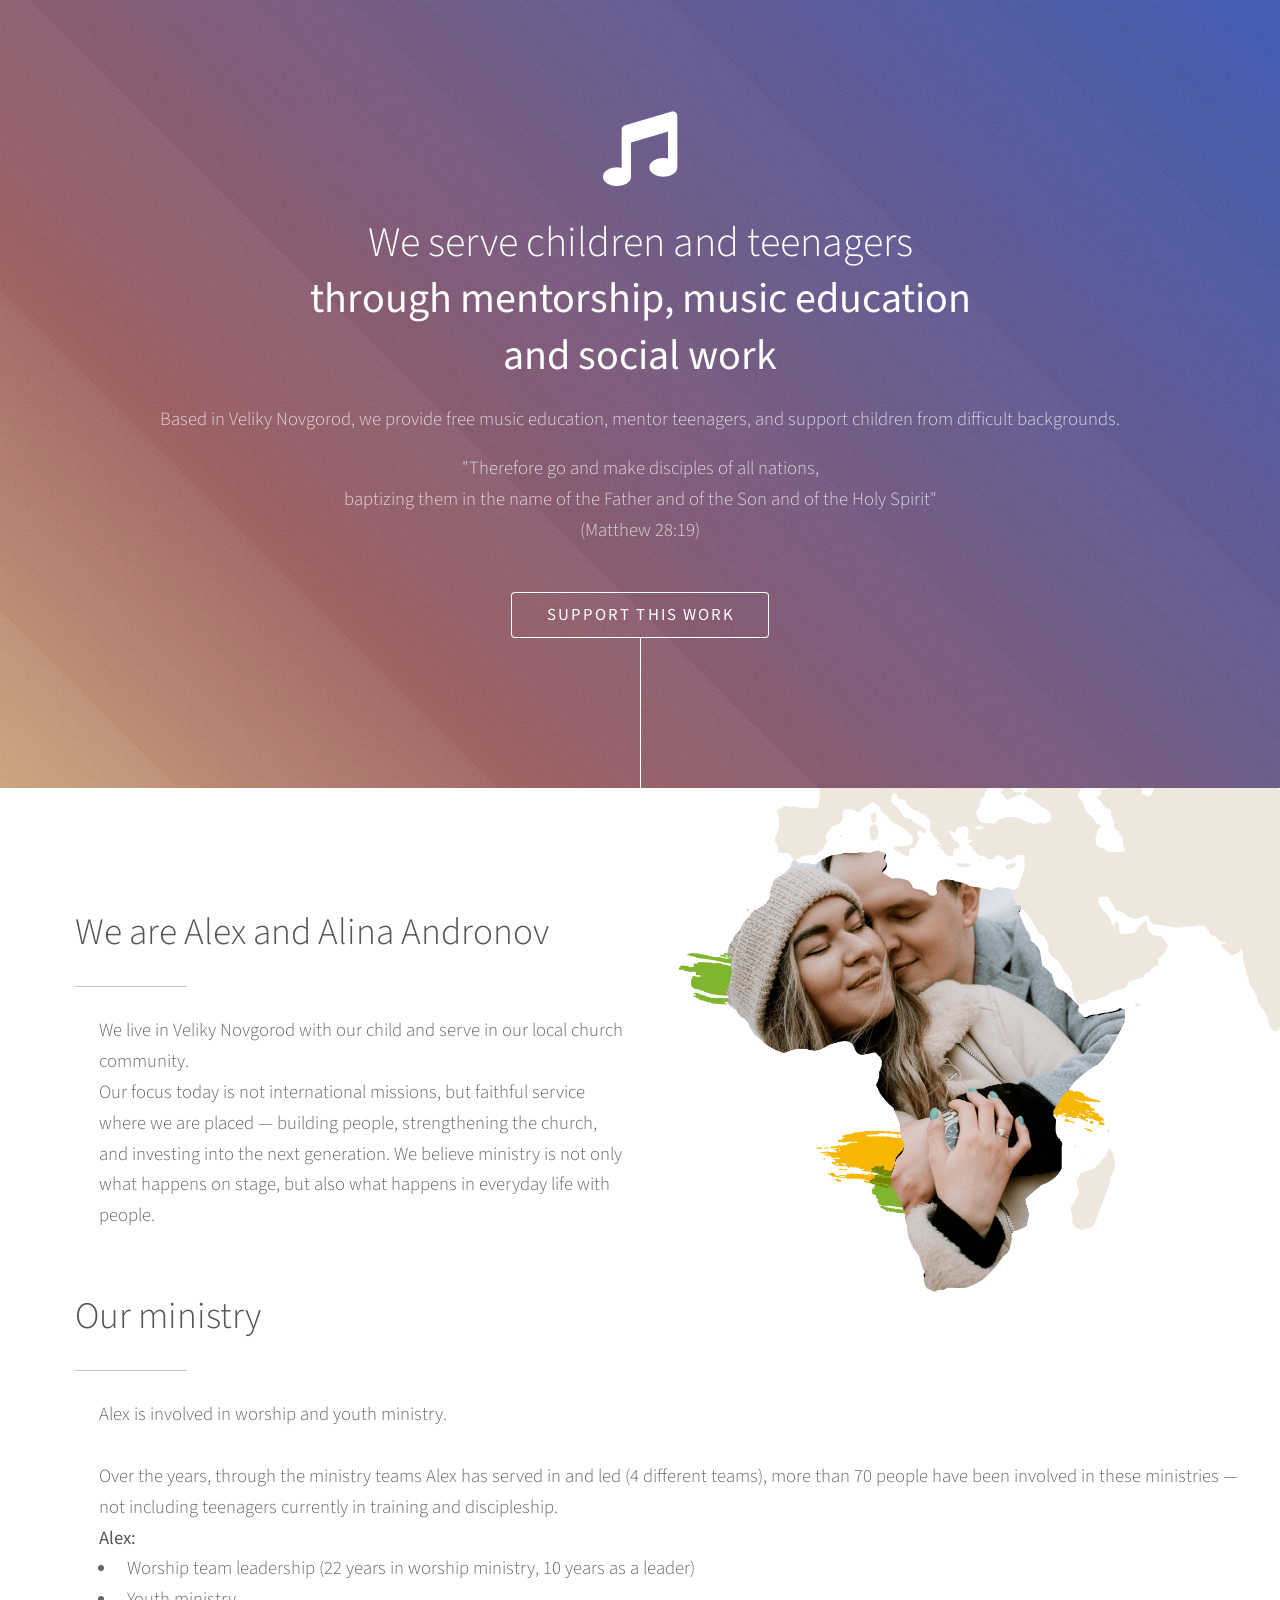
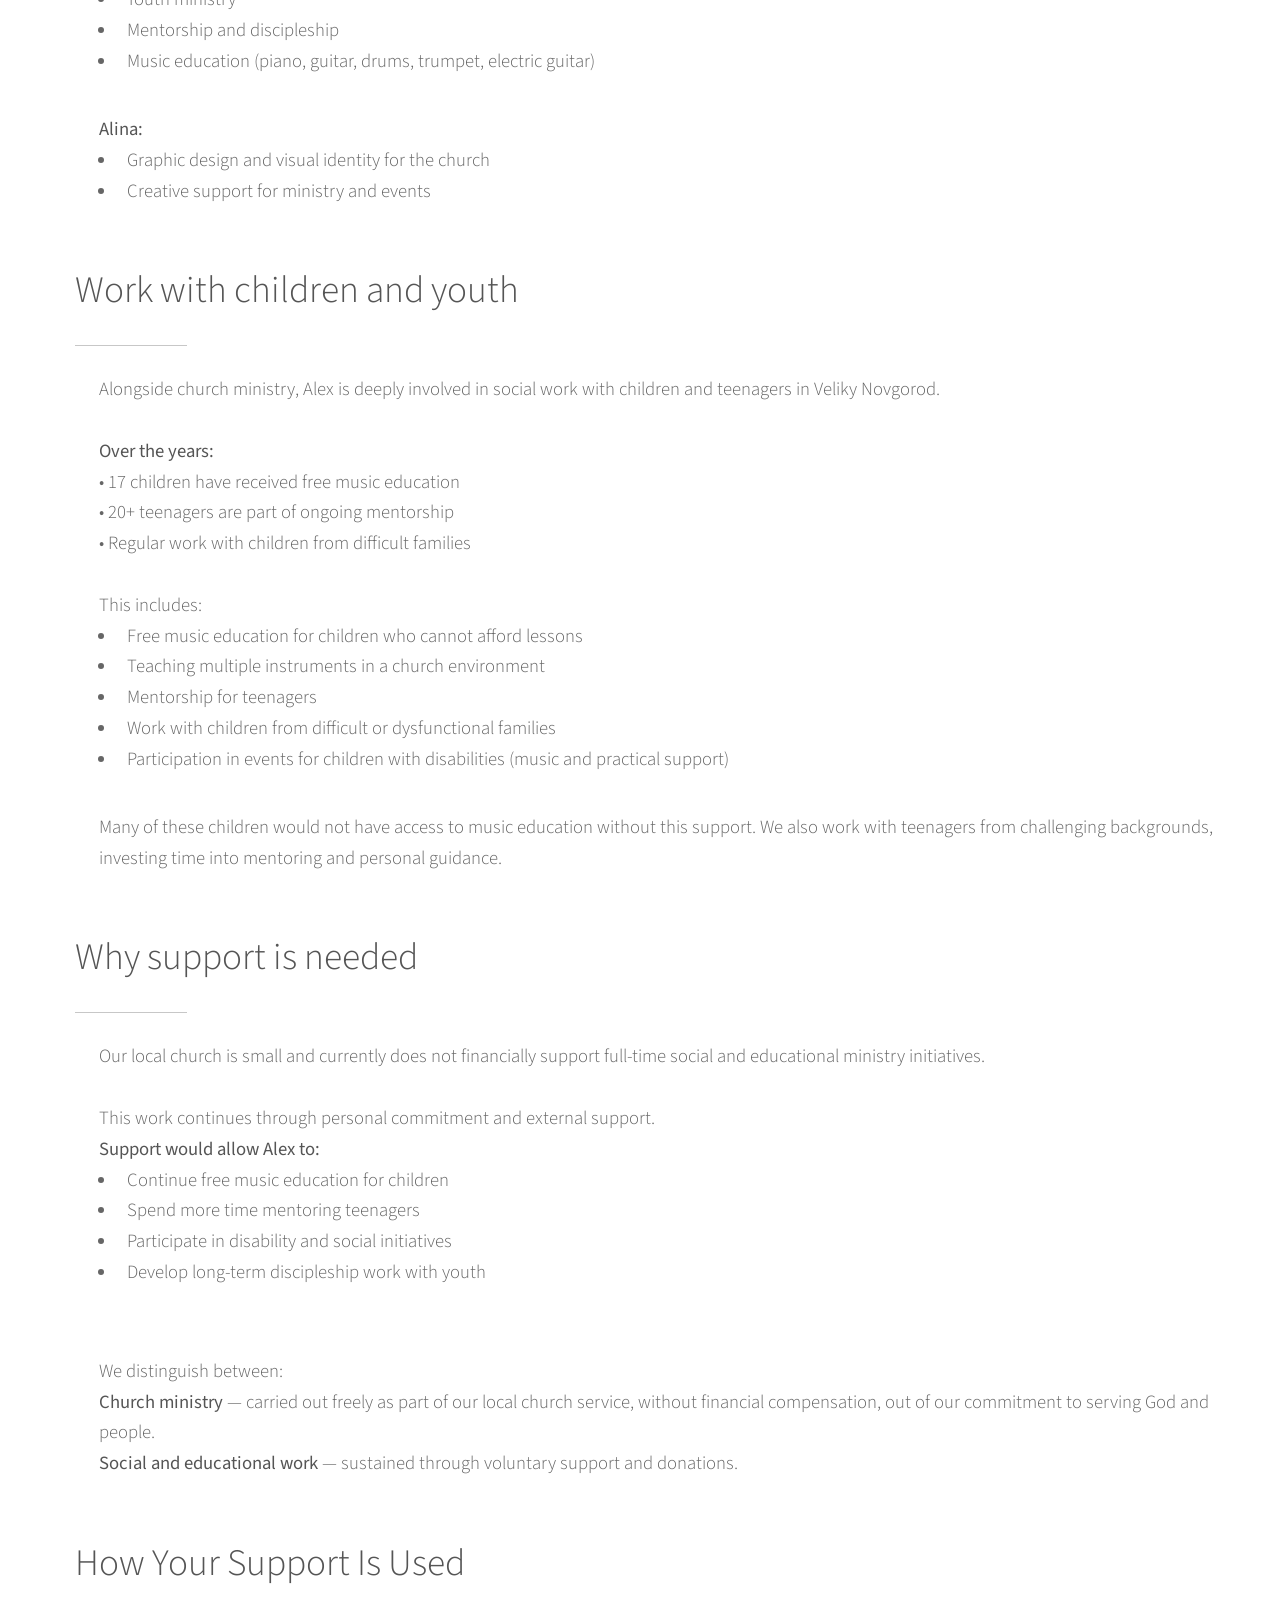
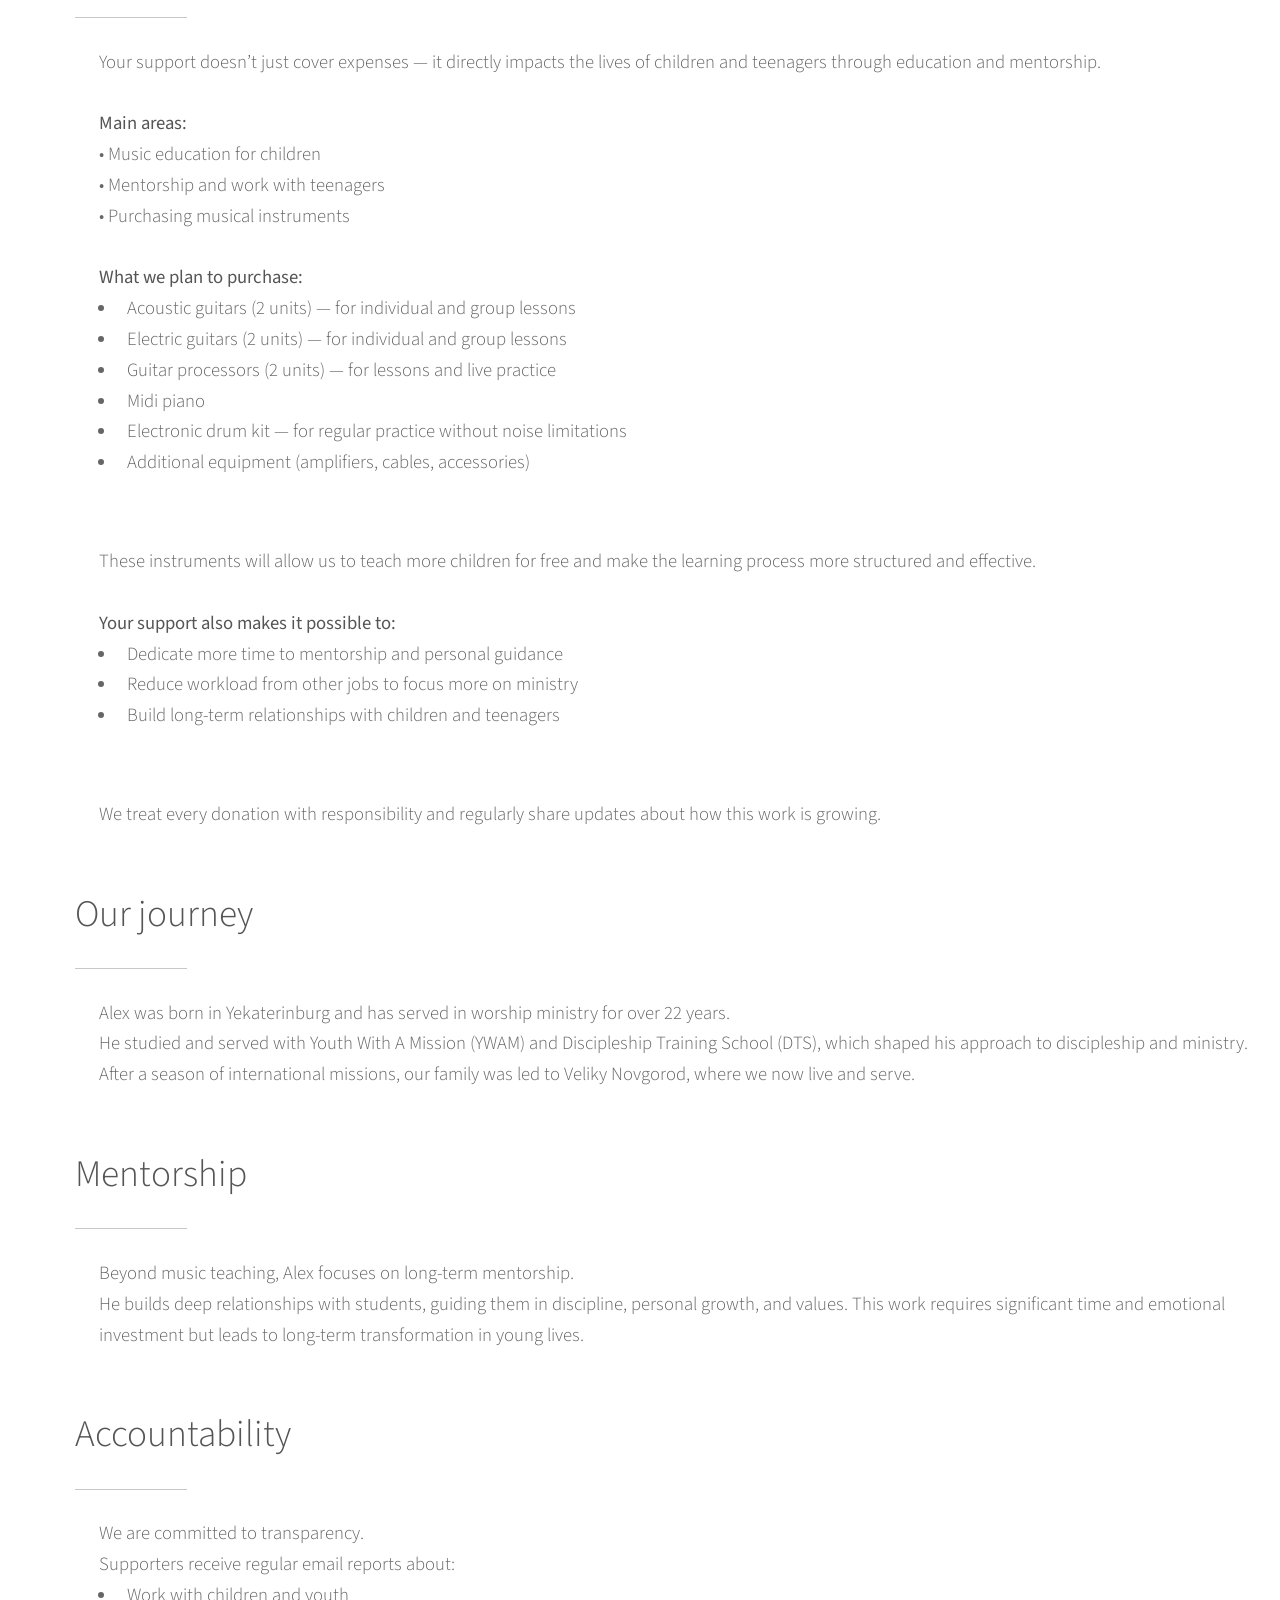
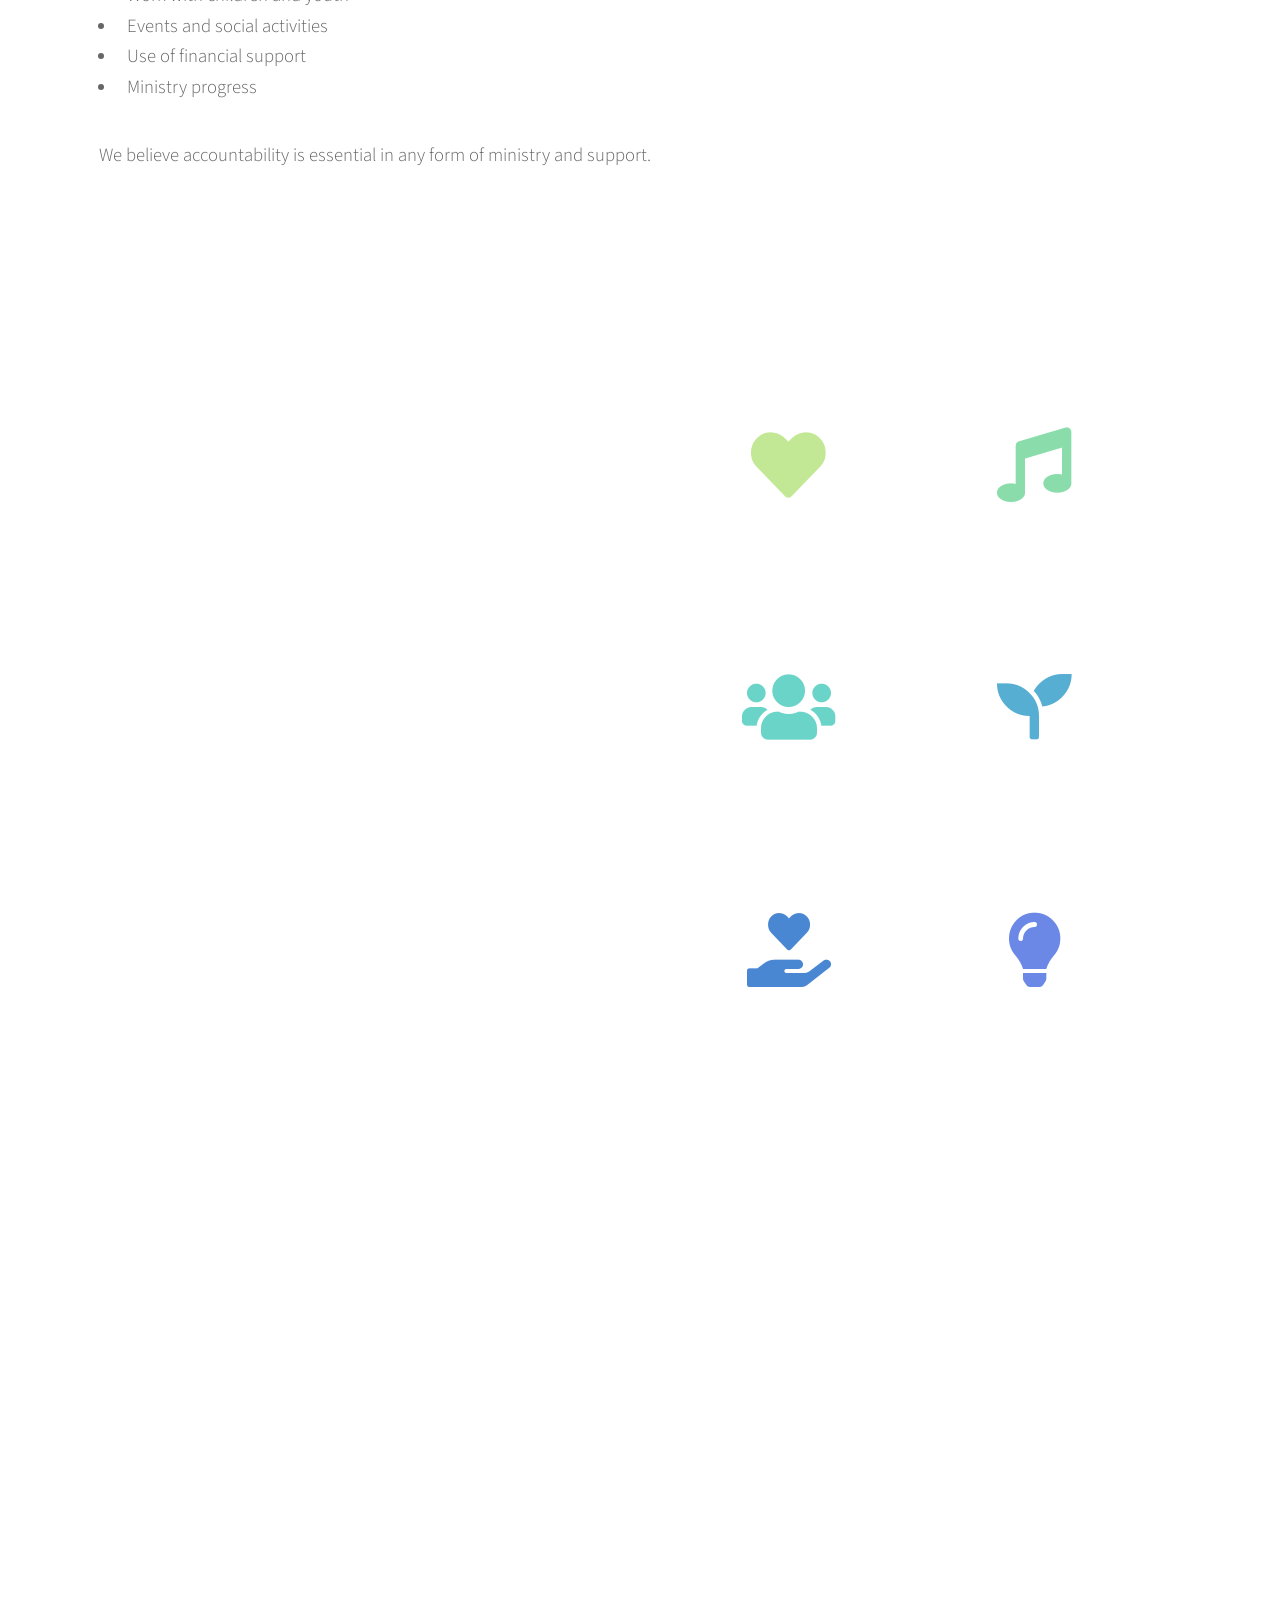
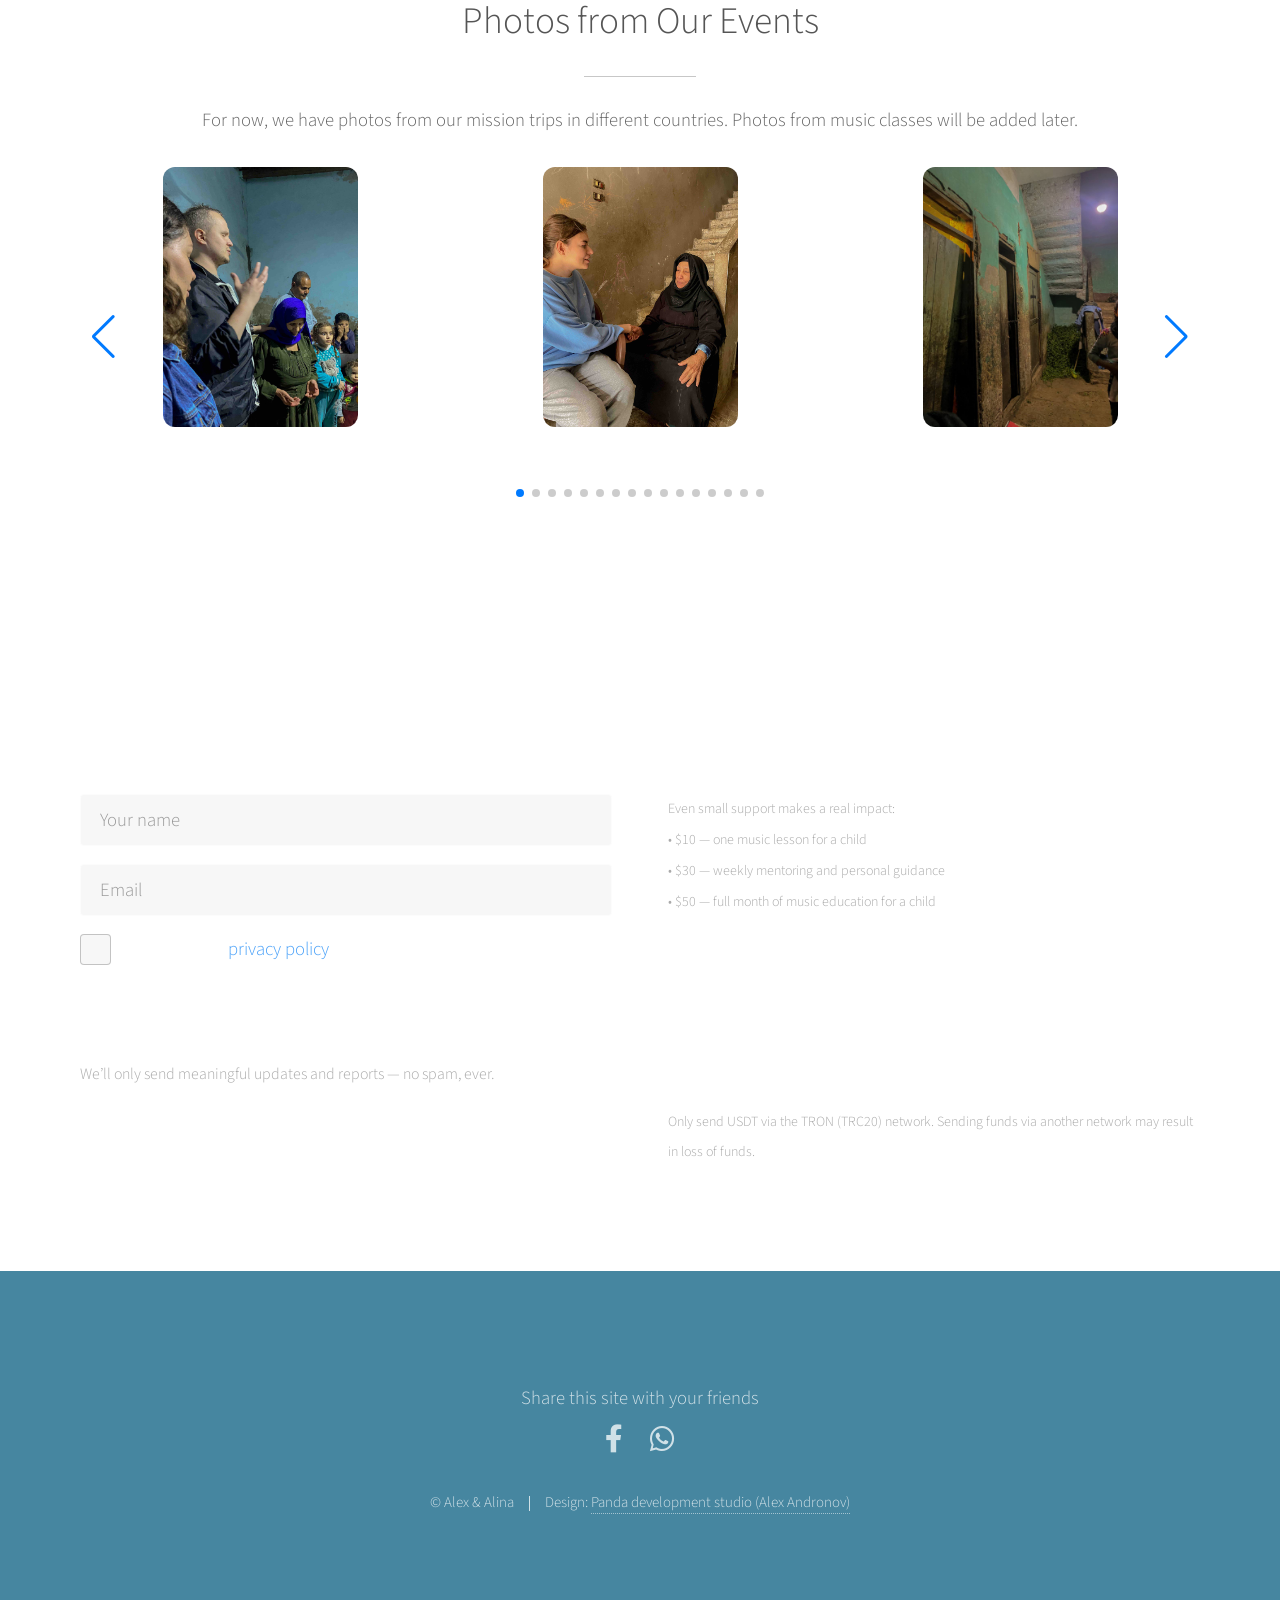
<file: index.html>
<!DOCTYPE HTML>

<html>
	<head>
		<title>Alex & Alina Andronov | Ministry, Teaching & Mentorship</title>

<meta charset="utf-8" />
<meta name="viewport" content="width=device-width, initial-scale=1, user-scalable=no" />

<meta name="description" content="Alex and Alina Andronov serve in local church ministry in Veliky Novgorod. Music education, worship leadership, youth mentoring, creative design, and social work with children and teenagers. Follow our journey and support our mission." />

<meta name="keywords" content="Alex and Alina Andronov, ministry, church, worship, mentorship, music education, youth ministry, Veliky Novgorod, discipleship, social work, Christian service" />

<meta name="author" content="Alex & Alina Andronov" />

<!-- IMPORTANT: new canonical URL -->
<link rel="canonical" href="https://alexandrandronov.github.io/alexandr_and_alina_missionaries/" />

<link rel="icon" type="image/x-icon" href="images/World.png" />

<!-- Open Graph -->
<meta property="og:type" content="website" />
<meta property="og:site_name" content="Alex & Alina Ministry" />
<meta property="og:title" content="Alex & Alina Andronov | Ministry, Teaching & Mentorship" />
<meta property="og:description" content="Church ministry, music education, youth mentoring, and social work with children in Veliky Novgorod. Follow our mission and support our work." />
<meta property="og:url" content="https://alexandrandronov.github.io/alexandr_and_alina_missionaries/" />
<meta property="og:image" content="https://alexandrandronov.github.io/alexandr_and_alina_missionaries/images/a_and_a.png" />
<meta property="og:image:width" content="1200" />
<meta property="og:image:height" content="630" />

<!-- Twitter Card -->
<meta name="twitter:card" content="summary_large_image" />
<meta name="twitter:title" content="Alex & Alina Andronov | Ministry & Mentorship" />
<meta name="twitter:description" content="Worship ministry, music education, youth mentoring, and creative service in Veliky Novgorod." />
<meta name="twitter:image" content="https://alexandrandronov.github.io/alexandr_and_alina_missionaries/images/a_and_a.png" />



<link rel="stylesheet" href="assets/css/main.css" />
<noscript><link rel="stylesheet" href="assets/css/noscript.css" /></noscript>






		
<!-- Yandex.Metrika counter -->
<script type="text/javascript">
    (function(m,e,t,r,i,k,a){
        m[i]=m[i]||function(){(m[i].a=m[i].a||[]).push(arguments)};
        m[i].l=1*new Date();
        for (var j = 0; j < document.scripts.length; j++) {if (document.scripts[j].src === r) { return; }}
        k=e.createElement(t),a=e.getElementsByTagName(t)[0],k.async=1,k.src=r,a.parentNode.insertBefore(k,a)
    })(window, document,'script','https://mc.yandex.ru/metrika/tag.js?id=108722369', 'ym');

    ym(108722369, 'init', {ssr:true, webvisor:true, clickmap:true, ecommerce:"dataLayer", referrer: document.referrer, url: location.href, accurateTrackBounce:true, trackLinks:true});
</script>
<noscript><div><img src="https://mc.yandex.ru/watch/108722369" style="position:absolute; left:-9999px;" alt="" /></div></noscript>
<!-- /Yandex.Metrika counter -->








		<link rel="stylesheet" href="https://cdn.jsdelivr.net/npm/swiper@10/swiper-bundle.min.css"/>
<!-- Стили Fancybox -->
		<link rel="stylesheet" href="https://cdn.jsdelivr.net/npm/@fancyapps/ui@4.0/dist/fancybox.css" />


	</head>


	<body class="is-preload">

		<!-- Header -->
			<section id="header">
				<div class="inner">
					<span class="icon solid major fa-music"></span>
					<h1>
      We serve children and teenagers <br>
      <strong>through mentorship, music education <br> and social work</strong>
    </h1>

    <p>
      Based in Veliky Novgorod, we provide free music education, 
      mentor teenagers, and support children from difficult backgrounds.
    </p>

    <p>
      "Therefore go and make disciples of all nations,<br> 
      baptizing them in the name of the Father and of the Son and of the Holy Spirit"<br>
      (Matthew 28:19)
    </p>
					<ul class="actions special">
						<li><a href="#four" class="button">Support this work</a></li>
					</ul>
				</div>
			</section>

		<!-- One -->
	<section id="one" class="main style1">
  <div style="width: 100%;" class="container main_div_1">
    <div class="row gtr-150">

      <!-- БЛОК 1: КТО МЫ СЕЙЧАС -->
      <div class="learning_dts col-6 col-12-medium">
        <header class="major">
          <h2>We are Alex and Alina Andronov</h2>
        </header>

        <div class="section_show_more" style="padding: 0 24px;">
          We live in Veliky Novgorod with our child and serve in our local church community.

          <div class="hide_content">
            Our focus today is not international missions, but faithful service where we are placed — building people, strengthening the church, and investing into the next generation.

            We believe ministry is not only what happens on stage, but also what happens in everyday life with people.
          </div>
        </div>
      </div>

      <!-- фото -->
      <div style="margin: 0; padding: 0;" class="col-6 col-12-medium imp-medium">
        <span style="padding: 0; margin: 0;" class="image fit">
          <img src="images/a_and_a.png" alt="" />
        </span>
      </div>
    </div>

    <!-- БЛОК 2: СЛУЖЕНИЕ -->
   <div style="margin-top: 0; margin-bottom: 60px;" class="learning_dts_2 col-6 col-12-medium section_show_more">

  <header class="major">
    <h2>Our ministry</h2>
  </header>

  <div style="padding: 0 24px;">
    Alex is involved in worship and youth ministry.

    <br><br>

    Over the years, through the ministry teams Alex has served in and led (4 different teams), more than 70 people have been involved in these ministries — not including teenagers currently in training and discipleship.

    <div class="hide_content">

      <strong>Alex:</strong>
      <ul>
        <li>Worship team leadership (22 years in worship ministry, 10 years as a leader)</li>
        <li>Youth ministry</li>
        <li>Mentorship and discipleship</li>
        <li>Music education (piano, guitar, drums, trumpet, electric guitar)</li>
      </ul>

      <strong>Alina:</strong>
      <ul>
        <li>Graphic design and visual identity for the church</li>
        <li>Creative support for ministry and events</li>
      </ul>

    </div>
  </div>

</div>

    <!-- БЛОК 3: ДЕТИ И СОЦИАЛЬНАЯ РАБОТА -->
  <div style="margin-top: 0; margin-bottom: 60px;" class="learning_dts_2 col-6 col-12-medium section_show_more">

  <header class="major">
    <h2>Work with children and youth</h2>
  </header>

  <div style="padding: 0 24px;">

    Alongside church ministry, Alex is deeply involved in social work with children and teenagers in Veliky Novgorod.

    <br><br>

    <strong>Over the years:</strong><br>
    • 17 children have received free music education<br>
    • 20+ teenagers are part of ongoing mentorship<br>
    • Regular work with children from difficult families

    <div class="hide_content">

      <br>
      This includes:
      <ul>
        <li>Free music education for children who cannot afford lessons</li>
        <li>Teaching multiple instruments in a church environment</li>
        <li>Mentorship for teenagers</li>
        <li>Work with children from difficult or dysfunctional families</li>
        <li>Participation in events for children with disabilities (music and practical support)</li>
      </ul>

      Many of these children would not have access to music education without this support.

      We also work with teenagers from challenging backgrounds, investing time into mentoring and personal guidance.

    </div>
  </div>

</div>

    <!-- БЛОК 4: ПОЧЕМУ НУЖНА ПОДДЕРЖКА -->
    <div style="margin-top: 0; margin-bottom: 60px;" class="learning_dts_2 col-6 col-12-medium section_show_more">

      <header class="major">
        <h2>Why support is needed</h2>
      </header>

      <div style="padding: 0 24px;">
        Our local church is small and currently does not financially support full-time social and educational ministry initiatives.

        <br><br>

        This work continues through personal commitment and external support.

        <div class="hide_content">

          <strong>Support would allow Alex to:</strong>
          <ul>
            <li>Continue free music education for children</li>
            <li>Spend more time mentoring teenagers</li>
            <li>Participate in disability and social initiatives</li>
            <li>Develop long-term discipleship work with youth</li>
          </ul>

          <br>

          We distinguish between:
          <br>
          <strong>Church ministry</strong> — carried out freely as part of our local church service, without financial compensation, out of our commitment to serving God and people.<br>
          <strong>Social and educational work</strong> — sustained through voluntary support and donations.

        </div>
      </div>

    </div>

      <!-- BLOCK: HOW SUPPORT IS USED -->
<div style="margin-top: 0; margin-bottom: 60px;" class="learning_dts_2 col-6 col-12-medium section_show_more">

  <header class="major">
    <h2>How Your Support Is Used</h2>
  </header>

  <div style="padding: 0 24px;">

    Your support doesn’t just cover expenses — it directly impacts the lives of children and teenagers through education and mentorship.

    <br><br>

    <strong>Main areas:</strong><br>
    • Music education for children<br>
    • Mentorship and work with teenagers<br>
    • Purchasing musical instruments

    <div class="hide_content">

      <br>

      <strong>What we plan to purchase:</strong>
      <ul>
        <li>Acoustic guitars (2 units) — for individual and group lessons</li>
        <li>Electric guitars (2 units) — for individual and group lessons</li>
        <li>Guitar processors (2 units) — for lessons and live practice</li>
        <li>Midi piano</li>
        <li>Electronic drum kit — for regular practice without noise limitations</li>
        <li>Additional equipment (amplifiers, cables, accessories)</li>
      </ul>

      <br>

      These instruments will allow us to teach more children for free and make the learning process more structured and effective.

      <br><br>

      <strong>Your support also makes it possible to:</strong>
      <ul>
        <li>Dedicate more time to mentorship and personal guidance</li>
        <li>Reduce workload from other jobs to focus more on ministry</li>
        <li>Build long-term relationships with children and teenagers</li>
      </ul>

      <br>

      We treat every donation with responsibility and regularly share updates about how this work is growing.

    </div>

  </div>

</div>




    <!-- БЛОК 5: ПУТЬ -->
    <div style="margin-top: 0; margin-bottom: 60px;" class="learning_dts_2 col-6 col-12-medium section_show_more">

      <header class="major">
        <h2>Our journey</h2>
      </header>

      <div style="padding: 0 24px;">
        Alex was born in Yekaterinburg and has served in worship ministry for over 22 years.

        <div class="hide_content">
          He studied and served with Youth With A Mission (YWAM) and Discipleship Training School (DTS), which shaped his approach to discipleship and ministry.

          After a season of international missions, our family was led to Veliky Novgorod, where we now live and serve.
        </div>
      </div>

    </div>

    <!-- БЛОК 6: НАСТАВНИЧЕСТВО -->
    <div style="margin-top: 0; margin-bottom: 60px;" class="learning_dts_2 col-6 col-12-medium section_show_more">

      <header class="major">
        <h2>Mentorship</h2>
      </header>

      <div style="padding: 0 24px;">
        Beyond music teaching, Alex focuses on long-term mentorship.

        <div class="hide_content">
          He builds deep relationships with students, guiding them in discipline, personal growth, and values.

          This work requires significant time and emotional investment but leads to long-term transformation in young lives.
        </div>
      </div>

    </div>

    <!-- БЛОК 7: ПОДОТЧЕТНОСТЬ -->
    <div style="margin-top: 0; margin-bottom: 60px;" class="learning_dts_2 col-6 col-12-medium section_show_more">

      <header class="major">
        <h2>Accountability</h2>
      </header>

      <div style="padding: 0 24px;">
        We are committed to transparency.

        <div class="hide_content">
          Supporters receive regular email reports about:
          <ul>
            <li>Work with children and youth</li>
            <li>Events and social activities</li>
            <li>Use of financial support</li>
            <li>Ministry progress</li>
          </ul>

          We believe accountability is essential in any form of ministry and support.
        </div>
      </div>


    </div>

  </div>
</section>





<!-- Two -->
<section id="two" class="main style2">
  <div class="container">
    <div class="row gtr-150">

      <div class="col-6 col-12-medium">

        <header class="header_for_mobile major">
          <h2>How we serve in practice</h2>
        </header>

        <br>

        <header class="header_for_mobile major">
          <h3>Alex</h3>
        </header>

        <p><b>Areas of ministry and service:</b></p>

        <ul>
          <li>Worship ministry leadership in the local church</li>
          <li>Music education as part of discipleship and mentoring</li>
          <li>Youth ministry and personal guidance</li>
          <li>Mentorship and long-term discipleship relationships</li>
        </ul>

        <p>
          Music is not just a skill — it is a tool for building relationships, shaping character, and walking alongside people in their personal growth journey.
        </p>

        <header class="header_for_mobile major">
          <h3>Alina</h3>
        </header>

        <p><b>Creative service in ministry:</b></p>

        <ul>
          <li>Graphic design and visual identity for the church</li>
          <li>Creative support for events and ministry activities</li>
          <li>Visual communication for outreach and community projects</li>
        </ul>

        <p>
          Her work helps the church communicate clearly and beautifully, supporting both internal ministry and external outreach.
        </p>

        <ul class="actions special">
          <li><a href="#four" class="button wide">Support</a></li>
        </ul>

      </div>

      <div class="col-6 col-12-medium">
        <ul class="we_can major-icons">
          <li><span class="icon solid style1 major fa-heart"></span></li>
          <li><span class="icon solid style2 major fa-music"></span></li>
          <li><span class="icon solid style3 major fa-users"></span></li>
          <li><span class="icon solid style4 major fa-seedling"></span></li>
          <li><span class="icon solid style5 major fa-hand-holding-heart"></span></li>
          <li><span class="icon solid style6 major fa-lightbulb"></span></li>
        </ul>
      </div>

    </div>
  </div>
</section>





	<!-- Three -->
<section id="three" class="main style1 special">
  <div class="container container_slider">
    <header class="major">
      <h2>Photos from Our Events</h2>
      </header>
      <small>For now, we have photos from our mission trips in different countries. Photos from music classes will be added later.</small>
      <br>
      <br>

    <div class="swiper myGallerySwiper">
      <div class="swiper-wrapper">

        <div class="swiper-slide">
          <a class="gallery-item" data-fancybox="gallery" data-type="image" href="images/photo_12.jpg">
            <img src="images/photo_12.jpg" alt="">
          </a>
        </div>

        <div class="swiper-slide">
          <a class="gallery-item" data-fancybox="gallery" data-type="image" href="images/photo_14.jpg">
            <img src="images/photo_14.jpg" alt="">
          </a>
        </div>

        <div class="swiper-slide">
          <a class="gallery-item" data-fancybox="gallery" data-type="image" href="images/photo_23.jpg">
            <img src="images/photo_23.jpg" alt="">
          </a>
        </div>

        <div class="swiper-slide">
          <a class="gallery-item" data-fancybox="gallery" data-type="image" href="images/photo_24.jpg">
            <img src="images/photo_24.jpg" alt="">
          </a>
        </div>

        <div class="swiper-slide">
          <a class="gallery-item" data-fancybox="gallery" data-type="image" href="images/photo_25.jpg">
            <img src="images/photo_25.jpg" alt="">
          </a>
        </div>

        <div class="swiper-slide">
          <a class="gallery-item" data-fancybox="gallery" data-type="image" href="images/photo_26.jpg">
            <img src="images/photo_26.jpg" alt="">
          </a>
        </div>

        <div class="swiper-slide">
          <a class="gallery-item" data-fancybox="gallery" data-type="image" href="images/photo_27.jpg">
            <img src="images/photo_27.jpg" alt="">
          </a>
        </div>

        <div class="swiper-slide">
          <a class="gallery-item" data-fancybox="gallery" data-type="image" href="images/photo_18.jpg">
            <img src="images/photo_18.jpg" alt="">
          </a>
        </div>

        <div class="swiper-slide">
          <a class="gallery-item" data-fancybox="gallery" data-type="image" href="images/photo_19.jpg">
            <img src="images/photo_19.jpg" alt="">
          </a>
        </div>

        <div class="swiper-slide">
          <a class="gallery-item" data-fancybox="gallery" data-type="image" href="images/photo_20.jpg">
            <img src="images/photo_20.jpg" alt="">
          </a>
        </div>

        <div class="swiper-slide">
          <a class="gallery-item" data-fancybox="gallery" data-type="image" href="images/photo_21.jpg">
            <img src="images/photo_21.jpg" alt="">
          </a>
        </div>

        <div class="swiper-slide">
          <a class="gallery-item" data-fancybox="gallery" data-type="image" href="images/photo_22.jpg">
            <img src="images/photo_22.jpg" alt="">
          </a>
        </div>

        <div class="swiper-slide">
          <a class="gallery-item" data-fancybox="gallery" data-type="image" href="images/photo_15.jpg">
            <img src="images/photo_15.jpg" alt="">
          </a>
        </div>

        <div class="swiper-slide">
          <a class="gallery-item" data-fancybox="gallery" data-type="image" href="images/photo_16.jpg">
            <img src="images/photo_16.jpg" alt="">
          </a>
        </div>

        <div class="swiper-slide">
          <a class="gallery-item" data-fancybox="gallery" data-type="image" href="images/photo_17.jpg">
            <img src="images/photo_17.jpg" alt="">
          </a>
        </div>

        <div class="swiper-slide">
          <a class="gallery-item" data-fancybox="gallery" data-type="image" href="images/photo_8.jpg">
            <img src="images/photo_8.jpg" alt="">
          </a>
        </div>

      </div>

      <!-- controls -->
      <div class="swiper-button-prev"></div>
      <div class="swiper-button-next"></div>
      <div class="swiper-pagination"></div>

    </div>
  </div>
</section>


<style>
.myGallerySwiper {
  width: 100%;
  padding-bottom: 80px; 
}

.myGallerySwiper .swiper-slide {
  display: flex;
  justify-content: center;
  align-items: center;
}

.myGallerySwiper img {
  width: 100%;
  height: 260px;
  object-fit: cover;
  border-radius: 12px;
  display: block;
}

 /* пагинация */
.myGallerySwiper .swiper-pagination {
  bottom: 0 !important;  
  top: auto !important;
  position: absolute;
}

/* если точки всё равно мешают — можно чуть поднять */
.myGallerySwiper .swiper-pagination {
  transform: translateY(0px);
}

  .container_slider img:focus {
  outline: none !important;
	}
	a:visited {
	  outline: none;
	}
	.container_slider img:focus {
	  outline: none !important;
	}

.container_slider img:focus, 
.container_slider img:active {
  outline: none !important;
}

a:focus, 
a:active {
  outline: none !important;
}

a:visited {
  outline: none;
}
.container_slider a, .container_slider img {
	text-decoration: none !important;
	border: none !important;
}
</style>










			<!-- form for subscribe -->
			<section id="four" class="main style2">
				<div class="container">
					<div class="row gtr-150">
					<div class="col-6 col-12-medium">
						
				<h3>
				If you’d like to support us or receive updates about our ministry, feel free to leave your email
				</h3>
				<form id="contactForm">
						<div class="row gtr-uniform gtr-50">

							<div class="col-12 col-12-xsmall">
								<input type="text" id="name" name="name" required placeholder="Your name" />
							</div>

							<div class="col-12 col-12-xsmall">
								<input type="email" id="email" name="email" required placeholder="Email" />
							</div>

							<div class="col-12">
								<input type="checkbox" id="consent" required>
								<label style="color: white;" for="consent">
									I agree to the
									<a href="privacy-policy.html" style="color:#4CA2F8;">
										privacy policy
									</a>
								</label>
							</div>

							<div class="col-12">
								<ul class="actions special">
									<li>
										<button type="submit" class="button wide">
											Send
										</button>
									</li>
								</ul>
							</div>

							<div class="col-12">
								<p style="font-size: 0.85em; color: #aaa; margin-top: 10px;">
								We’ll only send meaningful updates and reports — no spam, ever.
								</p>
							</div>

						</div>
					</form>

				</div>



				<div class="col-6 col-12-medium">

					  <div class="main_support main special">

					    <h3>
					      If you would like to support our family financially, you can do so using cryptocurrency (USDT)
					    </h3>

              <p style="margin-top: 10px; margin-bottom: 15px; color:#aaa; font-size:14px;">
                Even small support makes a real impact:
                <br>
                • $10 — one music lesson for a child<br>
                • $30 — weekly mentoring and personal guidance<br>
                • $50 — full month of music education for a child
                </p>

					    <p style="margin-bottom: 10px;">
					      Please make sure to use the correct network when sending funds.
					    </p>

					    <p style="margin-bottom: 0;">
					      <strong>Asset:</strong> USDT
					    </p>

					    <p style="margin-bottom: 0;">
					      <strong>Network:</strong> TRON (TRC20)
					    </p>

					    <p style="margin-bottom: 0;">
					      <strong>Wallet address:</strong>
					    </p>

					    <div class="wrapper_for_number_wallet">
					      <p id="text_for_copy" style="font-size: 14px; margin: 0;">
					        TLf8BEgxqNnPxD4bpNH6rViqe6uPh2f5ow
					      </p>
					      <button class="button_copy" id="copy">
					        <i class="fas fa-copy"></i>
					      </button>
					    </div>

					    <p style="font-size: 14px; margin-top: 10px; color: #aaa;">
					      Only send USDT via the TRON (TRC20) network. Sending funds via another network may result in loss of funds.
					    </p>

					  </div>
					</div>
 
			</div>
			</div>
			</section>




<div id="copyToast" class="copy-toast">Copied ✔</div>


<script>
	document.getElementById('copy').addEventListener('click', function () {
  const walletText = document.getElementById('text_for_copy').innerText;

  navigator.clipboard.writeText(walletText).then(() => {
    showCopyToast();
  });
});

function showCopyToast() {
  const toast = document.getElementById('copyToast');

  toast.classList.add('show');

  setTimeout(() => {
    toast.classList.remove('show');
  }, 1500);
}
</script>













<!-- SUCCESS -->
<div style="z-index: 3;" class="mainreg-popup-notification" id="mainregSuccessPopup">
  <div class="mainreg-popup-content">
    <p>Your request has been successfully submitted! ✅<br><br>
    We will contact you shortly 📧</p>
    <button class="mainreg-popup-close-btn" onclick="closePopup('mainregSuccessPopup')">Close</button>
  </div>
</div>

<!-- ERROR -->
<div style="z-index: 2;" class="mainreg-popup-notification" id="mainregErrorPopup">
  <div class="mainreg-popup-content">
    <p>Submission failed ⚠️<br><br>Please try again later</p>
    <button class="mainreg-popup-close-btn" onclick="closePopup('mainregErrorPopup')">Close</button>
  </div>
</div>

<!-- LOADING -->
<div style="z-index: 1;" class="mainreg-popup-notification" id="mainregLoadingPopup">
  <div class="mainreg-popup-content">
    <p><span class="loading-icon">⏳</span>Sending data...<br>Please wait...</p>
  </div>
</div>



<script>
const scriptURL = 'https://script.google.com/macros/s/AKfycbwNkKJ-9nQO0ojvkdZ91oqJJSTqOKtVhve7hClQVE2Y1I4wfAFA7_UFC5GrVYpjPpQi/exec';

document.getElementById('contactForm').addEventListener('submit', function(e) {
  e.preventDefault();

   // Показать уведомление ожидания на 3 секунды
  const loadingPopupId = 'mainregLoadingPopup';
  showPopup(loadingPopupId);
  setTimeout(() => closePopup(loadingPopupId), 5000);

  const formData = {
    name: document.getElementById('name').value.trim(),
    email: document.getElementById('email').value.trim(),
    consent: document.getElementById('consent').checked ? "✅ Yes" : "❌ No"
  };

  fetch(scriptURL, {
    method: 'POST',
    body: JSON.stringify(formData)
  })
  .then(res => res.text())
  .then(() => {
    showPopup('mainregSuccessPopup');
    document.getElementById('contactForm').reset();
  })
  .catch(() => {
    showPopup('mainregErrorPopup');
  });
});

function showPopup(id) {
  const el = document.getElementById(id);
  el.style.display = 'block';

  setTimeout(() => {
    el.style.display = 'none';
  }, 5000);
}

function closePopup(id) {
  document.getElementById(id).style.display = 'none';
}


// ========================
// КАПИТАЛИЗАЦИЯ ПЕРВОЙ БУКВЫ
// ========================
function capitalizeFirstLetter(input) {
    input.value = input.value.split(" ").map(w => w.charAt(0).toUpperCase() + w.slice(1).toLowerCase()).join(" ");
}

['name'].forEach(id => {
    const el = document.getElementById(id);
    if (el) el.addEventListener('blur', () => capitalizeFirstLetter(el));
});
</script>







		<!-- Footer -->
			<section id="footer">
				<div style="margin-bottom: 10px;">Share this site with your friends</div>
				<ul class="icons">
					<li><a href="https://www.facebook.com/sharer/sharer.php?u=ywam-rostov.github.io/alexandr_and_alina" class="icon brands alt fa-facebook-f" target="blank_"><span class="label">Facebook</span></a></li>
					<li><a href="https://wa.me/?text=ywam-rostov.github.io/alexandr_and_alina" class="icon brands alt fa-whatsapp" target="blank_"><span class="label">whatsapp</span></a></li>
				</ul>
				<ul class="copyright">
					<li>&copy; Alex & Alina</li><li>Design: <a href="https://pandadevco.com" target="blank_">Panda development studio (Alex Andronov)</a></li>
				</ul>
			</section>

		<!-- Scripts -->
			<script src="assets/js/jquery.min.js"></script>
			<script src="assets/js/jquery.scrolly.min.js"></script>
			<script src="assets/js/browser.min.js"></script>
			<script src="assets/js/breakpoints.min.js"></script>
			<script src="assets/js/util.js"></script>
			<script src="assets/js/main.js"></script>






<!-- carousel карусель -->
<!-- Скрипт Fancybox -->
<script src="https://cdn.jsdelivr.net/npm/@fancyapps/ui@4.0/dist/fancybox.umd.js"></script>
<script src="https://cdn.jsdelivr.net/npm/swiper@10/swiper-bundle.min.js"></script>

<script>
document.addEventListener("DOMContentLoaded", function () {

  const swiper = new Swiper('.myGallerySwiper', {
    loop: true,

    slidesPerView: 1,
    spaceBetween: 20,

    autoplay: {
      delay: 4000,
      disableOnInteraction: false,
    },

    navigation: {
      nextEl: '.swiper-button-next',
      prevEl: '.swiper-button-prev',
    },

    pagination: {
      el: '.swiper-pagination',
      clickable: true,
    },

    breakpoints: {
      768: {
        slidesPerView: 2,
      },
      1024: {
        slidesPerView: 3,
      },
    }
  });

});
</script>

<!-- carousel карусель fancybox -->
<script>
	document.addEventListener("DOMContentLoaded", function () {
  // Инициализация Fancybox
 Fancybox.bind('[data-fancybox="gallery"]', {

  loop: true,

  Carousel: {
    preload: 5 
  },

  arrows: true,
  infobar: true,
  toolbar: true,

  buttons: ['zoom', 'close'],

  transitionEffect: 'fade',
  transitionDuration: 300,

  closeClick: 'outside',

  keyboard: true,
  zoom: true,

  Thumbs: true,

  Toolbar: {
    display: ["counter", "zoom", "fullscreen", "close"]
  },

  dragToClose: true
});
});
</script>

	</body>
</html>
</file>
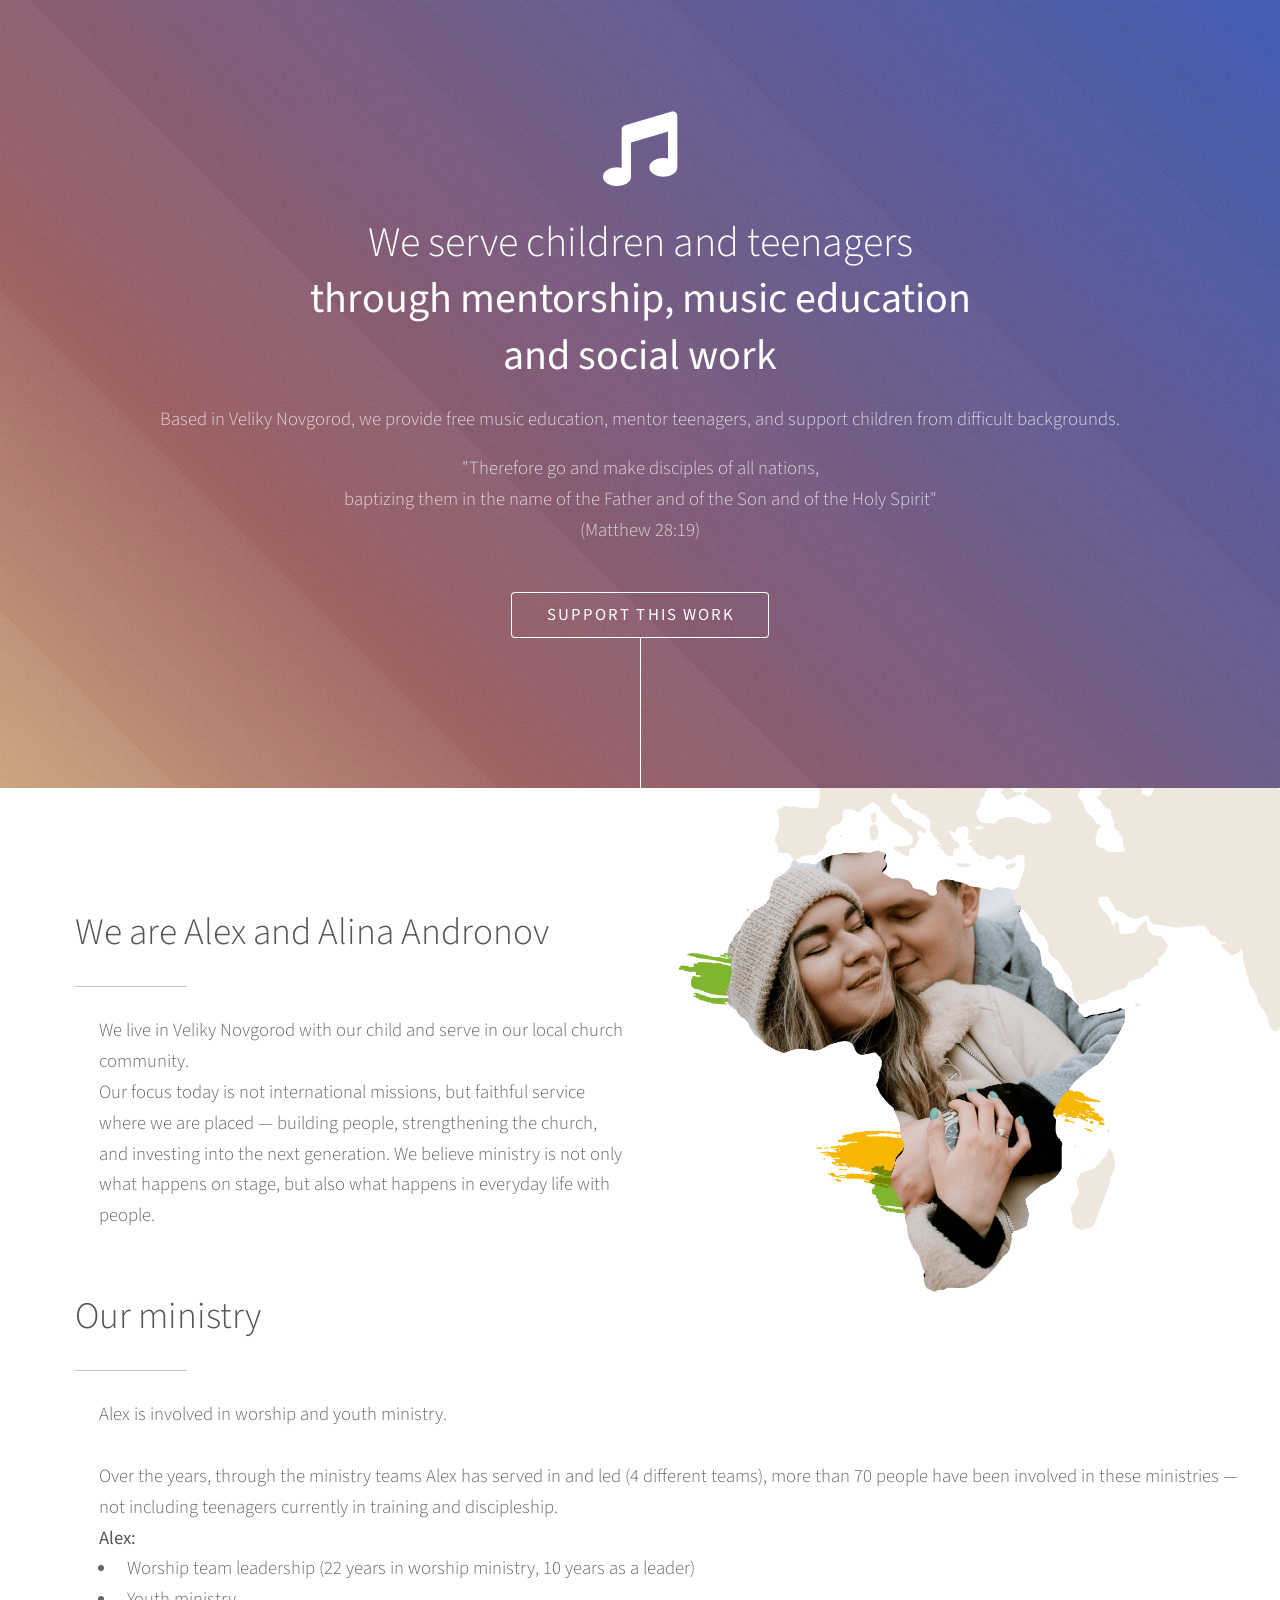
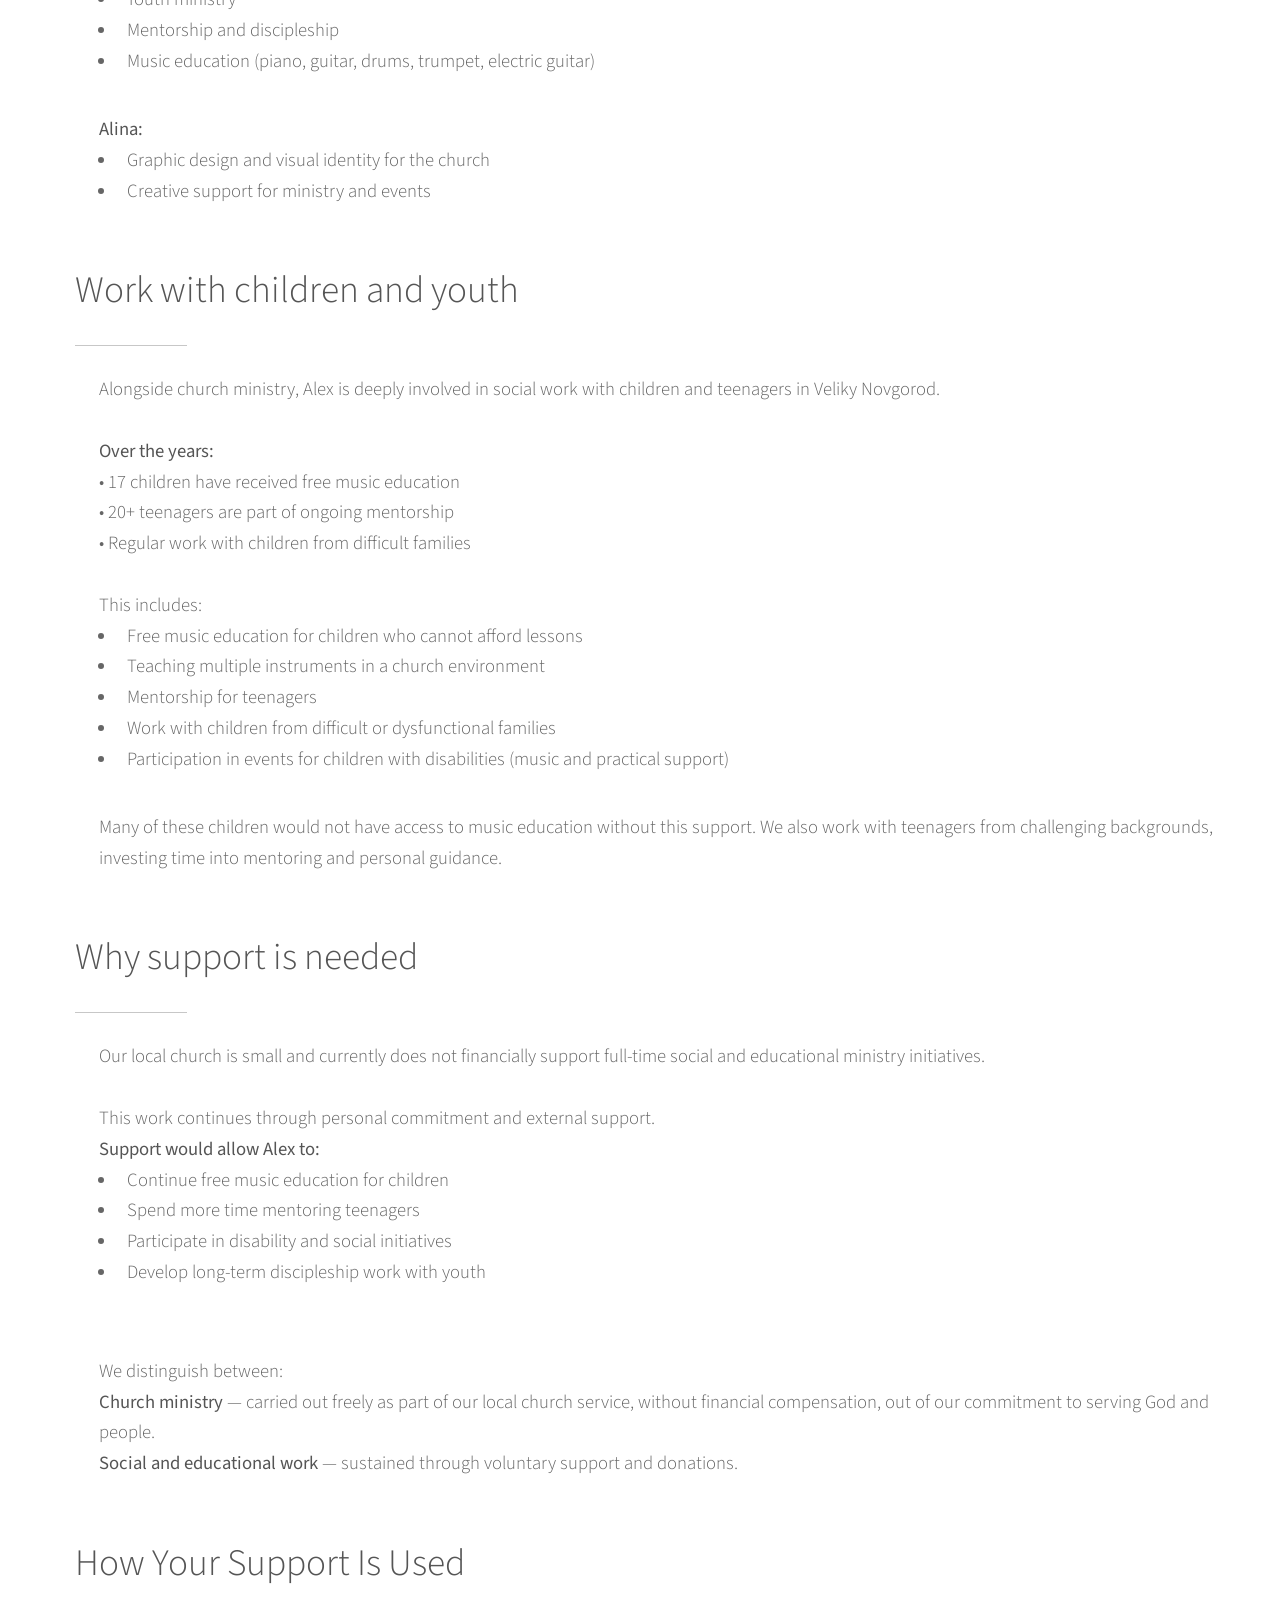
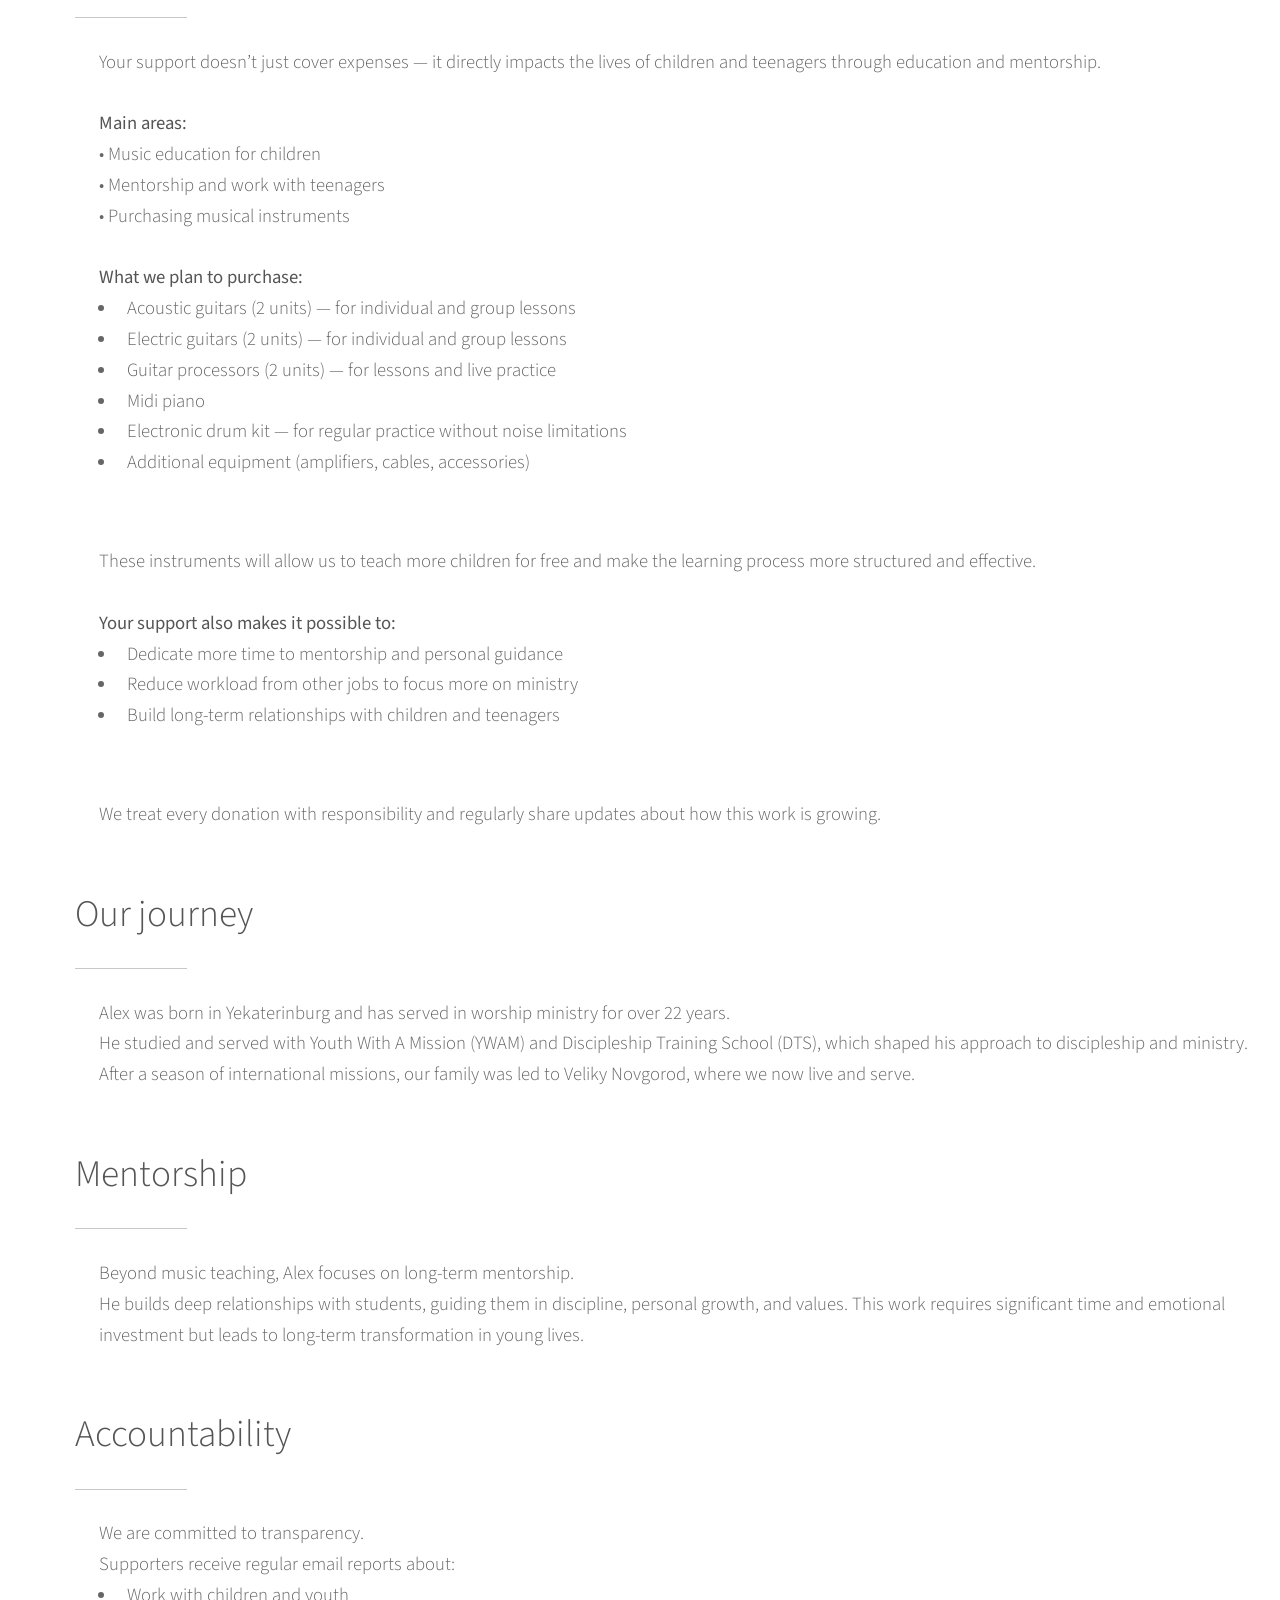
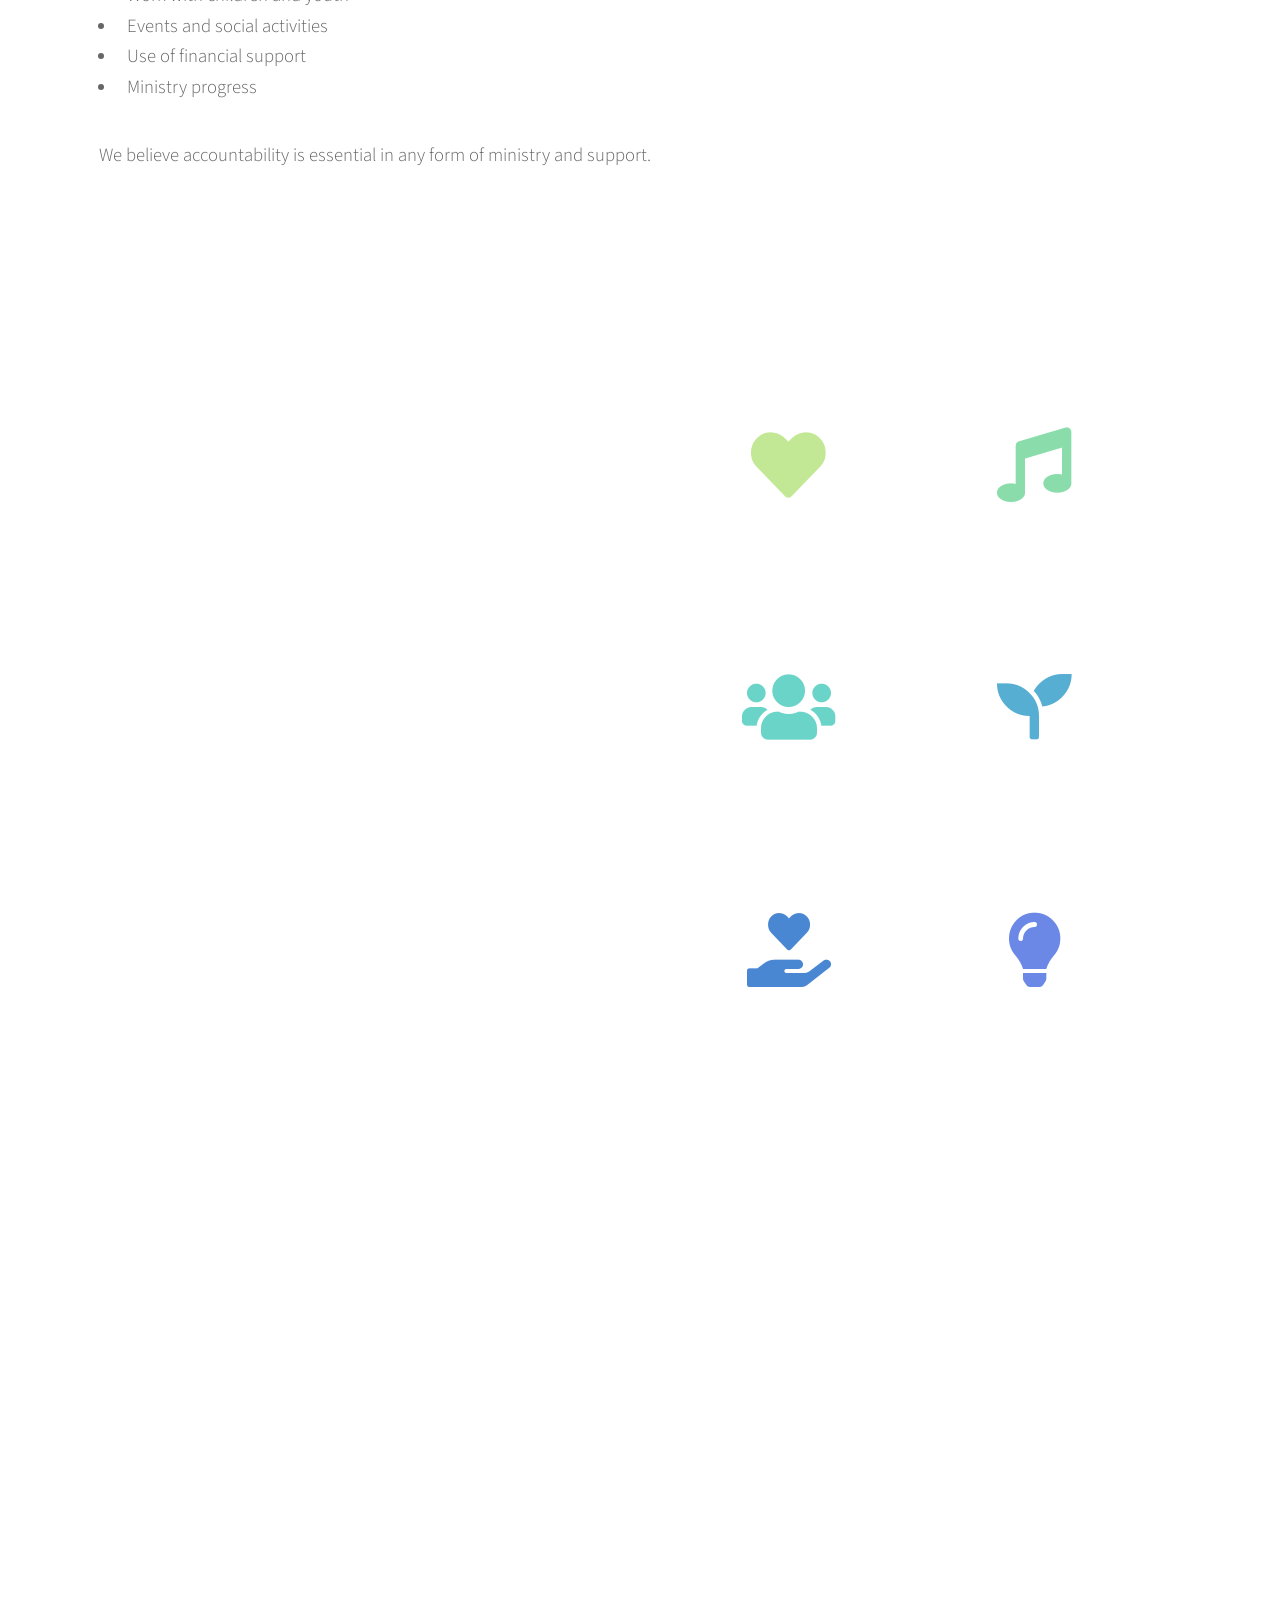
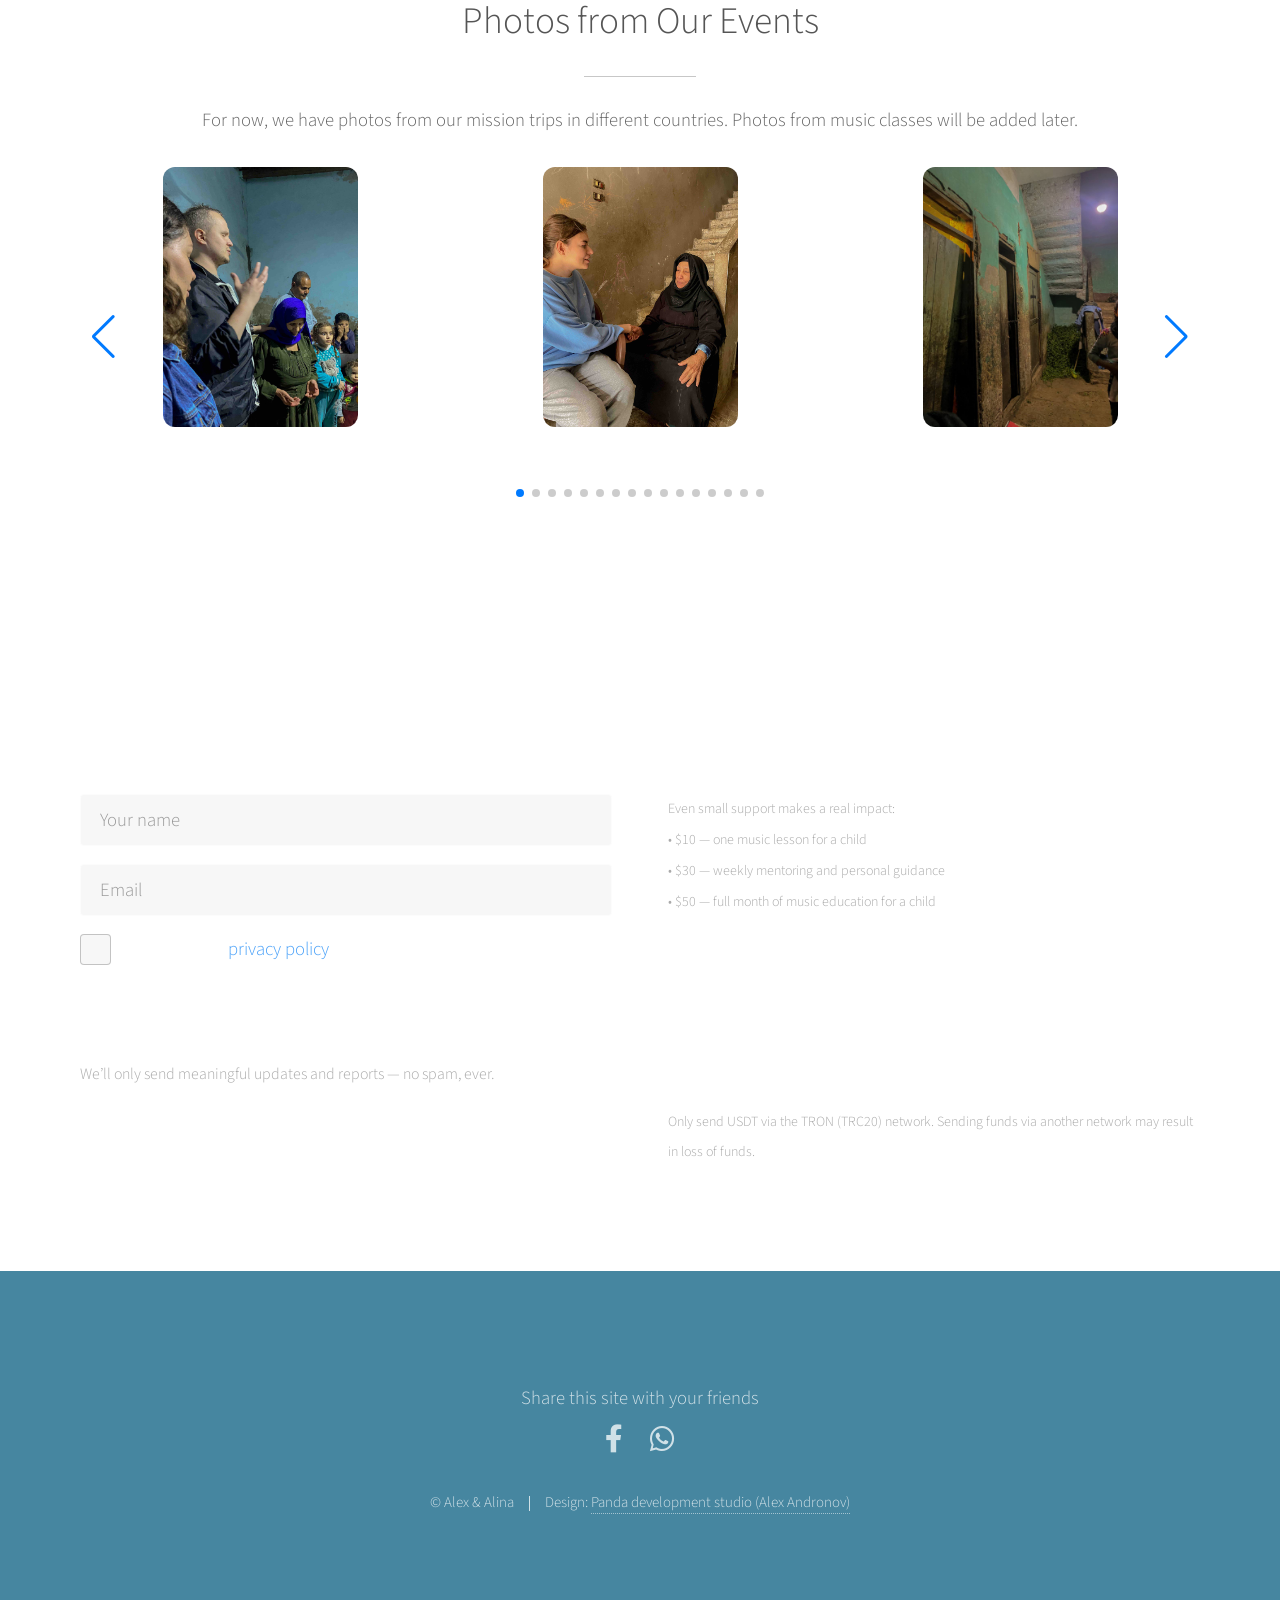
<file: en.html>
<!DOCTYPE HTML>

<html>
	<head>
		<title>Alex & Alina Andronov | Ministry, Teaching & Mentorship</title>

<meta charset="utf-8" />
<meta name="viewport" content="width=device-width, initial-scale=1, user-scalable=no" />

<meta name="description" content="Alex and Alina Andronov serve in local church ministry in Veliky Novgorod. Music education, worship leadership, youth mentoring, creative design, and social work with children and teenagers. Follow our journey and support our mission." />

<meta name="keywords" content="Alex and Alina Andronov, ministry, church, worship, mentorship, music education, youth ministry, Veliky Novgorod, discipleship, social work, Christian service" />

<meta name="author" content="Alex & Alina Andronov" />

<!-- IMPORTANT: new canonical URL -->
<link rel="canonical" href="https://alexandrandronov.github.io/alexandr_and_alina_missionaries/" />

<link rel="icon" type="image/x-icon" href="images/World.png" />

<!-- Open Graph -->
<meta property="og:type" content="website" />
<meta property="og:site_name" content="Alex & Alina Ministry" />
<meta property="og:title" content="Alex & Alina Andronov | Ministry, Teaching & Mentorship" />
<meta property="og:description" content="Church ministry, music education, youth mentoring, and social work with children in Veliky Novgorod. Follow our mission and support our work." />
<meta property="og:url" content="https://alexandrandronov.github.io/alexandr_and_alina_missionaries/" />
<meta property="og:image" content="https://alexandrandronov.github.io/alexandr_and_alina_missionaries/images/a_and_a.png" />
<meta property="og:image:width" content="1200" />
<meta property="og:image:height" content="630" />

<!-- Twitter Card -->
<meta name="twitter:card" content="summary_large_image" />
<meta name="twitter:title" content="Alex & Alina Andronov | Ministry & Mentorship" />
<meta name="twitter:description" content="Worship ministry, music education, youth mentoring, and creative service in Veliky Novgorod." />
<meta name="twitter:image" content="https://alexandrandronov.github.io/alexandr_and_alina_missionaries/images/a_and_a.png" />



<link rel="stylesheet" href="assets/css/main.css" />
<noscript><link rel="stylesheet" href="assets/css/noscript.css" /></noscript>






		
<!-- Yandex.Metrika counter -->
<script type="text/javascript">
    (function(m,e,t,r,i,k,a){
        m[i]=m[i]||function(){(m[i].a=m[i].a||[]).push(arguments)};
        m[i].l=1*new Date();
        for (var j = 0; j < document.scripts.length; j++) {if (document.scripts[j].src === r) { return; }}
        k=e.createElement(t),a=e.getElementsByTagName(t)[0],k.async=1,k.src=r,a.parentNode.insertBefore(k,a)
    })(window, document,'script','https://mc.yandex.ru/metrika/tag.js?id=108722369', 'ym');

    ym(108722369, 'init', {ssr:true, webvisor:true, clickmap:true, ecommerce:"dataLayer", referrer: document.referrer, url: location.href, accurateTrackBounce:true, trackLinks:true});
</script>
<noscript><div><img src="https://mc.yandex.ru/watch/108722369" style="position:absolute; left:-9999px;" alt="" /></div></noscript>
<!-- /Yandex.Metrika counter -->








		<link rel="stylesheet" href="https://cdn.jsdelivr.net/npm/swiper@10/swiper-bundle.min.css"/>
<!-- Стили Fancybox -->
		<link rel="stylesheet" href="https://cdn.jsdelivr.net/npm/@fancyapps/ui@4.0/dist/fancybox.css" />


	</head>


	<body class="is-preload">

    <!-- Header -->
      <section id="header">
        <div class="inner">
          <span class="icon solid major fa-music"></span>
          <h1>
      We serve children and teenagers <br>
      <strong>through mentorship, music education <br> and social work</strong>
    </h1>

    <p>
      Based in Veliky Novgorod, we provide free music education, 
      mentor teenagers, and support children from difficult backgrounds.
    </p>

    <p>
      "Therefore go and make disciples of all nations,<br> 
      baptizing them in the name of the Father and of the Son and of the Holy Spirit"<br>
      (Matthew 28:19)
    </p>
          <ul class="actions special">
            <li><a href="#four" class="button">Support this work</a></li>
          </ul>
        </div>
      </section>

		<!-- One -->
	<section id="one" class="main style1">
  <div style="width: 100%;" class="container main_div_1">
    <div class="row gtr-150">

      <!-- БЛОК 1: КТО МЫ СЕЙЧАС -->
      <div class="learning_dts col-6 col-12-medium">
        <header class="major">
          <h2>We are Alex and Alina Andronov</h2>
        </header>

        <div class="section_show_more" style="padding: 0 24px;">
          We live in Veliky Novgorod with our child and serve in our local church community.

          <div class="hide_content">
            Our focus today is not international missions, but faithful service where we are placed — building people, strengthening the church, and investing into the next generation.

            We believe ministry is not only what happens on stage, but also what happens in everyday life with people.
          </div>
        </div>
      </div>

      <!-- фото -->
      <div style="margin: 0; padding: 0;" class="col-6 col-12-medium imp-medium">
        <span style="padding: 0; margin: 0;" class="image fit">
          <img src="images/a_and_a.png" alt="" />
        </span>
      </div>
    </div>

    <!-- БЛОК 2: СЛУЖЕНИЕ -->
   <div style="margin-top: 0; margin-bottom: 60px;" class="learning_dts_2 col-6 col-12-medium section_show_more">

  <header class="major">
    <h2>Our ministry</h2>
  </header>

  <div style="padding: 0 24px;">
    Alex is involved in worship and youth ministry.

    <br><br>

    Over the years, through the ministry teams Alex has served in and led (4 different teams), more than 70 people have been involved in these ministries — not including teenagers currently in training and discipleship.

    <div class="hide_content">

      <strong>Alex:</strong>
      <ul>
        <li>Worship team leadership (22 years in worship ministry, 10 years as a leader)</li>
        <li>Youth ministry</li>
        <li>Mentorship and discipleship</li>
        <li>Music education (piano, guitar, drums, trumpet, electric guitar)</li>
      </ul>

      <strong>Alina:</strong>
      <ul>
        <li>Graphic design and visual identity for the church</li>
        <li>Creative support for ministry and events</li>
      </ul>

    </div>
  </div>

</div>

    <!-- БЛОК 3: ДЕТИ И СОЦИАЛЬНАЯ РАБОТА -->
  <div style="margin-top: 0; margin-bottom: 60px;" class="learning_dts_2 col-6 col-12-medium section_show_more">

  <header class="major">
    <h2>Work with children and youth</h2>
  </header>

  <div style="padding: 0 24px;">

    Alongside church ministry, Alex is deeply involved in social work with children and teenagers in Veliky Novgorod.

    <br><br>

    <strong>Over the years:</strong><br>
    • 17 children have received free music education<br>
    • 20+ teenagers are part of ongoing mentorship<br>
    • Regular work with children from difficult families

    <div class="hide_content">

      <br>
      This includes:
      <ul>
        <li>Free music education for children who cannot afford lessons</li>
        <li>Teaching multiple instruments in a church environment</li>
        <li>Mentorship for teenagers</li>
        <li>Work with children from difficult or dysfunctional families</li>
        <li>Participation in events for children with disabilities (music and practical support)</li>
      </ul>

      Many of these children would not have access to music education without this support.

      We also work with teenagers from challenging backgrounds, investing time into mentoring and personal guidance.

    </div>
  </div>

</div>

    <!-- БЛОК 4: ПОЧЕМУ НУЖНА ПОДДЕРЖКА -->
    <div style="margin-top: 0; margin-bottom: 60px;" class="learning_dts_2 col-6 col-12-medium section_show_more">

      <header class="major">
        <h2>Why support is needed</h2>
      </header>

      <div style="padding: 0 24px;">
        Our local church is small and currently does not financially support full-time social and educational ministry initiatives.

        <br><br>

        This work continues through personal commitment and external support.

        <div class="hide_content">

          <strong>Support would allow Alex to:</strong>
          <ul>
            <li>Continue free music education for children</li>
            <li>Spend more time mentoring teenagers</li>
            <li>Participate in disability and social initiatives</li>
            <li>Develop long-term discipleship work with youth</li>
          </ul>

          <br>

          We distinguish between:
          <br>
          <strong>Church ministry</strong> — carried out freely as part of our local church service, without financial compensation, out of our commitment to serving God and people.<br>
          <strong>Social and educational work</strong> — sustained through voluntary support and donations.

        </div>
      </div>

    </div>

    <!-- BLOCK: HOW SUPPORT IS USED -->
<div style="margin-top: 0; margin-bottom: 60px;" class="learning_dts_2 col-6 col-12-medium section_show_more">

  <header class="major">
    <h2>How Your Support Is Used</h2>
  </header>

  <div style="padding: 0 24px;">

    Your support doesn’t just cover expenses — it directly impacts the lives of children and teenagers through education and mentorship.

    <br><br>

    <strong>Main areas:</strong><br>
    • Music education for children<br>
    • Mentorship and work with teenagers<br>
    • Purchasing musical instruments

    <div class="hide_content">

      <br>

      <strong>What we plan to purchase:</strong>
      <ul>
        <li>Acoustic guitars (2 units) — for individual and group lessons</li>
        <li>Electric guitars (2 units) — for individual and group lessons</li>
        <li>Guitar processors (2 units) — for lessons and live practice</li>
        <li>Midi piano</li>
        <li>Electronic drum kit — for regular practice without noise limitations</li>
        <li>Additional equipment (amplifiers, cables, accessories)</li>
      </ul>

      <br>

      These instruments will allow us to teach more children for free and make the learning process more structured and effective.

      <br><br>

      <strong>Your support also makes it possible to:</strong>
      <ul>
        <li>Dedicate more time to mentorship and personal guidance</li>
        <li>Reduce workload from other jobs to focus more on ministry</li>
        <li>Build long-term relationships with children and teenagers</li>
      </ul>

      <br>

      We treat every donation with responsibility and regularly share updates about how this work is growing.

    </div>

  </div>

</div>

    <!-- БЛОК 5: ПУТЬ -->
    <div style="margin-top: 0; margin-bottom: 60px;" class="learning_dts_2 col-6 col-12-medium section_show_more">

      <header class="major">
        <h2>Our journey</h2>
      </header>

      <div style="padding: 0 24px;">
        Alex was born in Yekaterinburg and has served in worship ministry for over 22 years.

        <div class="hide_content">
          He studied and served with Youth With A Mission (YWAM) and Discipleship Training School (DTS), which shaped his approach to discipleship and ministry.

          After a season of international missions, our family was led to Veliky Novgorod, where we now live and serve.
        </div>
      </div>

    </div>

    <!-- БЛОК 6: НАСТАВНИЧЕСТВО -->
    <div style="margin-top: 0; margin-bottom: 60px;" class="learning_dts_2 col-6 col-12-medium section_show_more">

      <header class="major">
        <h2>Mentorship</h2>
      </header>

      <div style="padding: 0 24px;">
        Beyond music teaching, Alex focuses on long-term mentorship.

        <div class="hide_content">
          He builds deep relationships with students, guiding them in discipline, personal growth, and values.

          This work requires significant time and emotional investment but leads to long-term transformation in young lives.
        </div>
      </div>

    </div>

    <!-- БЛОК 7: ПОДОТЧЕТНОСТЬ -->
    <div style="margin-top: 0; margin-bottom: 60px;" class="learning_dts_2 col-6 col-12-medium section_show_more">

      <header class="major">
        <h2>Accountability</h2>
      </header>

      <div style="padding: 0 24px;">
        We are committed to transparency.

        <div class="hide_content">
          Supporters receive regular email reports about:
          <ul>
            <li>Work with children and youth</li>
            <li>Events and social activities</li>
            <li>Use of financial support</li>
            <li>Ministry progress</li>
          </ul>

          We believe accountability is essential in any form of ministry and support.
        </div>
      </div>


    </div>

  </div>
</section>





<!-- Two -->
<section id="two" class="main style2">
  <div class="container">
    <div class="row gtr-150">

      <div class="col-6 col-12-medium">

        <header class="header_for_mobile major">
          <h2>How we serve in practice</h2>
        </header>

        <br>

        <header class="header_for_mobile major">
          <h3>Alex</h3>
        </header>

        <p><b>Areas of ministry and service:</b></p>

        <ul>
          <li>Worship ministry leadership in the local church</li>
          <li>Music education as part of discipleship and mentoring</li>
          <li>Youth ministry and personal guidance</li>
          <li>Mentorship and long-term discipleship relationships</li>
        </ul>

        <p>
          Music is not just a skill — it is a tool for building relationships, shaping character, and walking alongside people in their personal growth journey.
        </p>

        <header class="header_for_mobile major">
          <h3>Alina</h3>
        </header>

        <p><b>Creative service in ministry:</b></p>

        <ul>
          <li>Graphic design and visual identity for the church</li>
          <li>Creative support for events and ministry activities</li>
          <li>Visual communication for outreach and community projects</li>
        </ul>

        <p>
          Her work helps the church communicate clearly and beautifully, supporting both internal ministry and external outreach.
        </p>

        <ul class="actions special">
          <li><a href="#four" class="button wide">Support</a></li>
        </ul>

      </div>

      <div class="col-6 col-12-medium">
        <ul class="we_can major-icons">
          <li><span class="icon solid style1 major fa-heart"></span></li>
          <li><span class="icon solid style2 major fa-music"></span></li>
          <li><span class="icon solid style3 major fa-users"></span></li>
          <li><span class="icon solid style4 major fa-seedling"></span></li>
          <li><span class="icon solid style5 major fa-hand-holding-heart"></span></li>
          <li><span class="icon solid style6 major fa-lightbulb"></span></li>
        </ul>
      </div>

    </div>
  </div>
</section>





	<!-- Three -->
<section id="three" class="main style1 special">
  <div class="container container_slider">
    <header class="major">
      <h2>Photos from Our Events</h2>
      </header>
      <small>For now, we have photos from our mission trips in different countries. Photos from music classes will be added later.</small>
      <br>
      <br>

    <div class="swiper myGallerySwiper">
      <div class="swiper-wrapper">

        <div class="swiper-slide">
          <a class="gallery-item" data-fancybox="gallery" data-type="image" href="images/photo_12.jpg">
            <img src="images/photo_12.jpg" alt="">
          </a>
        </div>

        <div class="swiper-slide">
          <a class="gallery-item" data-fancybox="gallery" data-type="image" href="images/photo_14.jpg">
            <img src="images/photo_14.jpg" alt="">
          </a>
        </div>

        <div class="swiper-slide">
          <a class="gallery-item" data-fancybox="gallery" data-type="image" href="images/photo_23.jpg">
            <img src="images/photo_23.jpg" alt="">
          </a>
        </div>

        <div class="swiper-slide">
          <a class="gallery-item" data-fancybox="gallery" data-type="image" href="images/photo_24.jpg">
            <img src="images/photo_24.jpg" alt="">
          </a>
        </div>

        <div class="swiper-slide">
          <a class="gallery-item" data-fancybox="gallery" data-type="image" href="images/photo_25.jpg">
            <img src="images/photo_25.jpg" alt="">
          </a>
        </div>

        <div class="swiper-slide">
          <a class="gallery-item" data-fancybox="gallery" data-type="image" href="images/photo_26.jpg">
            <img src="images/photo_26.jpg" alt="">
          </a>
        </div>

        <div class="swiper-slide">
          <a class="gallery-item" data-fancybox="gallery" data-type="image" href="images/photo_27.jpg">
            <img src="images/photo_27.jpg" alt="">
          </a>
        </div>

        <div class="swiper-slide">
          <a class="gallery-item" data-fancybox="gallery" data-type="image" href="images/photo_18.jpg">
            <img src="images/photo_18.jpg" alt="">
          </a>
        </div>

        <div class="swiper-slide">
          <a class="gallery-item" data-fancybox="gallery" data-type="image" href="images/photo_19.jpg">
            <img src="images/photo_19.jpg" alt="">
          </a>
        </div>

        <div class="swiper-slide">
          <a class="gallery-item" data-fancybox="gallery" data-type="image" href="images/photo_20.jpg">
            <img src="images/photo_20.jpg" alt="">
          </a>
        </div>

        <div class="swiper-slide">
          <a class="gallery-item" data-fancybox="gallery" data-type="image" href="images/photo_21.jpg">
            <img src="images/photo_21.jpg" alt="">
          </a>
        </div>

        <div class="swiper-slide">
          <a class="gallery-item" data-fancybox="gallery" data-type="image" href="images/photo_22.jpg">
            <img src="images/photo_22.jpg" alt="">
          </a>
        </div>

        <div class="swiper-slide">
          <a class="gallery-item" data-fancybox="gallery" data-type="image" href="images/photo_15.jpg">
            <img src="images/photo_15.jpg" alt="">
          </a>
        </div>

        <div class="swiper-slide">
          <a class="gallery-item" data-fancybox="gallery" data-type="image" href="images/photo_16.jpg">
            <img src="images/photo_16.jpg" alt="">
          </a>
        </div>

        <div class="swiper-slide">
          <a class="gallery-item" data-fancybox="gallery" data-type="image" href="images/photo_17.jpg">
            <img src="images/photo_17.jpg" alt="">
          </a>
        </div>

        <div class="swiper-slide">
          <a class="gallery-item" data-fancybox="gallery" data-type="image" href="images/photo_8.jpg">
            <img src="images/photo_8.jpg" alt="">
          </a>
        </div>

      </div>

      <!-- controls -->
      <div class="swiper-button-prev"></div>
      <div class="swiper-button-next"></div>
      <div class="swiper-pagination"></div>

    </div>
  </div>
</section>


<style>
.myGallerySwiper {
  width: 100%;
  padding-bottom: 80px; 
}

.myGallerySwiper .swiper-slide {
  display: flex;
  justify-content: center;
  align-items: center;
}

.myGallerySwiper img {
  width: 100%;
  height: 260px;
  object-fit: cover;
  border-radius: 12px;
  display: block;
}

 /* пагинация */
.myGallerySwiper .swiper-pagination {
  bottom: 0 !important;  
  top: auto !important;
  position: absolute;
}

/* если точки всё равно мешают — можно чуть поднять */
.myGallerySwiper .swiper-pagination {
  transform: translateY(0px);
}

  .container_slider img:focus {
  outline: none !important;
	}
	a:visited {
	  outline: none;
	}
	.container_slider img:focus {
	  outline: none !important;
	}

.container_slider img:focus, 
.container_slider img:active {
  outline: none !important;
}

a:focus, 
a:active {
  outline: none !important;
}

a:visited {
  outline: none;
}
.container_slider a, .container_slider img {
	text-decoration: none !important;
	border: none !important;
}
</style>










			<!-- form for subscribe -->
			<section id="four" class="main style2">
				<div class="container">
					<div class="row gtr-150">
					<div class="col-6 col-12-medium">
						
				<h3>
				If you’d like to support us or receive updates about our ministry, feel free to leave your email
				</h3>
				<form id="contactForm">
						<div class="row gtr-uniform gtr-50">

							<div class="col-12 col-12-xsmall">
								<input type="text" id="name" name="name" required placeholder="Your name" />
							</div>

							<div class="col-12 col-12-xsmall">
								<input type="email" id="email" name="email" required placeholder="Email" />
							</div>

              <div class="col-12">
                <input type="checkbox" id="consent" required>
                <label style="color: white;" for="consent">
                  I agree to the
                  <a href="privacy-policy.html" style="color:#4CA2F8;">
                    privacy policy
                  </a>
                </label>
              </div>

							<div class="col-12">
								<ul class="actions special">
									<li>
										<button type="submit" class="button wide">
											Send
										</button>
									</li>
								</ul>
							</div>

							<div class="col-12">
								<p style="font-size: 0.85em; color: #aaa; margin-top: 10px;">
								We’ll only send meaningful updates and reports — no spam, ever.
								</p>
							</div>

						</div>
					</form>

				</div>



				<div class="col-6 col-12-medium">

					  <div class="main_support main special">

					    <h3>
					      If you would like to support our family financially, you can do so using cryptocurrency (USDT)
					    </h3>

              <p style="margin-top: 10px; margin-bottom: 15px; color:#aaa; font-size:14px;">
                Even small support makes a real impact:
                <br>
                • $10 — one music lesson for a child<br>
                • $30 — weekly mentoring and personal guidance<br>
                • $50 — full month of music education for a child
                </p>

					    <p style="margin-bottom: 10px;">
					      Please make sure to use the correct network when sending funds.
					    </p>

					    <p style="margin-bottom: 0;">
					      <strong>Asset:</strong> USDT
					    </p>

					    <p style="margin-bottom: 0;">
					      <strong>Network:</strong> TRON (TRC20)
					    </p>

					    <p style="margin-bottom: 0;">
					      <strong>Wallet address:</strong>
					    </p>

					    <div class="wrapper_for_number_wallet">
					      <p id="text_for_copy" style="font-size: 14px; margin: 0;">
					        TLf8BEgxqNnPxD4bpNH6rViqe6uPh2f5ow
					      </p>
					      <button class="button_copy" id="copy">
					        <i class="fas fa-copy"></i>
					      </button>
					    </div>

					    <p style="font-size: 14px; margin-top: 10px; color: #aaa;">
					      Only send USDT via the TRON (TRC20) network. Sending funds via another network may result in loss of funds.
					    </p>

					  </div>
					</div>
 
			</div>
			</div>
			</section>




<div id="copyToast" class="copy-toast">Copied ✔</div>


<script>
	document.getElementById('copy').addEventListener('click', function () {
  const walletText = document.getElementById('text_for_copy').innerText;

  navigator.clipboard.writeText(walletText).then(() => {
    showCopyToast();
  });
});

function showCopyToast() {
  const toast = document.getElementById('copyToast');

  toast.classList.add('show');

  setTimeout(() => {
    toast.classList.remove('show');
  }, 1500);
}
</script>













<!-- SUCCESS -->
<div style="z-index: 3;" class="mainreg-popup-notification" id="mainregSuccessPopup">
  <div class="mainreg-popup-content">
    <p>Your request has been successfully submitted! ✅<br><br>
    We will contact you shortly 📧</p>
    <button class="mainreg-popup-close-btn" onclick="closePopup('mainregSuccessPopup')">Close</button>
  </div>
</div>

<!-- ERROR -->
<div style="z-index: 2;" class="mainreg-popup-notification" id="mainregErrorPopup">
  <div class="mainreg-popup-content">
    <p>Submission failed ⚠️<br><br>Please try again later</p>
    <button class="mainreg-popup-close-btn" onclick="closePopup('mainregErrorPopup')">Close</button>
  </div>
</div>

<!-- LOADING -->
<div style="z-index: 1;" class="mainreg-popup-notification" id="mainregLoadingPopup">
  <div class="mainreg-popup-content">
    <p><span class="loading-icon">⏳</span>Sending data...<br>Please wait...</p>
  </div>
</div>



<script>
const scriptURL = 'https://script.google.com/macros/s/AKfycbwNkKJ-9nQO0ojvkdZ91oqJJSTqOKtVhve7hClQVE2Y1I4wfAFA7_UFC5GrVYpjPpQi/exec';

document.getElementById('contactForm').addEventListener('submit', function(e) {
  e.preventDefault();

   // Показать уведомление ожидания на 3 секунды
  const loadingPopupId = 'mainregLoadingPopup';
  showPopup(loadingPopupId);
  setTimeout(() => closePopup(loadingPopupId), 5000);

  const formData = {
    name: document.getElementById('name').value.trim(),
    email: document.getElementById('email').value.trim(),
    consent: document.getElementById('consent').checked ? "✅ Yes" : "❌ No"
  };

  fetch(scriptURL, {
    method: 'POST',
    body: JSON.stringify(formData)
  })
  .then(res => res.text())
  .then(() => {
    showPopup('mainregSuccessPopup');
    document.getElementById('contactForm').reset();
  })
  .catch(() => {
    showPopup('mainregErrorPopup');
  });
});

function showPopup(id) {
  const el = document.getElementById(id);
  el.style.display = 'block';

  setTimeout(() => {
    el.style.display = 'none';
  }, 5000);
}

function closePopup(id) {
  document.getElementById(id).style.display = 'none';
}


// ========================
// КАПИТАЛИЗАЦИЯ ПЕРВОЙ БУКВЫ
// ========================
function capitalizeFirstLetter(input) {
    input.value = input.value.split(" ").map(w => w.charAt(0).toUpperCase() + w.slice(1).toLowerCase()).join(" ");
}

['name'].forEach(id => {
    const el = document.getElementById(id);
    if (el) el.addEventListener('blur', () => capitalizeFirstLetter(el));
});
</script>







		<!-- Footer -->
			<section id="footer">
				<div style="margin-bottom: 10px;">Share this site with your friends</div>
				<ul class="icons">
					<li><a href="https://www.facebook.com/sharer/sharer.php?u=https://alexandrandronov.github.io/alexandr_and_alina_missionaries" class="icon brands alt fa-facebook-f" target="blank_"><span class="label">Facebook</span></a></li>
					<li><a href="https://wa.me/?text=https://alexandrandronov.github.io/alexandr_and_alina_missionaries" class="icon brands alt fa-whatsapp" target="blank_"><span class="label">whatsapp</span></a></li>
				</ul>
				<ul class="copyright">
					<li>&copy; Alex & Alina</li><li>Design: <a href="https://pandadevco.com" target="blank_">Panda development studio (Alex Andronov)</a></li>
				</ul>
			</section>

		<!-- Scripts -->
			<script src="assets/js/jquery.min.js"></script>
			<script src="assets/js/jquery.scrolly.min.js"></script>
			<script src="assets/js/browser.min.js"></script>
			<script src="assets/js/breakpoints.min.js"></script>
			<script src="assets/js/util.js"></script>
			<script src="assets/js/main.js"></script>






<!-- carousel карусель -->
<!-- Скрипт Fancybox -->
<script src="https://cdn.jsdelivr.net/npm/@fancyapps/ui@4.0/dist/fancybox.umd.js"></script>
<script src="https://cdn.jsdelivr.net/npm/swiper@10/swiper-bundle.min.js"></script>

<script>
document.addEventListener("DOMContentLoaded", function () {

  const swiper = new Swiper('.myGallerySwiper', {
    loop: true,

    slidesPerView: 1,
    spaceBetween: 20,

    autoplay: {
      delay: 4000,
      disableOnInteraction: false,
    },

    navigation: {
      nextEl: '.swiper-button-next',
      prevEl: '.swiper-button-prev',
    },

    pagination: {
      el: '.swiper-pagination',
      clickable: true,
    },

    breakpoints: {
      768: {
        slidesPerView: 2,
      },
      1024: {
        slidesPerView: 3,
      },
    }
  });

});
</script>

<!-- carousel карусель fancybox -->
<script>
	document.addEventListener("DOMContentLoaded", function () {
  // Инициализация Fancybox
 Fancybox.bind('[data-fancybox="gallery"]', {

  loop: true,

  Carousel: {
    preload: 5 
  },

  arrows: true,
  infobar: true,
  toolbar: true,

  buttons: ['zoom', 'close'],

  transitionEffect: 'fade',
  transitionDuration: 300,

  closeClick: 'outside',

  keyboard: true,
  zoom: true,

  Thumbs: true,

  Toolbar: {
    display: ["counter", "zoom", "fullscreen", "close"]
  },

  dragToClose: true
});
});
</script>

	</body>
</html>
</file>
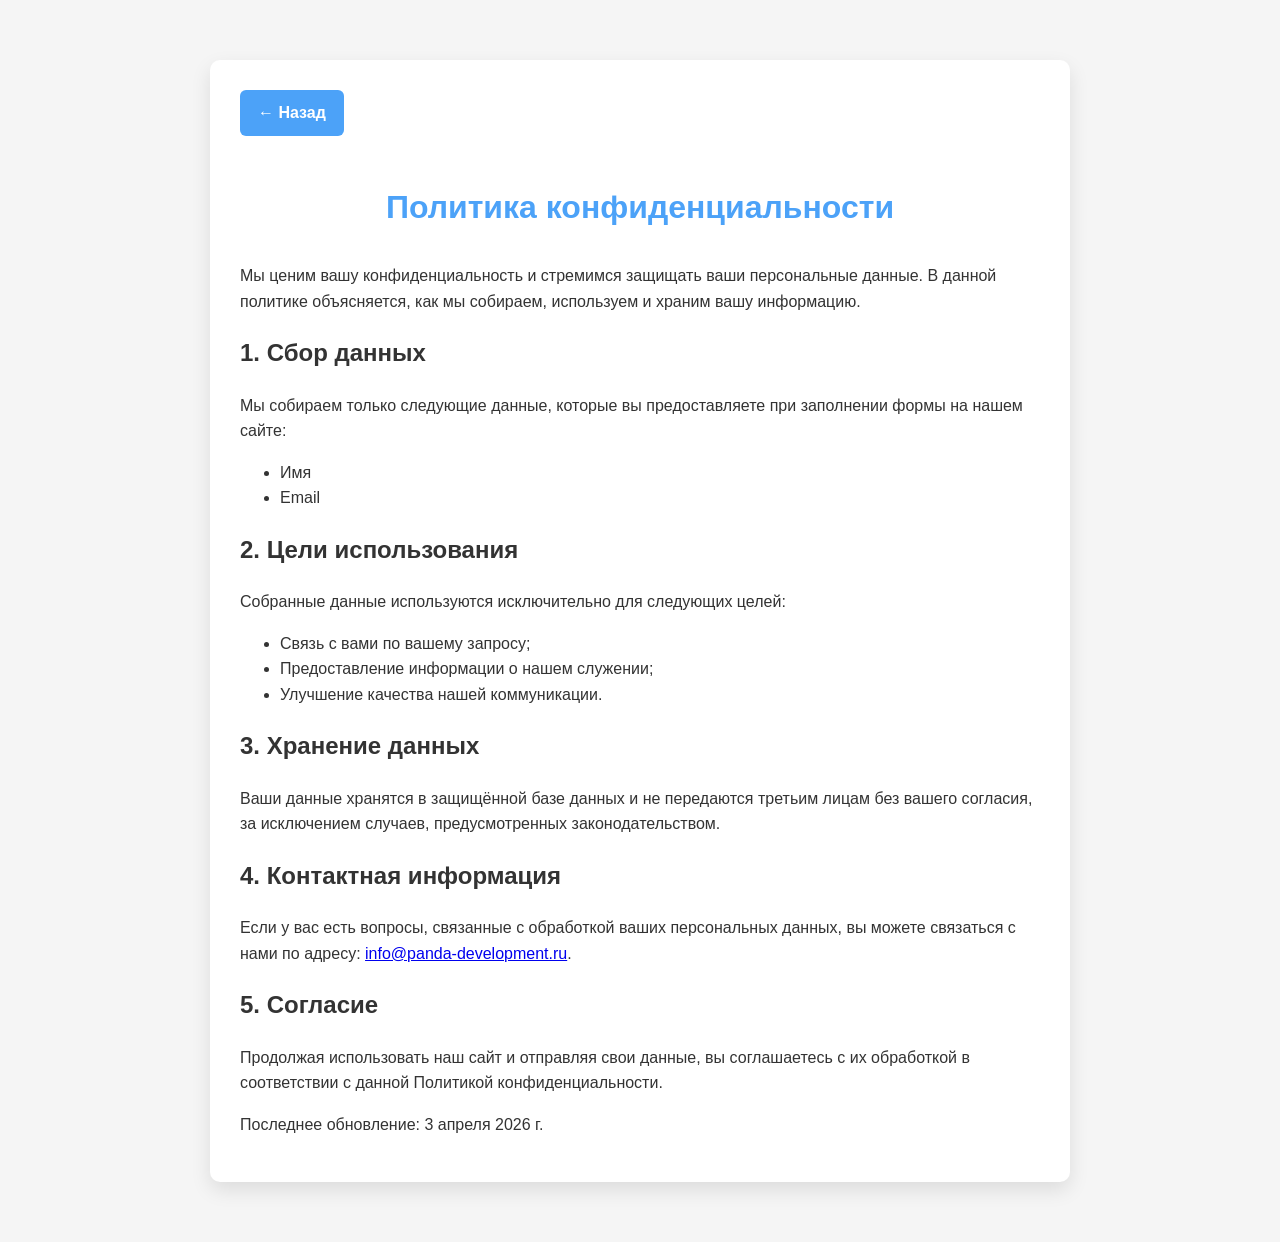
<file: privacy-policy-ru.html>
<!DOCTYPE html>
<html lang="ru">
<head>
<meta charset="UTF-8">
<meta name="viewport" content="width=device-width, initial-scale=1.0">
<title>Политика конфиденциальности</title>

<!-- Favicon -->
<link rel="icon" href="img/gem-solid.svg" type="image/svg+xml">
<link rel="icon" href="img/gem-solid.svg" type="image/x-icon">

<style>
body {
  margin: 0;
  font-family: Arial, sans-serif;
  background-color: #f5f5f5;
  color: #333;
  line-height: 1.6;
  padding: 20px;
}

.container {
  max-width: 800px;
  margin: 40px auto;
  background: #fff;
  padding: 30px;
  border-radius: 10px;
  box-shadow: 0 8px 20px rgba(0,0,0,0.1);
}

h1 {
  text-align: center;
  margin-bottom: 30px;
  color: #4CA2F8;
}

p {
  margin-bottom: 15px;
}

/* Кнопка "Назад" */
.back-btn {
  display: inline-block;
  padding: 10px 18px;
  margin-bottom: 25px;
  background-color: #4CA2F8;
  color: white;
  text-decoration: none;
  border-radius: 6px;
  font-weight: bold;
  transition: background-color 0.3s ease;
}

.back-btn:hover {
  background-color: #3b8ad9;
}
</style>
</head>
<body>

<div class="container">
  <a href="javascript:history.back()" class="back-btn">← Назад</a>
  <h1>Политика конфиденциальности</h1>

  <p>Мы ценим вашу конфиденциальность и стремимся защищать ваши персональные данные. В данной политике объясняется, как мы собираем, используем и храним вашу информацию.</p>

  <h2>1. Сбор данных</h2>
  <p>Мы собираем только следующие данные, которые вы предоставляете при заполнении формы на нашем сайте:</p>
  <ul>
    <li>Имя</li>
    <li>Email</li>
  </ul>

  <h2>2. Цели использования</h2>
  <p>Собранные данные используются исключительно для следующих целей:</p>
  <ul>
    <li>Связь с вами по вашему запросу;</li>
    <li>Предоставление информации о нашем служении;</li>
    <li>Улучшение качества нашей коммуникации.</li>
  </ul>

  <h2>3. Хранение данных</h2>
  <p>Ваши данные хранятся в защищённой базе данных и не передаются третьим лицам без вашего согласия, за исключением случаев, предусмотренных законодательством.</p>

  <h2>4. Контактная информация</h2>
  <p>Если у вас есть вопросы, связанные с обработкой ваших персональных данных, вы можете связаться с нами по адресу: 
    <a href="mailto:info@panda-development.ru">info@panda-development.ru</a>.
  </p>

  <h2>5. Согласие</h2>
  <p>Продолжая использовать наш сайт и отправляя свои данные, вы соглашаетесь с их обработкой в соответствии с данной Политикой конфиденциальности.</p>

  <p>Последнее обновление: 3 апреля 2026 г.</p>
</div>

</body>
</html>
</file>
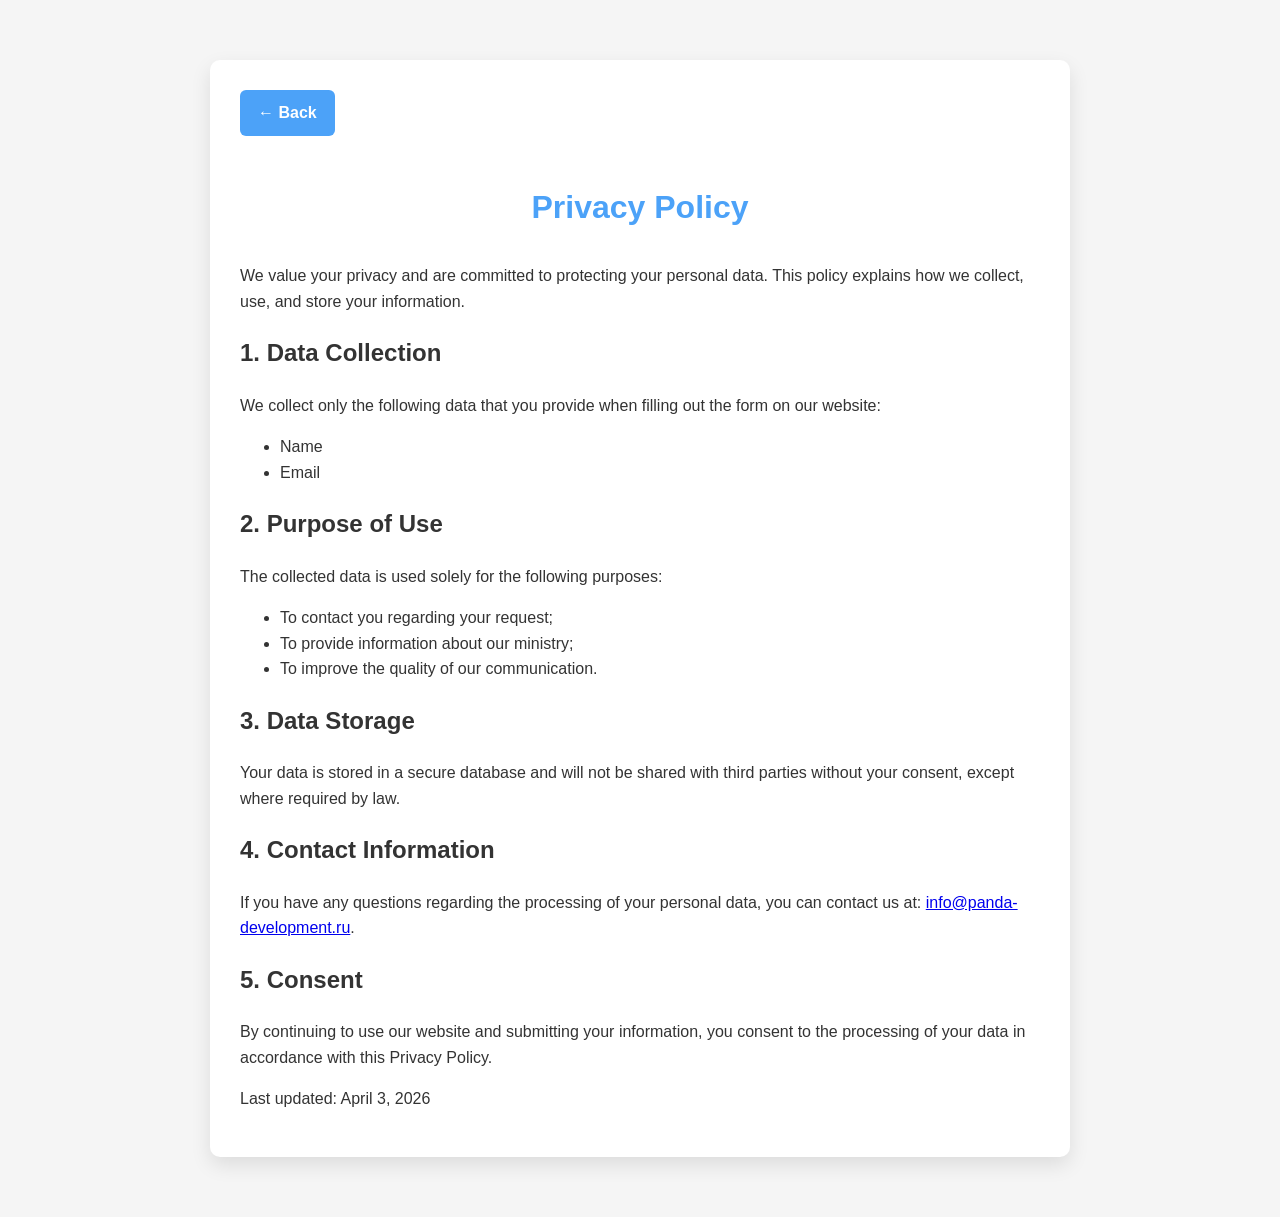
<file: privacy-policy.html>
<!DOCTYPE html>
<html lang="ru">
<head>
<meta charset="UTF-8">
<meta name="viewport" content="width=device-width, initial-scale=1.0">
<title>Privacy policy</title>

<!-- Favicon -->
<link rel="icon" href="img/gem-solid.svg" type="image/svg+xml">
<link rel="icon" href="img/gem-solid.svg" type="image/x-icon">

<style>
body {
  margin: 0;
  font-family: Arial, sans-serif;
  background-color: #f5f5f5;
  color: #333;
  line-height: 1.6;
  padding: 20px;
}

.container {
  max-width: 800px;
  margin: 40px auto;
  background: #fff;
  padding: 30px;
  border-radius: 10px;
  box-shadow: 0 8px 20px rgba(0,0,0,0.1);
}

h1 {
  text-align: center;
  margin-bottom: 30px;
  color: #4CA2F8;
}

p {
  margin-bottom: 15px;
}

/* Кнопка "Назад" */
.back-btn {
  display: inline-block;
  padding: 10px 18px;
  margin-bottom: 25px;
  background-color: #4CA2F8;
  color: white;
  text-decoration: none;
  border-radius: 6px;
  font-weight: bold;
  transition: background-color 0.3s ease;
}

.back-btn:hover {
  background-color: #3b8ad9;
}
</style>
</head>
<body>

<div class="container">
  <a href="javascript:history.back()" class="back-btn">← Back</a>
  <h1>Privacy Policy</h1>

  <p>We value your privacy and are committed to protecting your personal data. This policy explains how we collect, use, and store your information.</p>

  <h2>1. Data Collection</h2>
  <p>We collect only the following data that you provide when filling out the form on our website:</p>
  <ul>
    <li>Name</li>
    <li>Email</li>
  </ul>

  <h2>2. Purpose of Use</h2>
  <p>The collected data is used solely for the following purposes:</p>
  <ul>
    <li>To contact you regarding your request;</li>
    <li>To provide information about our ministry;</li>
    <li>To improve the quality of our communication.</li>
  </ul>

  <h2>3. Data Storage</h2>
  <p>Your data is stored in a secure database and will not be shared with third parties without your consent, except where required by law.</p>

  <h2>4. Contact Information</h2>
  <p>If you have any questions regarding the processing of your personal data, you can contact us at: 
    <a href="mailto:info@panda-development.ru">info@panda-development.ru</a>.
  </p>

  <h2>5. Consent</h2>
  <p>By continuing to use our website and submitting your information, you consent to the processing of your data in accordance with this Privacy Policy.</p>

  <p>Last updated: April 3, 2026</p>
</div>

</body>
</html>
</file>
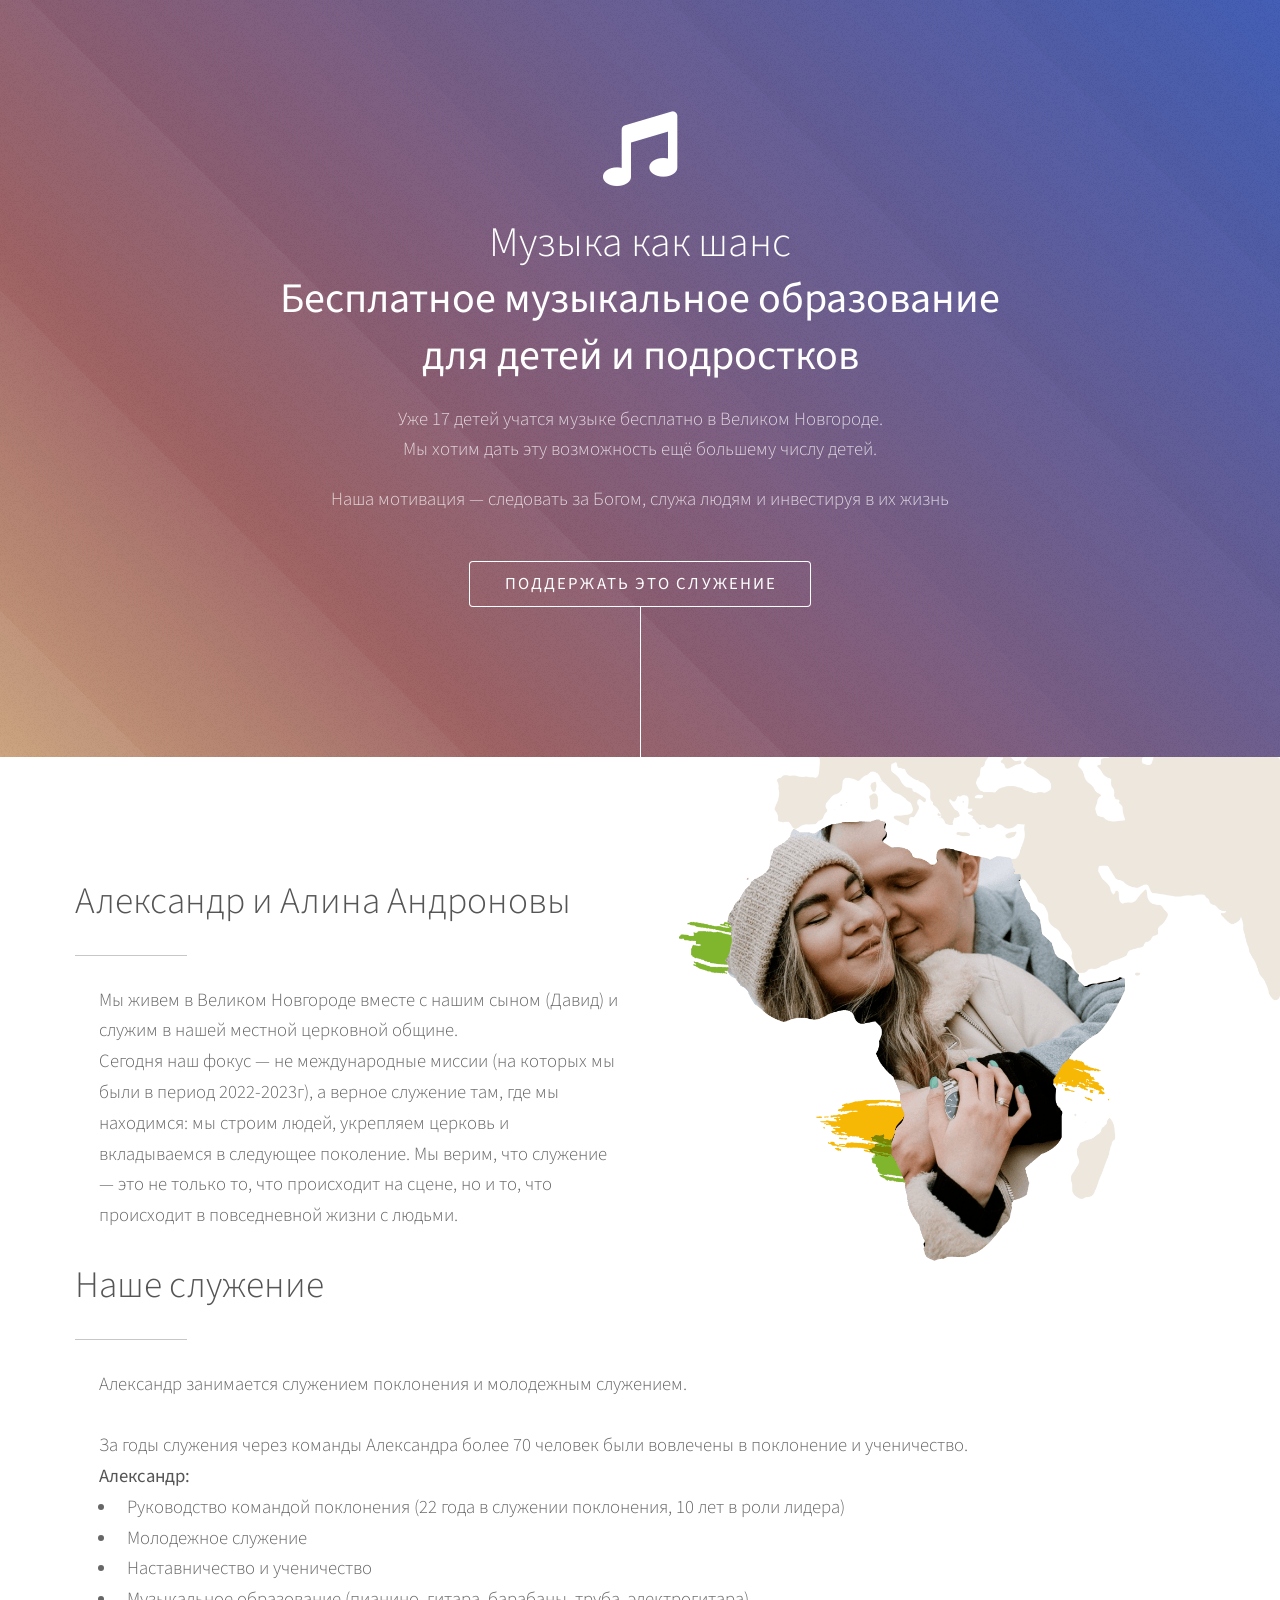
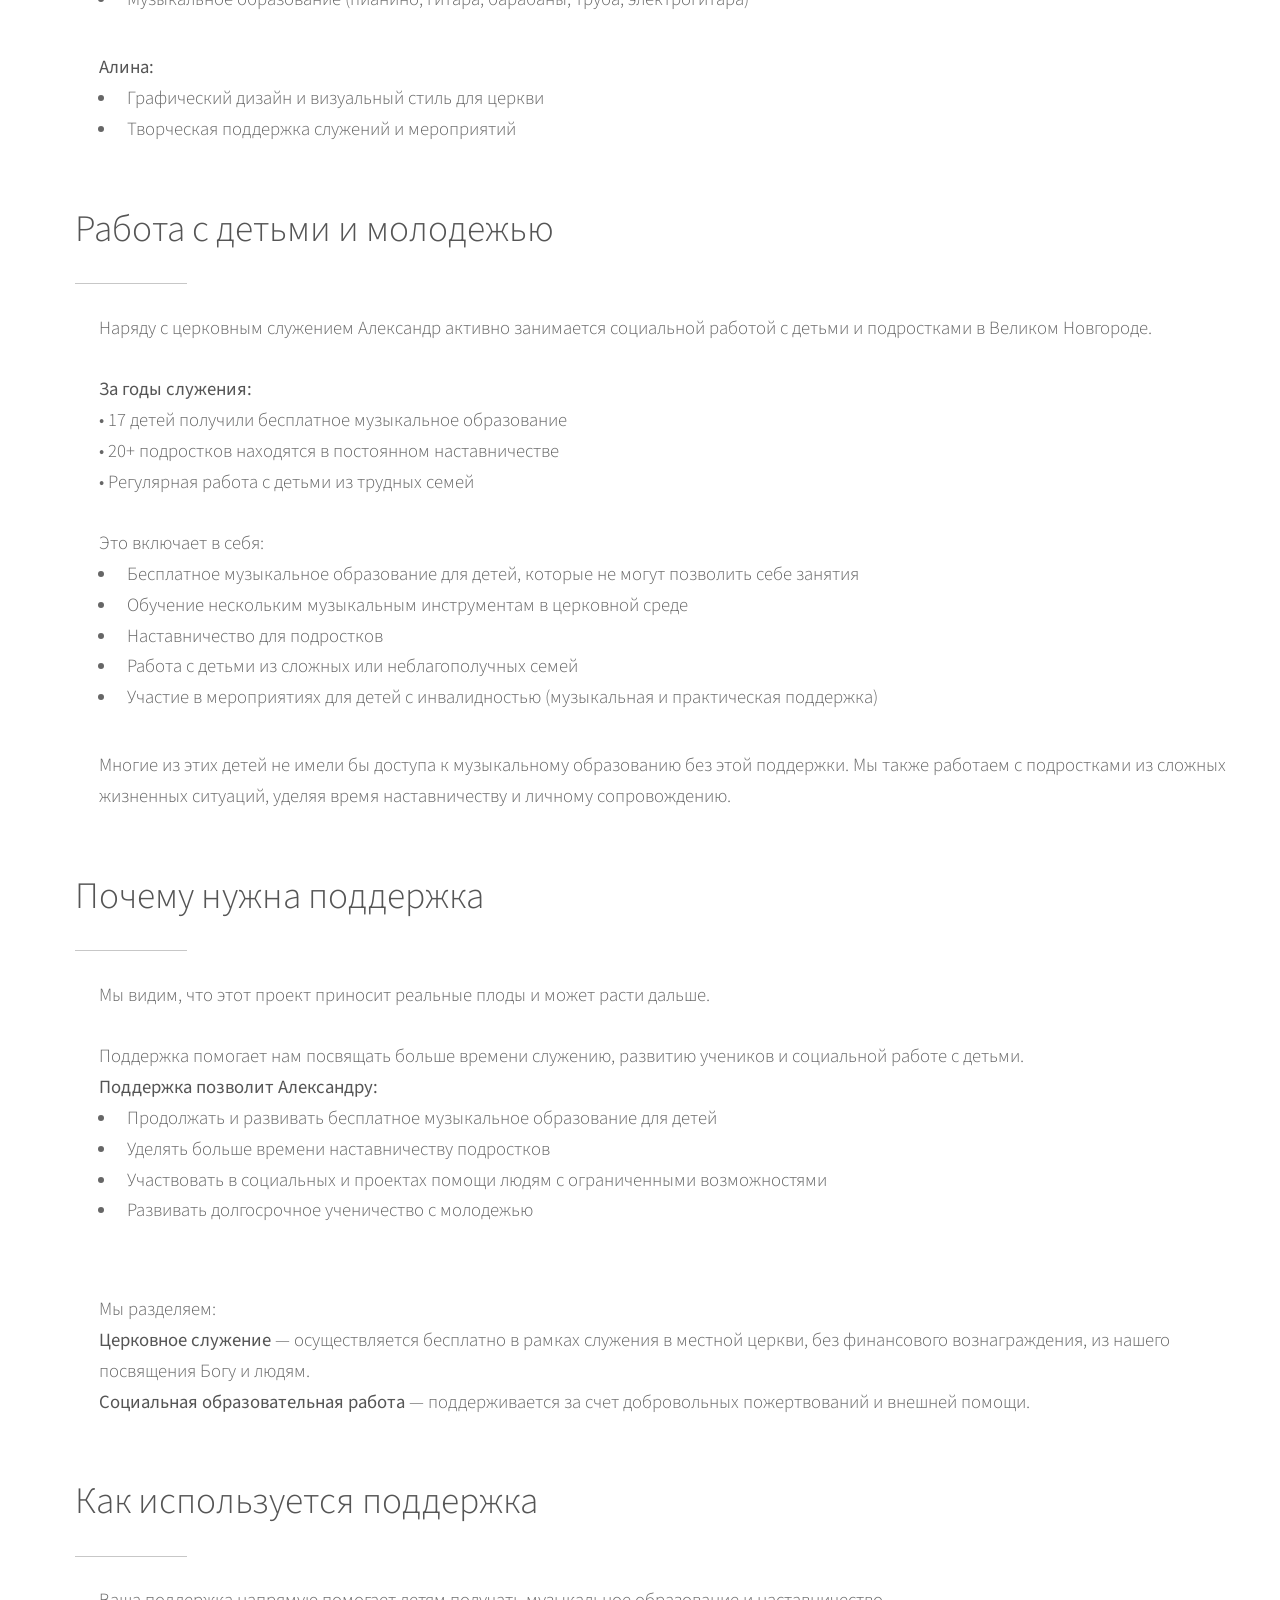
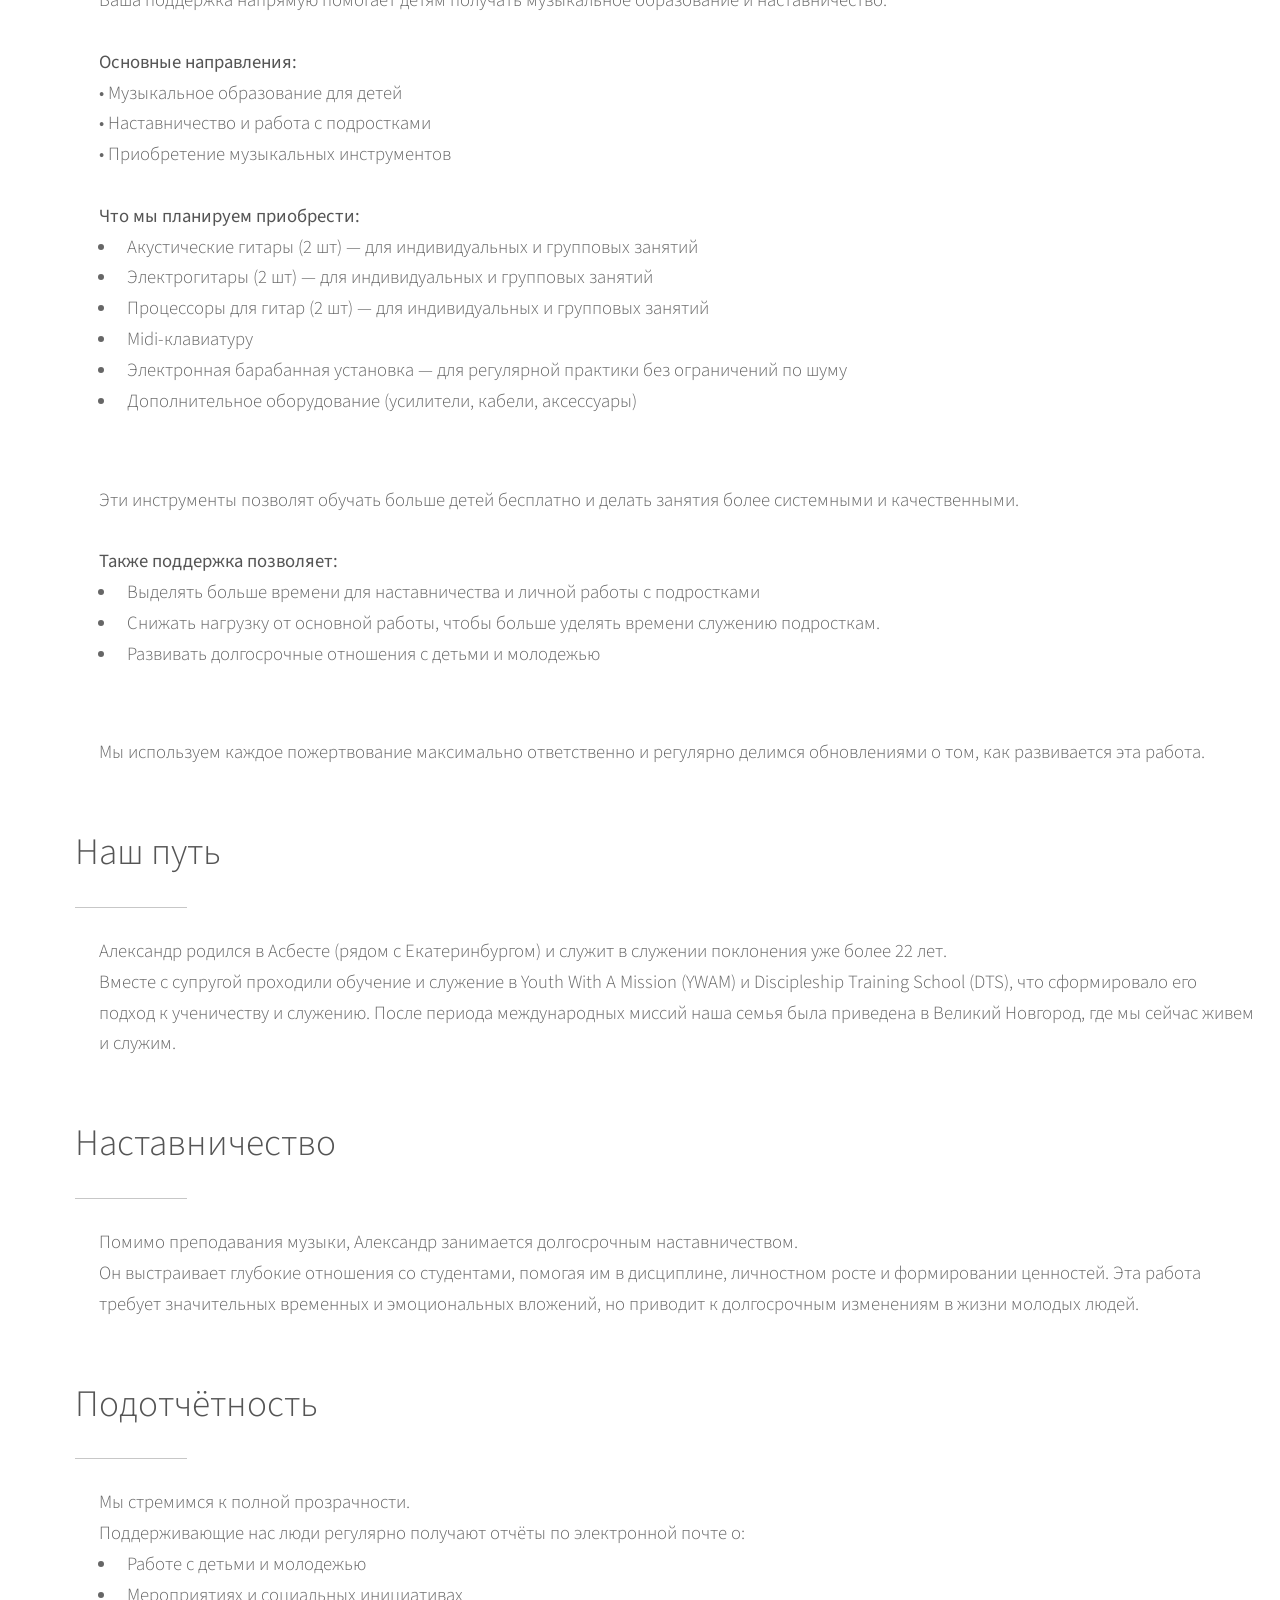
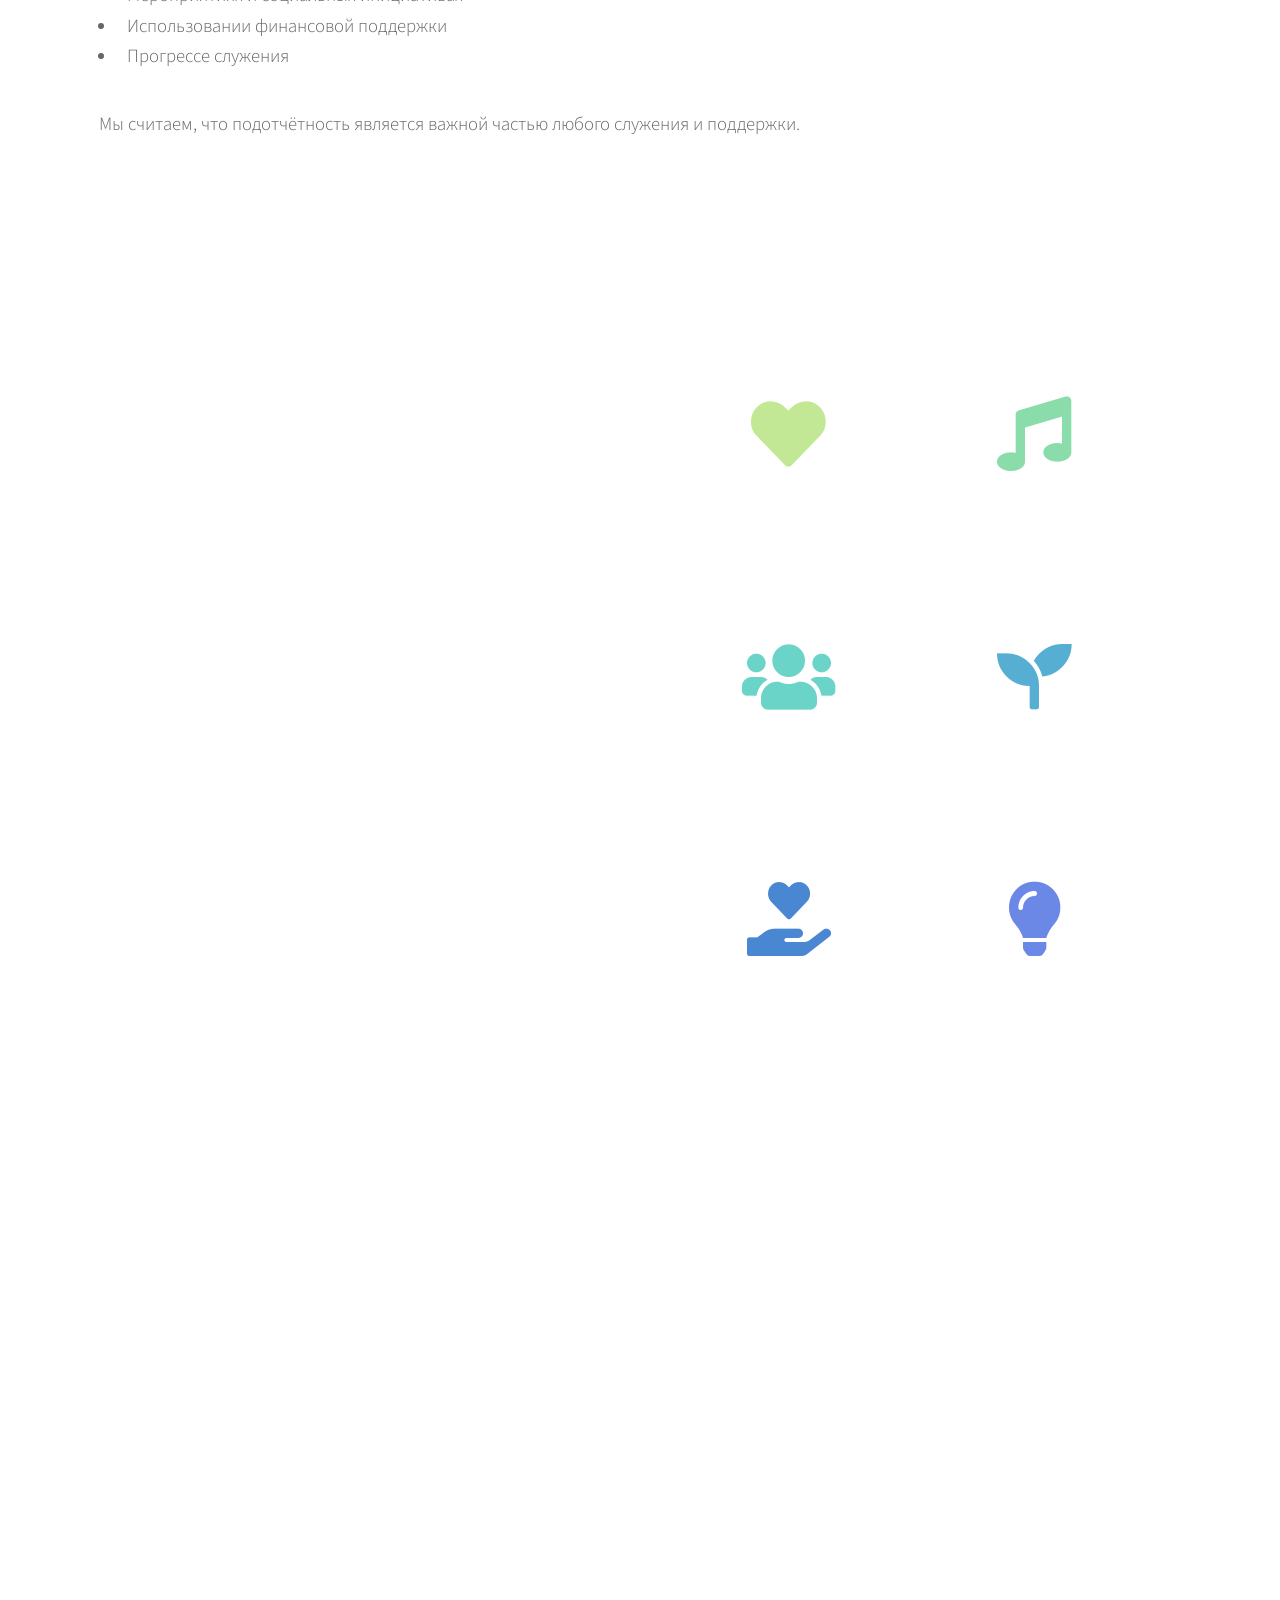
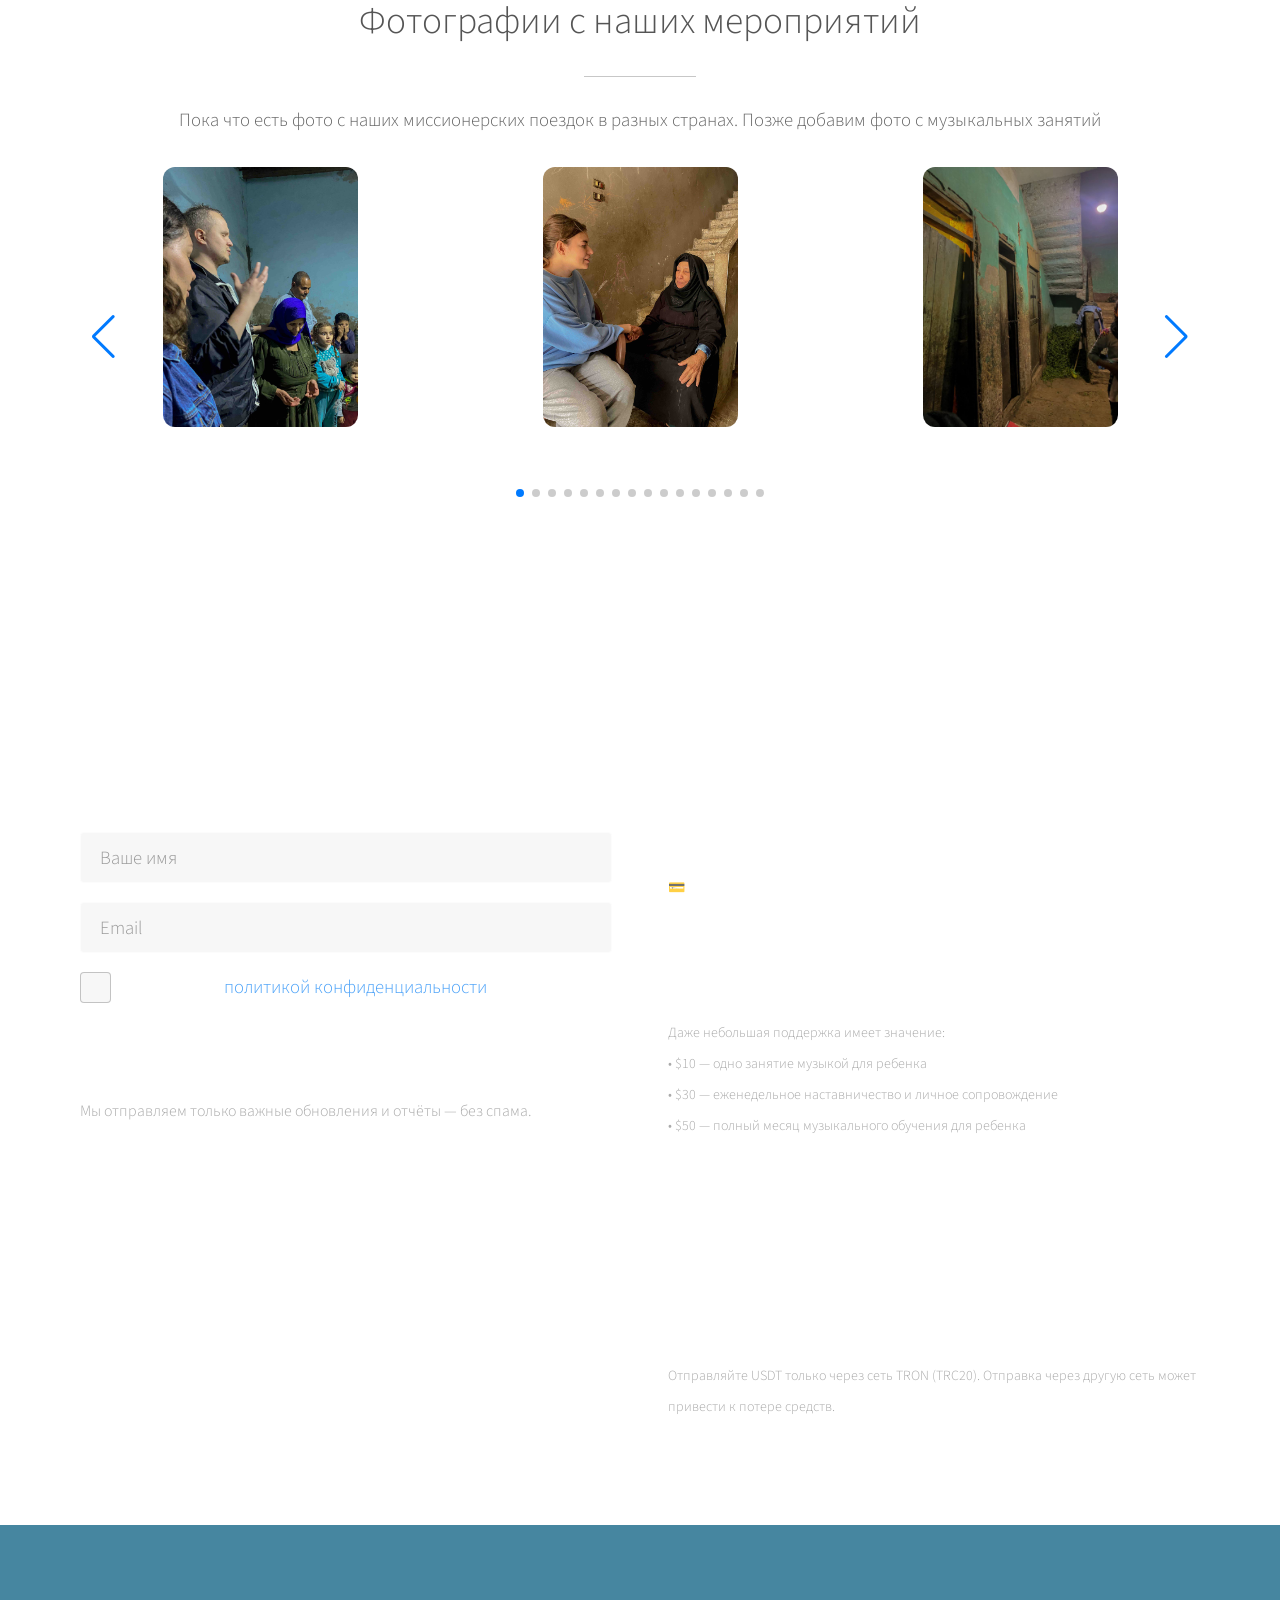
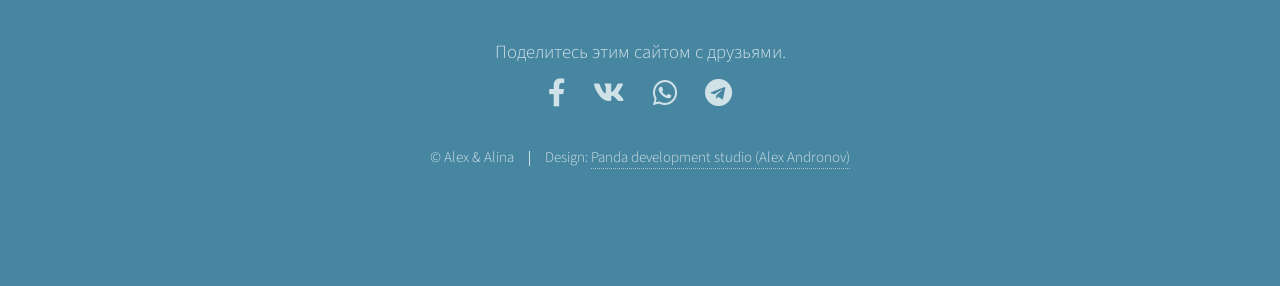
<file: ru.html>
<!DOCTYPE HTML>

<html>
	<head>
<title>Александр и Алина Андроновы | Музыкальное служение, наставничество и работа с детьми</title>

<meta charset="utf-8" />
<meta name="viewport" content="width=device-width, initial-scale=1, user-scalable=no" />

<meta name="description" content="Александр и Алина Андроновы живут и служат в Великом Новгороде. Мы развиваем бесплатное музыкальное образование для детей, занимаемся наставничеством подростков, церковным служением и творческой поддержкой. Наша цель — инвестировать в следующее поколение." />

<meta name="keywords" content="Александр и Алина Андроновы, музыкальное образование для детей, наставничество подростков, церковное служение, Великой Новгород, служение поклонения, обучение музыке, работа с детьми, христианское служение, ученичество" />

<meta name="author" content="Alex & Alina Andronov" />

<link rel="canonical" href="https://alexandrandronov.github.io/alexandr_and_alina_missionaries/ru.html" />

<link rel="icon" type="image/x-icon" href="images/World.png" />

<!-- Open Graph -->
<meta property="og:type" content="website" />
<meta property="og:site_name" content="Alex & Alina Ministry" />
<meta property="og:title" content="Александр и Алина Андроновы | Музыкальное служение и наставничество" />
<meta property="og:description" content="Бесплатное музыкальное образование для детей, наставничество подростков и церковное служение в Великом Новгороде. Мы инвестируем в следующее поколение через музыку и личное сопровождение." />
<meta property="og:url" content="https://alexandrandronov.github.io/alexandr_and_alina_missionaries/ru.html" />
<meta property="og:image" content="https://alexandrandronov.github.io/alexandr_and_alina_missionaries/images/a_and_a.png" />
<meta property="og:image:width" content="1200" />
<meta property="og:image:height" content="630" />

<!-- Twitter Card -->
<meta name="twitter:card" content="summary_large_image" />
<meta name="twitter:title" content="Александр и Алина Андроновы | Музыка и наставничество" />
<meta name="twitter:description" content="Музыкальное образование для детей, наставничество и служение в Великом Новгороде." />
<meta name="twitter:image" content="https://alexandrandronov.github.io/alexandr_and_alina_missionaries/images/a_and_a.png" />



<link rel="stylesheet" href="assets/css/main.css" />
<noscript><link rel="stylesheet" href="assets/css/noscript.css" /></noscript>






	
<!-- Yandex.Metrika counter -->
<script type="text/javascript">
    (function(m,e,t,r,i,k,a){
        m[i]=m[i]||function(){(m[i].a=m[i].a||[]).push(arguments)};
        m[i].l=1*new Date();
        for (var j = 0; j < document.scripts.length; j++) {if (document.scripts[j].src === r) { return; }}
        k=e.createElement(t),a=e.getElementsByTagName(t)[0],k.async=1,k.src=r,a.parentNode.insertBefore(k,a)
    })(window, document,'script','https://mc.yandex.ru/metrika/tag.js?id=108722369', 'ym');

    ym(108722369, 'init', {ssr:true, webvisor:true, clickmap:true, ecommerce:"dataLayer", referrer: document.referrer, url: location.href, accurateTrackBounce:true, trackLinks:true});
</script>
<noscript><div><img src="https://mc.yandex.ru/watch/108722369" style="position:absolute; left:-9999px;" alt="" /></div></noscript>
<!-- /Yandex.Metrika counter -->








		<link rel="stylesheet" href="https://cdn.jsdelivr.net/npm/swiper@10/swiper-bundle.min.css"/>
<!-- Стили Fancybox -->
		<link rel="stylesheet" href="https://cdn.jsdelivr.net/npm/@fancyapps/ui@4.0/dist/fancybox.css" />


	</head>


	<body class="is-preload">

		<!-- Header -->
			<section id="header">
  <div class="inner">
    <span class="icon solid major fa-music"></span>

    <h1>
      Музыка как шанс
      <br>
      <strong>Бесплатное музыкальное образование<br>для детей и подростков</strong>
    </h1>

    <p>
      Уже 17 детей учатся музыке бесплатно в Великом Новгороде.
      <br>
      Мы хотим дать эту возможность ещё большему числу детей.
    </p>
    <p>Наша мотивация — следовать за Богом, служа людям и инвестируя в их жизнь</p>

  <ul class="actions special">
            <li><a href="#four" class="button">Поддержать это служение</a></li>
          </ul>

  </div>
</section>

		<!-- One -->
	<section id="one" class="main style1">
  <div style="width: 100%;" class="container main_div_1">
    <div class="row gtr-150">

      <!-- БЛОК 1: КТО МЫ СЕЙЧАС -->
      <div class="learning_dts col-6 col-12-medium">
        <header class="major">
          <h2>Александр и Алина Андроновы</h2>
        </header>

        <div class="section_show_more" style="padding: 0 24px;">
          Мы живем в Великом Новгороде вместе с нашим сыном (Давид) и служим в нашей местной церковной общине.

          <div class="hide_content">
            Сегодня наш фокус — не международные миссии (на которых мы были в период 2022-2023г), а верное служение там, где мы находимся: мы строим людей, укрепляем церковь и вкладываемся в следующее поколение.

            Мы верим, что служение — это не только то, что происходит на сцене, но и то, что происходит в повседневной жизни с людьми.
          </div>
        </div>
      </div>

      <!-- фото -->
      <div style="margin: 0; padding: 0;" class="col-6 col-12-medium imp-medium">
        <span style="padding: 0; margin: 0;" class="image fit">
          <img src="images/a_and_a.png" alt="" />
        </span>
      </div>
    </div>

<!-- БЛОК 2: СЛУЖЕНИЕ -->
   <div style="margin-top: 0; margin-bottom: 60px;" class="learning_dts_2 col-6 col-12-medium section_show_more">

  <header class="major">
    <h2>Наше служение</h2>
  </header>

  <div style="padding: 0 24px;">
    Александр занимается служением поклонения и молодежным служением.

    <br><br>

    За годы служения через команды Александра более 70 человек были вовлечены в поклонение и ученичество.

    <div class="hide_content">

      <strong>Александр:</strong>
      <ul>
        <li>Руководство командой поклонения (22 года в служении поклонения, 10 лет в роли лидера)</li>
        <li>Молодежное служение</li>
        <li>Наставничество и ученичество</li>
        <li>Музыкальное образование (пианино, гитара, барабаны, труба, электрогитара)</li>
      </ul>

      <strong>Алина:</strong>
      <ul>
        <li>Графический дизайн и визуальный стиль для церкви</li>
        <li>Творческая поддержка служений и мероприятий</li>
      </ul>

    </div>
  </div>

</div>

    <!-- БЛОК 3: ДЕТИ И СОЦИАЛЬНАЯ РАБОТА -->
 <div style="margin-top: 0; margin-bottom: 60px;" class="learning_dts_2 col-6 col-12-medium section_show_more">

  <header class="major">
    <h2>Работа с детьми и молодежью</h2>
  </header>

  <div style="padding: 0 24px;">

    Наряду с церковным служением Александр активно занимается социальной работой с детьми и подростками в Великом Новгороде.

    <br><br>

    <strong>За годы служения:</strong><br>
    • 17 детей получили бесплатное музыкальное образование<br>
    • 20+ подростков находятся в постоянном наставничестве<br>
    • Регулярная работа с детьми из трудных семей

    <div class="hide_content">

      <br>
      Это включает в себя:
      <ul>
        <li>Бесплатное музыкальное образование для детей, которые не могут позволить себе занятия</li>
        <li>Обучение нескольким музыкальным инструментам в церковной среде</li>
        <li>Наставничество для подростков</li>
        <li>Работа с детьми из сложных или неблагополучных семей</li>
        <li>Участие в мероприятиях для детей с инвалидностью (музыкальная и практическая поддержка)</li>
      </ul>

      Многие из этих детей не имели бы доступа к музыкальному образованию без этой поддержки.

      Мы также работаем с подростками из сложных жизненных ситуаций, уделяя время наставничеству и личному сопровождению.

    </div>
  </div>

</div>

    <!-- БЛОК 4: ПОЧЕМУ НУЖНА ПОДДЕРЖКА -->
  <div style="margin-top: 0; margin-bottom: 60px;" class="learning_dts_2 col-6 col-12-medium section_show_more">

      <header class="major">
        <h2>Почему нужна поддержка</h2>
      </header>

      <div style="padding: 0 24px;">
          Мы видим, что этот проект приносит реальные плоды и может расти дальше.

        <br><br>

              Поддержка помогает нам посвящать больше времени служению, развитию учеников и социальной работе с детьми.

        <div class="hide_content">

          <strong>Поддержка позволит Александру:</strong>
          <ul>
            <li>Продолжать и развивать бесплатное музыкальное образование для детей</li>
            <li>Уделять больше времени наставничеству подростков</li>
            <li>Участвовать в социальных и проектах помощи людям с ограниченными возможностями</li>
            <li>Развивать долгосрочное ученичество с молодежью</li>
          </ul>

          <br>

          Мы разделяем:
          <br>
          <strong>Церковное служение</strong> — осуществляется бесплатно в рамках служения в местной церкви, без финансового вознаграждения, из нашего посвящения Богу и людям.<br>
          <strong>Социальная образовательная работа</strong> — поддерживается за счет добровольных пожертвований и внешней помощи.

        </div>
      </div>

    </div>

    <!-- БЛОК: КАК ИСПОЛЬЗУЕТСЯ ПОДДЕРЖКА -->
<div style="margin-top: 0; margin-bottom: 60px;" class="learning_dts_2 col-6 col-12-medium section_show_more">

  <header class="major">
    <h2>Как используется поддержка</h2>
  </header>

  <div style="padding: 0 24px;">

    Ваша поддержка напрямую помогает детям получать музыкальное образование и наставничество.

    <br><br>

    <strong>Основные направления:</strong><br>
    • Музыкальное образование для детей<br>
    • Наставничество и работа с подростками<br>
    • Приобретение музыкальных инструментов

    <div class="hide_content">

      <br>

      <strong>Что мы планируем приобрести:</strong>
      <ul>
        <li>Акустические гитары (2 шт) — для индивидуальных и групповых занятий</li>
        <li>Электрогитары (2 шт) — для индивидуальных и групповых занятий</li>
        <li>Процессоры для гитар (2 шт) — для индивидуальных и групповых занятий</li>
        <li>Midi-клавиатуру</li>
        <li>Электронная барабанная установка — для регулярной практики без ограничений по шуму</li>
        <li>Дополнительное оборудование (усилители, кабели, аксессуары)</li>
      </ul>

      <br>

      Эти инструменты позволят обучать больше детей бесплатно и делать занятия более системными и качественными.

      <br><br>

      <strong>Также поддержка позволяет:</strong>
      <ul>
        <li>Выделять больше времени для наставничества и личной работы с подростками</li>
        <li>Снижать нагрузку от основной работы, чтобы больше уделять времени служению подросткам.</li>
        <li>Развивать долгосрочные отношения с детьми и молодежью</li>
      </ul>

      <br>

      Мы используем каждое пожертвование максимально ответственно и регулярно делимся обновлениями о том, как развивается эта работа.

    </div>

  </div>

</div>



    <!-- БЛОК 5: ПУТЬ -->
   <div style="margin-top: 0; margin-bottom: 60px;" class="learning_dts_2 col-6 col-12-medium section_show_more">

      <header class="major">
        <h2>Наш путь</h2>
      </header>

      <div style="padding: 0 24px;">
        Александр родился в Асбесте (рядом с Екатеринбургом) и служит в служении поклонения уже более 22 лет.

        <div class="hide_content">
          Вместе с супругой проходили обучение и служение в Youth With A Mission (YWAM) и Discipleship Training School (DTS), что сформировало его подход к ученичеству и служению.

          После периода международных миссий наша семья была приведена в Великий Новгород, где мы сейчас живем и служим.
        </div>
      </div>

    </div>

    <!-- БЛОК 6: НАСТАВНИЧЕСТВО -->
   <div style="margin-top: 0; margin-bottom: 60px;" class="learning_dts_2 col-6 col-12-medium section_show_more">

      <header class="major">
        <h2>Наставничество</h2>
      </header>

      <div style="padding: 0 24px;">
        Помимо преподавания музыки, Александр занимается долгосрочным наставничеством.

        <div class="hide_content">
          Он выстраивает глубокие отношения со студентами, помогая им в дисциплине, личностном росте и формировании ценностей.

          Эта работа требует значительных временных и эмоциональных вложений, но приводит к долгосрочным изменениям в жизни молодых людей.
        </div>
      </div>
    </div>

    <!-- БЛОК 7: ПОДОТЧЕТНОСТЬ -->
   <div style="margin-top: 0; margin-bottom: 60px;" class="learning_dts_2 col-6 col-12-medium section_show_more">

      <header class="major">
        <h2>Подотчётность</h2>
      </header>

      <div style="padding: 0 24px;">
        Мы стремимся к полной прозрачности.

        <div class="hide_content">
          Поддерживающие нас люди регулярно получают отчёты по электронной почте о:
          <ul>
            <li>Работе с детьми и молодежью</li>
            <li>Мероприятиях и социальных инициативах</li>
            <li>Использовании финансовой поддержки</li>
            <li>Прогрессе служения</li>
          </ul>

          Мы считаем, что подотчётность является важной частью любого служения и поддержки.
        </div>
      </div>
    </div>

  </div>
</section>





<!-- Two -->
<section id="two" class="main style2">
  <div class="container">
    <div class="row gtr-150">

      <div class="col-6 col-12-medium">

        <header class="header_for_mobile major">
          <h2>Как мы служим на практике</h2>
        </header>

        <br>

        <header class="header_for_mobile major">
          <h3>Александр</h3>
        </header>

        <p><b>Сферы служения:</b></p>

        <ul>
          <li>Руководство служением поклонения в местной церкви</li>
          <li>Музыкальное образование как часть ученичества и наставничества</li>
          <li>Молодежное служение и личное сопровождение</li>
          <li>Наставничество и долгосрочное ученичество</li>
        </ul>

        <p>
          Музыка — это не просто навык, а инструмент для построения отношений, формирования характера и сопровождения человека в его личном развитии.
        </p>

        <header class="header_for_mobile major">
          <h3>Алина</h3>
        </header>

        <p><b>Медиа служение:</b></p>

        <ul>
          <li>Графический дизайн и визуальный стиль для церкви</li>
          <li>Творческая поддержка мероприятий и служений</li>
          <li>Визуальная коммуникация для проектов и работы с сообществом</li>
        </ul>

        <p>
          Ответственная за медиа контент в церкви.
        </p>

        <ul class="actions special">
          <li><a href="#four" class="button wide">Поддержать</a></li>
        </ul>

      </div>

      <div class="col-6 col-12-medium">
        <ul class="we_can major-icons">
          <li><span class="icon solid style1 major fa-heart"></span></li>
          <li><span class="icon solid style2 major fa-music"></span></li>
          <li><span class="icon solid style3 major fa-users"></span></li>
          <li><span class="icon solid style4 major fa-seedling"></span></li>
          <li><span class="icon solid style5 major fa-hand-holding-heart"></span></li>
          <li><span class="icon solid style6 major fa-lightbulb"></span></li>
        </ul>
      </div>

    </div>
  </div>
</section>





	<!-- Three -->
<section id="three" class="main style1 special">
  <div class="container container_slider">
    <header class="major">
      <h2>Фотографии с наших мероприятий</h2>
    </header>
     <small>Пока что есть фото с наших миссионерских поездок в разных странах. Позже добавим фото с музыкальных занятий</small>
     <br>
     <br>

    <div class="swiper myGallerySwiper">
      <div class="swiper-wrapper">

        <div class="swiper-slide">
          <a class="gallery-item" data-fancybox="gallery" data-type="image" href="images/photo_12.jpg">
            <img src="images/photo_12.jpg" alt="">
          </a>
        </div>

        <div class="swiper-slide">
          <a class="gallery-item" data-fancybox="gallery" data-type="image" href="images/photo_14.jpg">
            <img src="images/photo_14.jpg" alt="">
          </a>
        </div>

        <div class="swiper-slide">
          <a class="gallery-item" data-fancybox="gallery" data-type="image" href="images/photo_23.jpg">
            <img src="images/photo_23.jpg" alt="">
          </a>
        </div>

        <div class="swiper-slide">
          <a class="gallery-item" data-fancybox="gallery" data-type="image" href="images/photo_24.jpg">
            <img src="images/photo_24.jpg" alt="">
          </a>
        </div>

        <div class="swiper-slide">
          <a class="gallery-item" data-fancybox="gallery" data-type="image" href="images/photo_25.jpg">
            <img src="images/photo_25.jpg" alt="">
          </a>
        </div>

        <div class="swiper-slide">
          <a class="gallery-item" data-fancybox="gallery" data-type="image" href="images/photo_26.jpg">
            <img src="images/photo_26.jpg" alt="">
          </a>
        </div>

        <div class="swiper-slide">
          <a class="gallery-item" data-fancybox="gallery" data-type="image" href="images/photo_27.jpg">
            <img src="images/photo_27.jpg" alt="">
          </a>
        </div>

        <div class="swiper-slide">
          <a class="gallery-item" data-fancybox="gallery" data-type="image" href="images/photo_18.jpg">
            <img src="images/photo_18.jpg" alt="">
          </a>
        </div>

        <div class="swiper-slide">
          <a class="gallery-item" data-fancybox="gallery" data-type="image" href="images/photo_19.jpg">
            <img src="images/photo_19.jpg" alt="">
          </a>
        </div>

        <div class="swiper-slide">
          <a class="gallery-item" data-fancybox="gallery" data-type="image" href="images/photo_20.jpg">
            <img src="images/photo_20.jpg" alt="">
          </a>
        </div>

        <div class="swiper-slide">
          <a class="gallery-item" data-fancybox="gallery" data-type="image" href="images/photo_21.jpg">
            <img src="images/photo_21.jpg" alt="">
          </a>
        </div>

        <div class="swiper-slide">
          <a class="gallery-item" data-fancybox="gallery" data-type="image" href="images/photo_22.jpg">
            <img src="images/photo_22.jpg" alt="">
          </a>
        </div>

        <div class="swiper-slide">
          <a class="gallery-item" data-fancybox="gallery" data-type="image" href="images/photo_15.jpg">
            <img src="images/photo_15.jpg" alt="">
          </a>
        </div>

        <div class="swiper-slide">
          <a class="gallery-item" data-fancybox="gallery" data-type="image" href="images/photo_16.jpg">
            <img src="images/photo_16.jpg" alt="">
          </a>
        </div>

        <div class="swiper-slide">
          <a class="gallery-item" data-fancybox="gallery" data-type="image" href="images/photo_17.jpg">
            <img src="images/photo_17.jpg" alt="">
          </a>
        </div>

        <div class="swiper-slide">
          <a class="gallery-item" data-fancybox="gallery" data-type="image" href="images/photo_8.jpg">
            <img src="images/photo_8.jpg" alt="">
          </a>
        </div>

      </div>

      <!-- controls -->
      <div class="swiper-button-prev"></div>
      <div class="swiper-button-next"></div>
      <div class="swiper-pagination"></div>

    </div>
  </div>
</section>


<style>
.myGallerySwiper {
  width: 100%;
  padding-bottom: 80px; 
}

.myGallerySwiper .swiper-slide {
  display: flex;
  justify-content: center;
  align-items: center;
}

.myGallerySwiper img {
  width: 100%;
  height: 260px;
  object-fit: cover;
  border-radius: 12px;
  display: block;
}

 /* пагинация */
.myGallerySwiper .swiper-pagination {
  bottom: 0 !important;  
  top: auto !important;
  position: absolute;
}

/* если точки всё равно мешают — можно чуть поднять */
.myGallerySwiper .swiper-pagination {
  transform: translateY(0px);
}

  .container_slider img:focus {
  outline: none !important;
	}
	a:visited {
	  outline: none;
	}
	.container_slider img:focus {
	  outline: none !important;
	}

.container_slider img:focus, 
.container_slider img:active {
  outline: none !important;
}

a:focus, 
a:active {
  outline: none !important;
}

a:visited {
  outline: none;
}
.container_slider a, .container_slider img {
	text-decoration: none !important;
	border: none !important;
}
</style>










			<!-- form for subscribe -->
			<section id="four" class="main style2">
				<div class="container">
					<div class="row gtr-150">
					<div class="col-6 col-12-medium">
						
				<h3>
        Если вы хотите поддержать нас или получать обновления о нашем служении, оставьте ваш email
				</h3>
				<form id="contactForm">
						<div class="row gtr-uniform gtr-50">

							<div class="col-12 col-12-xsmall">
								<input type="text" id="name" name="name" required placeholder="Ваше имя" />
							</div>

							<div class="col-12 col-12-xsmall">
								<input type="email" id="email" name="email" required placeholder="Email" />
							</div>

							<div class="col-12">
								<input type="checkbox" id="consent" required>
								<label style="color: white;" for="consent">
                  Я согласен с
									<a href="privacy-policy-ru.html" style="color:#4CA2F8;">
                    политикой конфиденциальности
									</a>
								</label>
							</div>

							<div class="col-12">
								<ul class="actions special">
									<li>
										<button type="submit" class="button wide">
											Отправить
										</button>
									</li>
								</ul>
							</div>

							<div class="col-12">
								<p style="font-size: 0.85em; color: #aaa; margin-top: 10px;">
                Мы отправляем только важные обновления и отчёты — без спама.
								</p>
							</div>

						</div>
					</form>

				</div>



				<div class="col-6 col-12-medium">

					  <div class="main_support main special">

					    <h3>
                Если вы хотите финансово поддержать нашу семью, вы можете сделать это несколькими способами. 
					    </h3>


               <p style="margin-bottom: 10px;">
                <strong>Поддержка в рублях</strong>
              </p>

                <p style="margin-bottom: 0; font-size:14px;">
                  💳 Карта (Т-Банк / Сбер):<br>
                  <span id="phone_number">
                    +7 922 138 7487
                  </span>

                  <button class="button_copy" id="copyPhone" style="margin-left:8px;">
                    <i class="fas fa-copy"></i>
                  </button>
                </p>

               <hr style="border: none; border-top: 1px solid rgba(255,255,255,0.1); margin: 20px 0;">
                 <p style="margin-bottom: 10px;">
                <strong>через криптовалюту (USDT):</strong>
              </p>
              <p style="margin-top: 10px; margin-bottom: 15px; color:#aaa; font-size:14px;">
                Даже небольшая поддержка имеет значение:
                <br>
                • $10 — одно занятие музыкой для ребенка<br>
                • $30 — еженедельное наставничество и личное сопровождение<br>
                • $50 — полный месяц музыкального обучения для ребенка
                </p>

					    <p style="margin-bottom: 10px;">
                Пожалуйста, убедитесь, что используете правильную сеть при отправке средств.
					    </p>

					    <p style="margin-bottom: 0;">
                <strong>Актив:</strong> USDT
              </p>

              <p style="margin-bottom: 0;">
                <strong>Сеть:</strong> TRON (TRC20)
              </p>

              <p style="margin-bottom: 0;">
                <strong>Адрес кошелька:</strong>
              </p>

					    <div class="wrapper_for_number_wallet">
					      <p id="text_for_copy" style="font-size: 14px; margin: 0;">
					        TLf8BEgxqNnPxD4bpNH6rViqe6uPh2f5ow
					      </p>
					      <button class="button_copy" id="copy">
					        <i class="fas fa-copy"></i>
					      </button>
					    </div>

					    <p style="font-size: 14px; margin-top: 10px; color: #aaa;">
                Отправляйте USDT только через сеть TRON (TRC20). Отправка через другую сеть может привести к потере средств.
					    </p>


					  </div>

					</div>
 
			</div>
			</div>
			</section>




<div id="copyToast" class="copy-toast">Copied ✔</div>

<script>
function copyToClipboard(elementId) {
  const text = document.getElementById(elementId).innerText;

  navigator.clipboard.writeText(text).then(() => {
    showCopyToast();
  });
}

document.addEventListener("DOMContentLoaded", function () {

  const copyWalletBtn = document.getElementById('copy');
  const copyPhoneBtn = document.getElementById('copyPhone');

  if (copyWalletBtn) {
    copyWalletBtn.addEventListener('click', function () {
      copyToClipboard('text_for_copy');
    });
  }

  if (copyPhoneBtn) {
    copyPhoneBtn.addEventListener('click', function () {
      copyToClipboard('phone_number');
    });
  }

});

function showCopyToast() {
  const toast = document.getElementById('copyToast');

  toast.classList.add('show');

  setTimeout(() => {
    toast.classList.remove('show');
  }, 1500);
}
</script>











<!-- SUCCESS -->
<div style="z-index: 3;" class="mainreg-popup-notification" id="mainregSuccessPopup">
  <div class="mainreg-popup-content">
     <p>Ваши данные успешно отправлены! ✅<br><br>
    Мы свяжемся с вами в ближайшее время 📧</p>
    <button class="mainreg-popup-close-btn" onclick="closePopup('mainregSuccessPopup')">Close</button>
  </div>
</div>

<!-- ERROR -->
<div style="z-index: 2;" class="mainreg-popup-notification" id="mainregErrorPopup">
  <div class="mainreg-popup-content">
    <p>Ошибка отправки ⚠️<br><br>Пожалуйста, попробуйте позже</p>
    <button class="mainreg-popup-close-btn" onclick="closePopup('mainregErrorPopup')">Close</button>
  </div>
</div>

<!-- LOADING -->
<div style="z-index: 1;" class="mainreg-popup-notification" id="mainregLoadingPopup">
  <div class="mainreg-popup-content">
    <p><span class="loading-icon">⏳</span>Отправка данных...<br>Пожалуйста, подождите...</p>
  </div>
</div>



<script>
const scriptURL = 'https://script.google.com/macros/s/AKfycbwNkKJ-9nQO0ojvkdZ91oqJJSTqOKtVhve7hClQVE2Y1I4wfAFA7_UFC5GrVYpjPpQi/exec';

document.getElementById('contactForm').addEventListener('submit', function(e) {
  e.preventDefault();

   // Показать уведомление ожидания на 3 секунды
  const loadingPopupId = 'mainregLoadingPopup';
  showPopup(loadingPopupId);
  setTimeout(() => closePopup(loadingPopupId), 5000);

  const formData = {
    name: document.getElementById('name').value.trim(),
    email: document.getElementById('email').value.trim(),
    consent: document.getElementById('consent').checked ? "✅ Yes" : "❌ No"
  };

  fetch(scriptURL, {
    method: 'POST',
    body: JSON.stringify(formData)
  })
  .then(res => res.text())
  .then(() => {
    showPopup('mainregSuccessPopup');
    document.getElementById('contactForm').reset();
  })
  .catch(() => {
    showPopup('mainregErrorPopup');
  });
});

function showPopup(id) {
  const el = document.getElementById(id);
  el.style.display = 'block';

  setTimeout(() => {
    el.style.display = 'none';
  }, 5000);
}

function closePopup(id) {
  document.getElementById(id).style.display = 'none';
}


// ========================
// КАПИТАЛИЗАЦИЯ ПЕРВОЙ БУКВЫ
// ========================
function capitalizeFirstLetter(input) {
    input.value = input.value.split(" ").map(w => w.charAt(0).toUpperCase() + w.slice(1).toLowerCase()).join(" ");
}

['name'].forEach(id => {
    const el = document.getElementById(id);
    if (el) el.addEventListener('blur', () => capitalizeFirstLetter(el));
});
</script>







		<!-- Footer -->
			<section id="footer">
				<div style="margin-bottom: 10px;">Поделитесь этим сайтом с друзьями.</div>
				<ul class="icons">
          <li><a href="https://www.facebook.com/sharer/sharer.php?u=https://alexandrandronov.github.io/alexandr_and_alina_missionaries/ru.html" class="icon brands alt fa-facebook-f" target="blank_"><span class="label">Facebook</span></a></li>
          <li><a href="https://vk.com/share.php?url=https://alexandrandronov.github.io/alexandr_and_alina_missionaries/ru.html" class="icon brands alt fa-vk" target="blank_"><span class="label">vk</span></a></li>
          <li><a href="https://wa.me/?text=https://alexandrandronov.github.io/alexandr_and_alina_missionaries/ru.html" class="icon brands alt fa-whatsapp" target="blank_"><span class="label">whatsapp</span></a></li>
          <li><a href="https://t.me/share/url?url=https://alexandrandronov.github.io/alexandr_and_alina_missionaries/ru.html" class="icon brands alt fa-telegram" target="blank_"><span class="label">telegram</span></a></li>
        </ul>
				<ul class="copyright">
					<li>&copy; Alex & Alina</li><li>Design: <a href="https://pandadevelopment.ru" target="blank_">Panda development studio (Alex Andronov)</a></li>
				</ul>
			</section>

		<!-- Scripts -->
			<script src="assets/js/jquery.min.js"></script>
			<script src="assets/js/jquery.scrolly.min.js"></script>
			<script src="assets/js/browser.min.js"></script>
			<script src="assets/js/breakpoints.min.js"></script>
			<script src="assets/js/util.js"></script>
			<script src="assets/js/main.js"></script>






<!-- carousel карусель -->
<!-- Скрипт Fancybox -->
<script src="https://cdn.jsdelivr.net/npm/@fancyapps/ui@4.0/dist/fancybox.umd.js"></script>
<script src="https://cdn.jsdelivr.net/npm/swiper@10/swiper-bundle.min.js"></script>

<script>
document.addEventListener("DOMContentLoaded", function () {

  const swiper = new Swiper('.myGallerySwiper', {
    loop: true,

    slidesPerView: 1,
    spaceBetween: 20,

    autoplay: {
      delay: 4000,
      disableOnInteraction: false,
    },

    navigation: {
      nextEl: '.swiper-button-next',
      prevEl: '.swiper-button-prev',
    },

    pagination: {
      el: '.swiper-pagination',
      clickable: true,
    },

    breakpoints: {
      768: {
        slidesPerView: 2,
      },
      1024: {
        slidesPerView: 3,
      },
    }
  });

});
</script>

<!-- carousel карусель fancybox -->
<script>
	document.addEventListener("DOMContentLoaded", function () {
  // Инициализация Fancybox
 Fancybox.bind('[data-fancybox="gallery"]', {

  loop: true,

  Carousel: {
    preload: 5 
  },

  arrows: true,
  infobar: true,
  toolbar: true,

  buttons: ['zoom', 'close'],

  transitionEffect: 'fade',
  transitionDuration: 300,

  closeClick: 'outside',

  keyboard: true,
  zoom: true,

  Thumbs: true,

  Toolbar: {
    display: ["counter", "zoom", "fullscreen", "close"]
  },

  dragToClose: true
});
});
</script>

	</body>
</html>
</file>
<file: assets/css/noscript.css>
/*
	Photon by HTML5 UP
	html5up.net | @ajlkn
	Free for personal and commercial use under the CCA 3.0 license (html5up.net/license)
*/

/* Header */

	body.is-preload #header .inner {
		-moz-transform: none;
		-webkit-transform: none;
		-ms-transform: none;
		transform: none;
		opacity: 1;
	}

		body.is-preload #header .inner .actions {
			-moz-transform: none;
			-webkit-transform: none;
			-ms-transform: none;
			transform: none;
			opacity: 1;
		}

	body.is-preload #header:after {
		opacity: 0;
	}
</file>
<file: assets/css/main.css>
@import url("fontawesome-all.min.css");
@import url("https://fonts.googleapis.com/css?family=Source+Sans+Pro:300,300italic,400,400italic");



html, body, div, span, applet, object,
iframe, h1, h2, h3, h4, h5, h6, p, blockquote,
pre, a, abbr, acronym, address, big, cite,
code, del, dfn, em, img, ins, kbd, q, s, samp,
small, strike, strong, sub, sup, tt, var, b,
u, i, center, dl, dt, dd, ol, ul, li, fieldset,
form, label, legend, table, caption, tbody,
tfoot, thead, tr, th, td, article, aside,
canvas, details, embed, figure, figcaption,
footer, header, hgroup, menu, nav, output, ruby,
section, summary, time, mark, audio, video {
	margin: 0;
	padding: 0;
	border: 0;
	font-size: 100%;
	font: inherit;
	vertical-align: baseline;}

article, aside, details, figcaption, figure,
footer, header, hgroup, menu, nav, section {
	display: block;}

body {
	line-height: 1;
}

ol, ul {
	list-style: none;
}

blockquote, q {
	quotes: none;
}

	blockquote:before, blockquote:after, q:before, q:after {
		content: '';
		content: none;
	}

table {
	border-collapse: collapse;
	border-spacing: 0;
}

body {
	-webkit-text-size-adjust: none;
}

mark {
	background-color: transparent;
	color: inherit;
}

input::-moz-focus-inner {
	border: 0;
	padding: 0;
}

input, select, textarea {
	-moz-appearance: none;
	-webkit-appearance: none;
	-ms-appearance: none;
	appearance: none;
}

/* Basic */

	html {
		box-sizing: border-box;
	}

	*, *:before, *:after {
		box-sizing: inherit;
	}

	body {
		background: #fff;
	}

		body.is-preload *, body.is-preload *:before, body.is-preload *:after {
			-moz-animation: none !important;
			-webkit-animation: none !important;
			-ms-animation: none !important;
			animation: none !important;
			-moz-transition: none !important;
			-webkit-transition: none !important;
			-ms-transition: none !important;
			transition: none !important;
		}

	body, input, select, textarea {
		color: #666;
		font-family: "Source Sans Pro", Helvetica, sans-serif;
		font-size: 16pt;
		font-weight: 300;
		line-height: 1.65em;
	}

	a {
		-moz-transition: color 0.2s ease-in-out, border-color 0.2s ease-in-out;
		-webkit-transition: color 0.2s ease-in-out, border-color 0.2s ease-in-out;
		-ms-transition: color 0.2s ease-in-out, border-color 0.2s ease-in-out;
		transition: color 0.2s ease-in-out, border-color 0.2s ease-in-out;
		border-bottom: dotted 1px #666;
		color: inherit;
		text-decoration: none;
	}

		a:hover {
			border-bottom-color: transparent !important;
			color: #6bd4c8;
		}

	strong, b {
		color: #555;
		font-weight: 400;
	}

	em, i {
		font-style: italic;
	}

	p {
		margin: 0 0 2em 0;
	}

	h1, h2, h3, h4, h5, h6 {
		color: #555;
		line-height: 1em;
		margin: 0 0 1em 0;
	}

		h1 a, h2 a, h3 a, h4 a, h5 a, h6 a {
			color: inherit;
			text-decoration: none;
		}

	h1 {
		font-size: 2.25em;
		line-height: 1.35em;
	}

	h2 {
		font-size: 2em;
		line-height: 1.35em;
	}

	h3 {
		font-size: 1.35em;
		line-height: 1.5em;
	}

	h4 {
		font-size: 1.25em;
		line-height: 1.5em;
	}

	h5 {
		font-size: 0.9em;
		line-height: 1.5em;
	}

	h6 {
		font-size: 0.7em;
		line-height: 1.5em;
	}

	sub {
		font-size: 0.8em;
		position: relative;
		top: 0.5em;
	}

	sup {
		font-size: 0.8em;
		position: relative;
		top: -0.5em;
	}

	hr {
		border: 0;
		border-bottom: solid 1px rgba(144, 144, 144, 0.5);
		margin: 2em 0;
	}

		hr.major {
			margin: 3em 0;
		}

	blockquote {
		border-left: solid 4px rgba(144, 144, 144, 0.5);
		font-style: italic;
		margin: 0 0 2em 0;
		padding: 0.5em 0 0.5em 2em;
	}

	code {
		background: rgba(144, 144, 144, 0.075);
		border-radius: 4px;
		border: solid 1px rgba(144, 144, 144, 0.5);
		font-family: "Courier New", monospace;
		font-size: 0.9em;
		margin: 0 0.25em;
		padding: 0.25em 0.65em;
	}

	pre {
		-webkit-overflow-scrolling: touch;
		font-family: "Courier New", monospace;
		font-size: 0.9em;
		margin: 0 0 2em 0;
	}

		pre code {
			display: block;
			line-height: 1.75em;
			padding: 1em 1.5em;
			overflow-x: auto;
		}

	.align-left {
		text-align: left;
	}

	.align-center {
		text-align: center;
	}

	.align-right {
		text-align: right;
	}

/* Container */

	.container {
		margin: 0 auto;
		max-width: calc(100% - 4em);
		width: 60em;
	}

		.container.xsmall {
			width: 15em;
		}

		.container.small {
			width: 30em;
		}

		.container.medium {
			width: 45em;
		}

		.container.large {
			width: 75em;
		}

		.container.xlarge {
			width: 90em;
		}

		.container.max {
			width: 100%;
		}

		@media screen and (max-width: 980px) {

			.container {
				max-width: 100% !important;
				width: 100% !important;
			}

		}

		@media screen and (max-width: 480px) {

			.container {
				max-width: calc(100% - 3em);
			}

		}

/* Row */

	.row {
		display: flex;
		flex-wrap: wrap;
		box-sizing: border-box;
		align-items: stretch;
	}

		.row > * {
			box-sizing: border-box;
		}

		.row.gtr-uniform > * > :last-child {
			margin-bottom: 0;
		}

		.row.aln-left {
			justify-content: flex-start;
		}

		.row.aln-center {
			justify-content: center;
		}

		.row.aln-right {
			justify-content: flex-end;
		}

		.row.aln-top {
			align-items: flex-start;
		}

		.row.aln-middle {
			align-items: center;
		}

		.row.aln-bottom {
			align-items: flex-end;
		}

		.row > .imp {
			order: -1;
		}

		.row > .col-1 {
			width: 8.33333%;
		}

		.row > .off-1 {
			margin-left: 8.33333%;
		}

		.row > .col-2 {
			width: 16.66667%;
		}

		.row > .off-2 {
			margin-left: 16.66667%;
		}

		.row > .col-3 {
			width: 25%;
		}

		.row > .off-3 {
			margin-left: 25%;
		}

		.row > .col-4 {
			width: 33.33333%;
		}

		.row > .off-4 {
			margin-left: 33.33333%;
		}

		.row > .col-5 {
			width: 41.66667%;
		}

		.row > .off-5 {
			margin-left: 41.66667%;
		}

		.row > .col-6 {
			width: 50%;
		}

		.row > .off-6 {
			margin-left: 50%;
		}

		.row > .col-7 {
			width: 58.33333%;
		}

		.row > .off-7 {
			margin-left: 58.33333%;
		}

		.row > .col-8 {
			width: 66.66667%;
		}

		.row > .off-8 {
			margin-left: 66.66667%;
		}

		.row > .col-9 {
			width: 75%;
		}

		.row > .off-9 {
			margin-left: 75%;
		}

		.row > .col-10 {
			width: 83.33333%;
		}

		.row > .off-10 {
			margin-left: 83.33333%;
		}

		.row > .col-11 {
			width: 91.66667%;
		}

		.row > .off-11 {
			margin-left: 91.66667%;
		}

		.row > .col-12 {
			width: 100%;
		}

		.row > .off-12 {
			margin-left: 100%;
		}

		.row.gtr-0 {
			margin-top: 0;
			margin-left: 0em;
		}

			.row.gtr-0 > * {
				padding: 0 0 0 0em;
			}

			.row.gtr-0.gtr-uniform {
				margin-top: 0em;
			}

				.row.gtr-0.gtr-uniform > * {
					padding-top: 0em;
				}

		.row.gtr-25 {
			margin-top: 0;
			margin-left: -0.5em;
		}

			.row.gtr-25 > * {
				padding: 0 0 0 0.5em;
			}

			.row.gtr-25.gtr-uniform {
				margin-top: -0.5em;
			}

				.row.gtr-25.gtr-uniform > * {
					padding-top: 0.5em;
				}

		.row.gtr-50 {
			margin-top: 0;
			margin-left: -1em;
		}

			.row.gtr-50 > * {
				padding: 0 0 0 1em;
			}

			.row.gtr-50.gtr-uniform {
				margin-top: -1em;
			}

				.row.gtr-50.gtr-uniform > * {
					padding-top: 1em;
				}

		.row {
			margin-top: 0;
			margin-left: -2em;
		}

			.row > * {
				padding: 0 0 0 2em;
			}

			.row.gtr-uniform {
				margin-top: -2em;
			}

				.row.gtr-uniform > * {
					padding-top: 2em;
				}

		.row.gtr-150 {
			margin-top: 0;
			margin-left: -3em;
		}

			.row.gtr-150 > * {
				padding: 0 0 0 3em;
			}

			.row.gtr-150.gtr-uniform {
				margin-top: -3em;
			}

				.row.gtr-150.gtr-uniform > * {
					padding-top: 3em;
				}

		.row.gtr-200 {
			margin-top: 0;
			margin-left: -4em;
		}

			.row.gtr-200 > * {
				padding: 0 0 0 4em;
			}

			.row.gtr-200.gtr-uniform {
				margin-top: -4em;
			}

				.row.gtr-200.gtr-uniform > * {
					padding-top: 4em;
				}

		@media screen and (max-width: 1680px) {

			.row {
				display: flex;
				flex-wrap: wrap;
				box-sizing: border-box;
				align-items: stretch;
			}

				.row > * {
					box-sizing: border-box;
				}

				.row.gtr-uniform > * > :last-child {
					margin-bottom: 0;
				}

				.row.aln-left {
					justify-content: flex-start;
				}

				.row.aln-center {
					justify-content: center;
				}

				.row.aln-right {
					justify-content: flex-end;
				}

				.row.aln-top {
					align-items: flex-start;
				}

				.row.aln-middle {
					align-items: center;
				}

				.row.aln-bottom {
					align-items: flex-end;
				}

				.row > .imp-xlarge {
					order: -1;
				}

				.row > .col-1-xlarge {
					width: 8.33333%;
				}

				.row > .off-1-xlarge {
					margin-left: 8.33333%;
				}

				.row > .col-2-xlarge {
					width: 16.66667%;
				}

				.row > .off-2-xlarge {
					margin-left: 16.66667%;
				}

				.row > .col-3-xlarge {
					width: 25%;
				}

				.row > .off-3-xlarge {
					margin-left: 25%;
				}

				.row > .col-4-xlarge {
					width: 33.33333%;
				}

				.row > .off-4-xlarge {
					margin-left: 33.33333%;
				}

				.row > .col-5-xlarge {
					width: 41.66667%;
				}

				.row > .off-5-xlarge {
					margin-left: 41.66667%;
				}

				.row > .col-6-xlarge {
					width: 50%;
				}

				.row > .off-6-xlarge {
					margin-left: 50%;
				}

				.row > .col-7-xlarge {
					width: 58.33333%;
				}

				.row > .off-7-xlarge {
					margin-left: 58.33333%;
				}

				.row > .col-8-xlarge {
					width: 66.66667%;
				}

				.row > .off-8-xlarge {
					margin-left: 66.66667%;
				}

				.row > .col-9-xlarge {
					width: 75%;
				}

				.row > .off-9-xlarge {
					margin-left: 75%;
				}

				.row > .col-10-xlarge {
					width: 83.33333%;
				}

				.row > .off-10-xlarge {
					margin-left: 83.33333%;
				}

				.row > .col-11-xlarge {
					width: 91.66667%;
				}

				.row > .off-11-xlarge {
					margin-left: 91.66667%;
				}

				.row > .col-12-xlarge {
					width: 100%;
				}

				.row > .off-12-xlarge {
					margin-left: 100%;
				}

				.row.gtr-0 {
					margin-top: 0;
					margin-left: 0em;
				}

					.row.gtr-0 > * {
						padding: 0 0 0 0em;
					}

					.row.gtr-0.gtr-uniform {
						margin-top: 0em;
					}

						.row.gtr-0.gtr-uniform > * {
							padding-top: 0em;
						}

				.row.gtr-25 {
					margin-top: 0;
					margin-left: -0.5em;
				}

					.row.gtr-25 > * {
						padding: 0 0 0 0.5em;
					}

					.row.gtr-25.gtr-uniform {
						margin-top: -0.5em;
					}

						.row.gtr-25.gtr-uniform > * {
							padding-top: 0.5em;
						}

				.row.gtr-50 {
					margin-top: 0;
					margin-left: -1em;
				}

					.row.gtr-50 > * {
						padding: 0 0 0 1em;
					}

					.row.gtr-50.gtr-uniform {
						margin-top: -1em;
					}

						.row.gtr-50.gtr-uniform > * {
							padding-top: 1em;
						}

				.row {
					margin-top: 0;
					margin-left: -2em;
				}

					.row > * {
						padding: 0 0 0 2em;
					}

					.row.gtr-uniform {
						margin-top: -2em;
					}

						.row.gtr-uniform > * {
							padding-top: 2em;
						}

				.row.gtr-150 {
					margin-top: 0;
					margin-left: -3em;
				}

					.row.gtr-150 > * {
						padding: 0 0 0 3em;
					}

					.row.gtr-150.gtr-uniform {
						margin-top: -3em;
					}

						.row.gtr-150.gtr-uniform > * {
							padding-top: 3em;
						}

				.row.gtr-200 {
					margin-top: 0;
					margin-left: -4em;
				}

					.row.gtr-200 > * {
						padding: 0 0 0 4em;
					}

					.row.gtr-200.gtr-uniform {
						margin-top: -4em;
					}

						.row.gtr-200.gtr-uniform > * {
							padding-top: 4em;
						}

		}

		@media screen and (max-width: 1140px) {

			.row {
				display: flex;
				flex-wrap: wrap;
				box-sizing: border-box;
				align-items: stretch;
			}

				.row > * {
					box-sizing: border-box;
				}

				.row.gtr-uniform > * > :last-child {
					margin-bottom: 0;
				}

				.row.aln-left {
					justify-content: flex-start;
				}

				.row.aln-center {
					justify-content: center;
				}

				.row.aln-right {
					justify-content: flex-end;
				}

				.row.aln-top {
					align-items: flex-start;
				}

				.row.aln-middle {
					align-items: center;
				}

				.row.aln-bottom {
					align-items: flex-end;
				}

				.row > .imp-large {
					order: -1;
				}

				.row > .col-1-large {
					width: 8.33333%;
				}

				.row > .off-1-large {
					margin-left: 8.33333%;
				}

				.row > .col-2-large {
					width: 16.66667%;
				}

				.row > .off-2-large {
					margin-left: 16.66667%;
				}

				.row > .col-3-large {
					width: 25%;
				}

				.row > .off-3-large {
					margin-left: 25%;
				}

				.row > .col-4-large {
					width: 33.33333%;
				}

				.row > .off-4-large {
					margin-left: 33.33333%;
				}

				.row > .col-5-large {
					width: 41.66667%;
				}

				.row > .off-5-large {
					margin-left: 41.66667%;
				}

				.row > .col-6-large {
					width: 50%;
				}

				.row > .off-6-large {
					margin-left: 50%;
				}

				.row > .col-7-large {
					width: 58.33333%;
				}

				.row > .off-7-large {
					margin-left: 58.33333%;
				}

				.row > .col-8-large {
					width: 66.66667%;
				}

				.row > .off-8-large {
					margin-left: 66.66667%;
				}

				.row > .col-9-large {
					width: 75%;
				}

				.row > .off-9-large {
					margin-left: 75%;
				}

				.row > .col-10-large {
					width: 83.33333%;
				}

				.row > .off-10-large {
					margin-left: 83.33333%;
				}

				.row > .col-11-large {
					width: 91.66667%;
				}

				.row > .off-11-large {
					margin-left: 91.66667%;
				}

				.row > .col-12-large {
					width: 100%;
				}

				.row > .off-12-large {
					margin-left: 100%;
				}

				.row.gtr-0 {
					margin-top: 0;
					margin-left: 0em;
				}

					.row.gtr-0 > * {
						padding: 0 0 0 0em;
					}

					.row.gtr-0.gtr-uniform {
						margin-top: 0em;
					}

						.row.gtr-0.gtr-uniform > * {
							padding-top: 0em;
						}

				.row.gtr-25 {
					margin-top: 0;
					margin-left: -0.5em;
				}

					.row.gtr-25 > * {
						padding: 0 0 0 0.5em;
					}

					.row.gtr-25.gtr-uniform {
						margin-top: -0.5em;
					}

						.row.gtr-25.gtr-uniform > * {
							padding-top: 0.5em;
						}

				.row.gtr-50 {
					margin-top: 0;
					margin-left: -1em;
				}

					.row.gtr-50 > * {
						padding: 0 0 0 1em;
					}

					.row.gtr-50.gtr-uniform {
						margin-top: -1em;
					}

						.row.gtr-50.gtr-uniform > * {
							padding-top: 1em;
						}

				.row {
					margin-top: 0;
					margin-left: -2em;
				}

					.row > * {
						padding: 0 0 0 2em;
					}

					.row.gtr-uniform {
						margin-top: -2em;
					}

						.row.gtr-uniform > * {
							padding-top: 2em;
						}

				.row.gtr-150 {
					margin-top: 0;
					margin-left: -3em;
				}

					.row.gtr-150 > * {
						padding: 0 0 0 3em;
					}

					.row.gtr-150.gtr-uniform {
						margin-top: -3em;
					}

						.row.gtr-150.gtr-uniform > * {
							padding-top: 3em;
						}

				.row.gtr-200 {
					margin-top: 0;
					margin-left: -4em;
				}

					.row.gtr-200 > * {
						padding: 0 0 0 4em;
					}

					.row.gtr-200.gtr-uniform {
						margin-top: -4em;
					}

						.row.gtr-200.gtr-uniform > * {
							padding-top: 4em;
						}

		}

		@media screen and (max-width: 980px) {

			.row {
				display: flex;
				flex-wrap: wrap;
				box-sizing: border-box;
				align-items: stretch;
			}

				.row > * {
					box-sizing: border-box;
				}

				.row.gtr-uniform > * > :last-child {
					margin-bottom: 0;
				}

				.row.aln-left {
					justify-content: flex-start;
				}

				.row.aln-center {
					justify-content: center;
				}

				.row.aln-right {
					justify-content: flex-end;
				}

				.row.aln-top {
					align-items: flex-start;
				}

				.row.aln-middle {
					align-items: center;
				}

				.row.aln-bottom {
					align-items: flex-end;
				}

				.row > .imp-medium {
					order: -1;
				}

				.row > .col-1-medium {
					width: 8.33333%;
				}

				.row > .off-1-medium {
					margin-left: 8.33333%;
				}

				.row > .col-2-medium {
					width: 16.66667%;
				}

				.row > .off-2-medium {
					margin-left: 16.66667%;
				}

				.row > .col-3-medium {
					width: 25%;
				}

				.row > .off-3-medium {
					margin-left: 25%;
				}

				.row > .col-4-medium {
					width: 33.33333%;
				}

				.row > .off-4-medium {
					margin-left: 33.33333%;
				}

				.row > .col-5-medium {
					width: 41.66667%;
				}

				.row > .off-5-medium {
					margin-left: 41.66667%;
				}

				.row > .col-6-medium {
					width: 50%;
				}

				.row > .off-6-medium {
					margin-left: 50%;
				}

				.row > .col-7-medium {
					width: 58.33333%;
				}

				.row > .off-7-medium {
					margin-left: 58.33333%;
				}

				.row > .col-8-medium {
					width: 66.66667%;
				}

				.row > .off-8-medium {
					margin-left: 66.66667%;
				}

				.row > .col-9-medium {
					width: 75%;
				}

				.row > .off-9-medium {
					margin-left: 75%;
				}

				.row > .col-10-medium {
					width: 83.33333%;
				}

				.row > .off-10-medium {
					margin-left: 83.33333%;
				}

				.row > .col-11-medium {
					width: 91.66667%;
				}

				.row > .off-11-medium {
					margin-left: 91.66667%;
				}

				.row > .col-12-medium {
					width: 100%;
				}

				.row > .off-12-medium {
					margin-left: 100%;
				}

				.row.gtr-0 {
					margin-top: 0;
					margin-left: 0em;
				}

					.row.gtr-0 > * {
						padding: 0 0 0 0em;
					}

					.row.gtr-0.gtr-uniform {
						margin-top: 0em;
					}

						.row.gtr-0.gtr-uniform > * {
							padding-top: 0em;
						}

				.row.gtr-25 {
					margin-top: 0;
					margin-left: -0.5em;
				}

					.row.gtr-25 > * {
						padding: 0 0 0 0.5em;
					}

					.row.gtr-25.gtr-uniform {
						margin-top: -0.5em;
					}

						.row.gtr-25.gtr-uniform > * {
							padding-top: 0.5em;
						}

				.row.gtr-50 {
					margin-top: 0;
					margin-left: -1em;
				}

					.row.gtr-50 > * {
						padding: 0 0 0 1em;
					}

					.row.gtr-50.gtr-uniform {
						margin-top: -1em;
					}

						.row.gtr-50.gtr-uniform > * {
							padding-top: 1em;
						}

				.row {
					margin-top: 0;
					margin-left: -2em;
				}

					.row > * {
						padding: 0 0 0 2em;
					}

					.row.gtr-uniform {
						margin-top: -2em;
					}

						.row.gtr-uniform > * {
							padding-top: 2em;
						}

				.row.gtr-150 {
					margin-top: 0;
					margin-left: -3em;
				}

					.row.gtr-150 > * {
						padding: 0 0 0 3em;
					}

					.row.gtr-150.gtr-uniform {
						margin-top: -3em;
					}

						.row.gtr-150.gtr-uniform > * {
							padding-top: 3em;
						}

				.row.gtr-200 {
					margin-top: 0;
					margin-left: -4em;
				}

					.row.gtr-200 > * {
						padding: 0 0 0 4em;
					}

					.row.gtr-200.gtr-uniform {
						margin-top: -4em;
					}

						.row.gtr-200.gtr-uniform > * {
							padding-top: 4em;
						}

		}

		@media screen and (max-width: 736px) {

			.row {
				display: flex;
				flex-wrap: wrap;
				box-sizing: border-box;
				align-items: stretch;
			}

				.row > * {
					box-sizing: border-box;
				}

				.row.gtr-uniform > * > :last-child {
					margin-bottom: 0;
				}

				.row.aln-left {
					justify-content: flex-start;
				}

				.row.aln-center {
					justify-content: center;
				}

				.row.aln-right {
					justify-content: flex-end;
				}

				.row.aln-top {
					align-items: flex-start;
				}

				.row.aln-middle {
					align-items: center;
				}

				.row.aln-bottom {
					align-items: flex-end;
				}

				.row > .imp-small {
					order: -1;
				}

				.row > .col-1-small {
					width: 8.33333%;
				}

				.row > .off-1-small {
					margin-left: 8.33333%;
				}

				.row > .col-2-small {
					width: 16.66667%;
				}

				.row > .off-2-small {
					margin-left: 16.66667%;
				}

				.row > .col-3-small {
					width: 25%;
				}

				.row > .off-3-small {
					margin-left: 25%;
				}

				.row > .col-4-small {
					width: 33.33333%;
				}

				.row > .off-4-small {
					margin-left: 33.33333%;
				}

				.row > .col-5-small {
					width: 41.66667%;
				}

				.row > .off-5-small {
					margin-left: 41.66667%;
				}

				.row > .col-6-small {
					width: 50%;
				}

				.row > .off-6-small {
					margin-left: 50%;
				}

				.row > .col-7-small {
					width: 58.33333%;
				}

				.row > .off-7-small {
					margin-left: 58.33333%;
				}

				.row > .col-8-small {
					width: 66.66667%;
				}

				.row > .off-8-small {
					margin-left: 66.66667%;
				}

				.row > .col-9-small {
					width: 75%;
				}

				.row > .off-9-small {
					margin-left: 75%;
				}

				.row > .col-10-small {
					width: 83.33333%;
				}

				.row > .off-10-small {
					margin-left: 83.33333%;
				}

				.row > .col-11-small {
					width: 91.66667%;
				}

				.row > .off-11-small {
					margin-left: 91.66667%;
				}

				.row > .col-12-small {
					width: 100%;
				}

				.row > .off-12-small {
					margin-left: 100%;
				}

				.row.gtr-0 {
					margin-top: 0;
					margin-left: 0em;
				}

					.row.gtr-0 > * {
						padding: 0 0 0 0em;
					}

					.row.gtr-0.gtr-uniform {
						margin-top: 0em;
					}

						.row.gtr-0.gtr-uniform > * {
							padding-top: 0em;
						}

				.row.gtr-25 {
					margin-top: 0;
					margin-left: -0.5em;
				}

					.row.gtr-25 > * {
						padding: 0 0 0 0.5em;
					}

					.row.gtr-25.gtr-uniform {
						margin-top: -0.5em;
					}

						.row.gtr-25.gtr-uniform > * {
							padding-top: 0.5em;
						}

				.row.gtr-50 {
					margin-top: 0;
					margin-left: -1em;
				}

					.row.gtr-50 > * {
						padding: 0 0 0 1em;
					}

					.row.gtr-50.gtr-uniform {
						margin-top: -1em;
					}

						.row.gtr-50.gtr-uniform > * {
							padding-top: 1em;
						}

				.row {
					margin-top: 0;
					margin-left: -2em;
				}

					.row > * {
						padding: 0 0 0 2em;
					}

					.row.gtr-uniform {
						margin-top: -2em;
					}

						.row.gtr-uniform > * {
							padding-top: 2em;
						}

				.row.gtr-150 {
					margin-top: 0;
					margin-left: -3em;
				}

					.row.gtr-150 > * {
						padding: 0 0 0 3em;
					}

					.row.gtr-150.gtr-uniform {
						margin-top: -3em;
					}

						.row.gtr-150.gtr-uniform > * {
							padding-top: 3em;
						}

				.row.gtr-200 {
					margin-top: 0;
					margin-left: -4em;
				}

					.row.gtr-200 > * {
						padding: 0 0 0 4em;
					}

					.row.gtr-200.gtr-uniform {
						margin-top: -4em;
					}

						.row.gtr-200.gtr-uniform > * {
							padding-top: 4em;
						}

		}

		@media screen and (max-width: 480px) {

			.row {
				display: flex;
				flex-wrap: wrap;
				box-sizing: border-box;
				align-items: stretch;
			}

				.row > * {
					box-sizing: border-box;
				}

				.row.gtr-uniform > * > :last-child {
					margin-bottom: 0;
				}

				.row.aln-left {
					justify-content: flex-start;
				}

				.row.aln-center {
					justify-content: center;
				}

				.row.aln-right {
					justify-content: flex-end;
				}

				.row.aln-top {
					align-items: flex-start;
				}

				.row.aln-middle {
					align-items: center;
				}

				.row.aln-bottom {
					align-items: flex-end;
				}

				.row > .imp-xsmall {
					order: -1;
				}

				.row > .col-1-xsmall {
					width: 8.33333%;
				}

				.row > .off-1-xsmall {
					margin-left: 8.33333%;
				}

				.row > .col-2-xsmall {
					width: 16.66667%;
				}

				.row > .off-2-xsmall {
					margin-left: 16.66667%;
				}

				.row > .col-3-xsmall {
					width: 25%;
				}

				.row > .off-3-xsmall {
					margin-left: 25%;
				}

				.row > .col-4-xsmall {
					width: 33.33333%;
				}

				.row > .off-4-xsmall {
					margin-left: 33.33333%;
				}

				.row > .col-5-xsmall {
					width: 41.66667%;
				}

				.row > .off-5-xsmall {
					margin-left: 41.66667%;
				}

				.row > .col-6-xsmall {
					width: 50%;
				}

				.row > .off-6-xsmall {
					margin-left: 50%;
				}

				.row > .col-7-xsmall {
					width: 58.33333%;
				}

				.row > .off-7-xsmall {
					margin-left: 58.33333%;
				}

				.row > .col-8-xsmall {
					width: 66.66667%;
				}

				.row > .off-8-xsmall {
					margin-left: 66.66667%;
				}

				.row > .col-9-xsmall {
					width: 75%;
				}

				.row > .off-9-xsmall {
					margin-left: 75%;
				}

				.row > .col-10-xsmall {
					width: 83.33333%;
				}

				.row > .off-10-xsmall {
					margin-left: 83.33333%;
				}

				.row > .col-11-xsmall {
					width: 91.66667%;
				}

				.row > .off-11-xsmall {
					margin-left: 91.66667%;
				}

				.row > .col-12-xsmall {
					width: 100%;
				}

				.row > .off-12-xsmall {
					margin-left: 100%;
				}

				.row.gtr-0 {
					margin-top: 0;
					margin-left: 0em;
				}

					.row.gtr-0 > * {
						padding: 0 0 0 0em;
					}

					.row.gtr-0.gtr-uniform {
						margin-top: 0em;
					}

						.row.gtr-0.gtr-uniform > * {
							padding-top: 0em;
						}

				.row.gtr-25 {
					margin-top: 0;
					margin-left: -0.5em;
				}

					.row.gtr-25 > * {
						padding: 0 0 0 0.5em;
					}

					.row.gtr-25.gtr-uniform {
						margin-top: -0.5em;
					}

						.row.gtr-25.gtr-uniform > * {
							padding-top: 0.5em;
						}

				.row.gtr-50 {
					margin-top: 0;
					margin-left: -1em;
				}

					.row.gtr-50 > * {
						padding: 0 0 0 1em;
					}

					.row.gtr-50.gtr-uniform {
						margin-top: -1em;
					}

						.row.gtr-50.gtr-uniform > * {
							padding-top: 1em;
						}

				.row {
					margin-top: 0;
					margin-left: -2em;
				}

					.row > * {
						padding: 0 0 0 2em;
					}

					.row.gtr-uniform {
						margin-top: -2em;
					}

						.row.gtr-uniform > * {
							padding-top: 2em;
						}

				.row.gtr-150 {
					margin-top: 0;
					margin-left: -3em;
				}

					.row.gtr-150 > * {
						padding: 0 0 0 3em;
					}

					.row.gtr-150.gtr-uniform {
						margin-top: -3em;
					}

						.row.gtr-150.gtr-uniform > * {
							padding-top: 3em;
						}

				.row.gtr-200 {
					margin-top: 0;
					margin-left: -4em;
				}

					.row.gtr-200 > * {
						padding: 0 0 0 4em;
					}

					.row.gtr-200.gtr-uniform {
						margin-top: -4em;
					}

						.row.gtr-200.gtr-uniform > * {
							padding-top: 4em;
						}

		}

		@media screen and (max-width: 320px) {

			.row {
				display: flex;
				flex-wrap: wrap;
				box-sizing: border-box;
				align-items: stretch;
			}

				.row > * {
					box-sizing: border-box;
				}

				.row.gtr-uniform > * > :last-child {
					margin-bottom: 0;
				}

				.row.aln-left {
					justify-content: flex-start;
				}

				.row.aln-center {
					justify-content: center;
				}

				.row.aln-right {
					justify-content: flex-end;
				}

				.row.aln-top {
					align-items: flex-start;
				}

				.row.aln-middle {
					align-items: center;
				}

				.row.aln-bottom {
					align-items: flex-end;
				}

				.row > .imp-xxsmall {
					order: -1;
				}

				.row > .col-1-xxsmall {
					width: 8.33333%;
				}

				.row > .off-1-xxsmall {
					margin-left: 8.33333%;
				}

				.row > .col-2-xxsmall {
					width: 16.66667%;
				}

				.row > .off-2-xxsmall {
					margin-left: 16.66667%;
				}

				.row > .col-3-xxsmall {
					width: 25%;
				}

				.row > .off-3-xxsmall {
					margin-left: 25%;
				}

				.row > .col-4-xxsmall {
					width: 33.33333%;
				}

				.row > .off-4-xxsmall {
					margin-left: 33.33333%;
				}

				.row > .col-5-xxsmall {
					width: 41.66667%;
				}

				.row > .off-5-xxsmall {
					margin-left: 41.66667%;
				}

				.row > .col-6-xxsmall {
					width: 50%;
				}

				.row > .off-6-xxsmall {
					margin-left: 50%;
				}

				.row > .col-7-xxsmall {
					width: 58.33333%;
				}

				.row > .off-7-xxsmall {
					margin-left: 58.33333%;
				}

				.row > .col-8-xxsmall {
					width: 66.66667%;
				}

				.row > .off-8-xxsmall {
					margin-left: 66.66667%;
				}

				.row > .col-9-xxsmall {
					width: 75%;
				}

				.row > .off-9-xxsmall {
					margin-left: 75%;
				}

				.row > .col-10-xxsmall {
					width: 83.33333%;
				}

				.row > .off-10-xxsmall {
					margin-left: 83.33333%;
				}

				.row > .col-11-xxsmall {
					width: 91.66667%;
				}

				.row > .off-11-xxsmall {
					margin-left: 91.66667%;
				}

				.row > .col-12-xxsmall {
					width: 100%;
				}

				.row > .off-12-xxsmall {
					margin-left: 100%;
				}

				.row.gtr-0 {
					margin-top: 0;
					margin-left: 0em;
				}

					.row.gtr-0 > * {
						padding: 0 0 0 0em;
					}

					.row.gtr-0.gtr-uniform {
						margin-top: 0em;
					}

						.row.gtr-0.gtr-uniform > * {
							padding-top: 0em;
						}

				.row.gtr-25 {
					margin-top: 0;
					margin-left: -0.5em;
				}

					.row.gtr-25 > * {
						padding: 0 0 0 0.5em;
					}

					.row.gtr-25.gtr-uniform {
						margin-top: -0.5em;
					}

						.row.gtr-25.gtr-uniform > * {
							padding-top: 0.5em;
						}

				.row.gtr-50 {
					margin-top: 0;
					margin-left: -1em;
				}

					.row.gtr-50 > * {
						padding: 0 0 0 1em;
					}

					.row.gtr-50.gtr-uniform {
						margin-top: -1em;
					}

						.row.gtr-50.gtr-uniform > * {
							padding-top: 1em;
						}

				.row {
					margin-top: 0;
					margin-left: -2em;
				}

					.row > * {
						padding: 0 0 0 2em;
					}

					.row.gtr-uniform {
						margin-top: -2em;
					}

						.row.gtr-uniform > * {
							padding-top: 2em;
						}

				.row.gtr-150 {
					margin-top: 0;
					margin-left: -3em;
				}

					.row.gtr-150 > * {
						padding: 0 0 0 3em;
					}

					.row.gtr-150.gtr-uniform {
						margin-top: -3em;
					}

						.row.gtr-150.gtr-uniform > * {
							padding-top: 3em;
						}

				.row.gtr-200 {
					margin-top: 0;
					margin-left: -4em;
				}

					.row.gtr-200 > * {
						padding: 0 0 0 4em;
					}

					.row.gtr-200.gtr-uniform {
						margin-top: -4em;
					}

						.row.gtr-200.gtr-uniform > * {
							padding-top: 4em;
						}

		}

/* Section/Article */

	section.special, article.special {
		text-align: center;
	}

	header p {
		color: #999;
		margin: 0 0 1.5em 0;
		position: relative;
	}

	header h2 + p {
		font-size: 1.25em;
		line-height: 1.5em;
		margin-top: -1em;
	}

	header h3 + p {
		font-size: 1.1em;
		line-height: 1.5em;
		margin-top: -0.8em;
	}

	header h4 + p,
	header h5 + p,
	header h6 + p {
		font-size: 0.9em;
		line-height: 1.5em;
		margin-top: -0.6em;
	}

	header.major {
		margin: 0 0 1em 0;
	}

		header.major:after {
			background: rgba(144, 144, 144, 0.5);
			content: '';
			display: inline-block;
			height: 1px;
			margin-top: 1.5em;
			width: 6em;
		}

		header.major h2, header.major h3, header.major h4, header.major h5, header.major h6 {
			margin: 0;
		}

		header.major p {
			margin: 0.7em 0 0 0;
		}

	header.special {
		text-align: center;
	}

/* Form */

	form {
		margin: 0 0 2em 0;
	}

	label {
		color: #555;
		display: block;
		font-size: 0.9em;
		font-weight: 400;
		margin: 0 0 1em 0;
	}

	input[type="text"],
	input[type="password"],
	input[type="email"],
	select,
	textarea {
		-moz-appearance: none;
		-webkit-appearance: none;
		-ms-appearance: none;
		appearance: none;
		background: rgba(144, 144, 144, 0.075);
		border-radius: 4px;
		border: none;
		border: solid 1px rgba(255, 255, 255, 0.7);
		color: inherit;
		display: block;
		outline: 0;
		padding: 0 1em;
		text-decoration: none;
		width: 100%;
	}

		input[type="text"]:invalid,
		input[type="password"]:invalid,
		input[type="email"]:invalid,
		select:invalid,
		textarea:invalid {
			box-shadow: none;
		}

		input[type="text"]:focus,
		input[type="password"]:focus,
		input[type="email"]:focus,
		select:focus,
		textarea:focus {
			border-color: #6bd4c8;
		}

	select {
		background-image: url("data:image/svg+xml;charset=utf8,%3Csvg xmlns='http://www.w3.org/2000/svg' width='40' height='40' preserveAspectRatio='none' viewBox='0 0 40 40'%3E%3Cpath d='M9.4,12.3l10.4,10.4l10.4-10.4c0.2-0.2,0.5-0.4,0.9-0.4c0.3,0,0.6,0.1,0.9,0.4l3.3,3.3c0.2,0.2,0.4,0.5,0.4,0.9 c0,0.4-0.1,0.6-0.4,0.9L20.7,31.9c-0.2,0.2-0.5,0.4-0.9,0.4c-0.3,0-0.6-0.1-0.9-0.4L4.3,17.3c-0.2-0.2-0.4-0.5-0.4-0.9 c0-0.4,0.1-0.6,0.4-0.9l3.3-3.3c0.2-0.2,0.5-0.4,0.9-0.4S9.1,12.1,9.4,12.3z' fill='rgba(144, 144, 144, 0.5)' /%3E%3C/svg%3E");
		background-size: 1.25rem;
		background-repeat: no-repeat;
		background-position: calc(100% - 1rem) center;
		height: 2.75em;
		padding-right: 2.75em;
		text-overflow: ellipsis;
	}

		select option {
			color: #555;
			background: #fff;
		}

		select:focus::-ms-value {
			background-color: transparent;
		}

		select::-ms-expand {
			display: none;
		}

	input[type="text"],
	input[type="password"],
	input[type="email"],
	select {
		height: 2.75em;
	}

	textarea {
		padding: 0.75em 1em;
	}

	input[type="checkbox"],
	input[type="radio"] {
		-moz-appearance: none;
		-webkit-appearance: none;
		-ms-appearance: none;
		appearance: none;
		display: block;
		float: left;
		margin-right: -2em;
		opacity: 0;
		width: 1em;
		z-index: -1;
	}

		input[type="checkbox"] + label,
		input[type="radio"] + label {
			text-decoration: none;
			color: #666;
			cursor: pointer;
			display: inline-block;
			font-size: 1em;
			font-weight: 300;
			padding-left: 2.4em;
			padding-right: 0.75em;
			position: relative;
		}

			input[type="checkbox"] + label:before,
			input[type="radio"] + label:before {
				-moz-osx-font-smoothing: grayscale;
				-webkit-font-smoothing: antialiased;
				display: inline-block;
				font-style: normal;
				font-variant: normal;
				text-rendering: auto;
				line-height: 1;
				text-transform: none !important;
				font-family: 'Font Awesome 5 Free';
				font-weight: 900;
			}

			input[type="checkbox"] + label:before,
			input[type="radio"] + label:before {
				background: rgba(144, 144, 144, 0.075);
				border-radius: 4px;
				border: solid 1px rgba(144, 144, 144, 0.5);
				content: '';
				display: inline-block;
				font-size: 0.8em;
				height: 2.0625em;
				left: 0;
				line-height: 2.0625em;
				position: absolute;
				text-align: center;
				top: 0;
				width: 2.0625em;
			}

		input[type="checkbox"]:checked + label:before,
		input[type="radio"]:checked + label:before {
			background: #666666;
			border-color: #666666;
			color: #ffffff;
			content: '\f00c';
		}

		input[type="checkbox"]:focus + label:before,
		input[type="radio"]:focus + label:before {
			border-color: #6bd4c8;
		}

	input[type="checkbox"] + label:before {
		border-radius: 4px;
	}

	input[type="radio"] + label:before {
		border-radius: 100%;
	}

	::-webkit-input-placeholder {
		color: #999 !important;
		opacity: 1.0;
	}

	:-moz-placeholder {
		color: #999 !important;
		opacity: 1.0;
	}

	::-moz-placeholder {
		color: #999 !important;
		opacity: 1.0;
	}

	:-ms-input-placeholder {
		color: #999 !important;
		opacity: 1.0;
	}

/* Box */

	.box {
		border-radius: 4px;
		border: solid 1px rgba(144, 144, 144, 0.5);
		margin-bottom: 2em;
		padding: 1.5em;
	}

		.box > :last-child,
		.box > :last-child > :last-child,
		.box > :last-child > :last-child > :last-child {
			margin-bottom: 0;
		}

		.box.alt {
			border: 0;
			border-radius: 0;
			padding: 0;
		}

/* Icon */

	.icon {
		text-decoration: none;
		border-bottom: none;
		position: relative;
	}

		.icon:before {
			-moz-osx-font-smoothing: grayscale;
			-webkit-font-smoothing: antialiased;
			display: inline-block;
			font-style: normal;
			font-variant: normal;
			text-rendering: auto;
			line-height: 1;
			text-transform: none !important;
			font-family: 'Font Awesome 5 Free';
			font-weight: 400;
		}

		.icon > .label {
			display: none;
		}

		.icon:before {
			line-height: inherit;
		}

		.icon.solid:before {
			font-weight: 900 !important;
		}

		.icon.brands:before {
			font-family: 'Font Awesome 5 Brands';
		}

		.icon.style1:before {
			color: #c3e895;
		}

		.icon.style2:before {
			color: #8addaa;
		}

		.icon.style3:before {
			color: #6bd4c8;
		}

		.icon.style4:before {
			color: #57aed3;
		}

		.icon.style5:before {
			color: #4a87d3;
		}

		.icon.style6:before {
			color: #6b88e6;
		}

		.icon.major {
			text-decoration: none;
			color: #555;
			cursor: default;
			display: inline-block;
			margin: 0 0 1.5em 0;
		}

			.icon.major:before {
				-moz-osx-font-smoothing: grayscale;
				-webkit-font-smoothing: antialiased;
				display: inline-block;
				font-style: normal;
				font-variant: normal;
				text-rendering: auto;
				line-height: 1;
				text-transform: none !important;
				font-family: 'Font Awesome 5 Free';
				font-weight: 400;
			}

			.icon.major:before {
				font-size: 4em;
				line-height: 1em;
			}

/* Image */

	.image {
		border-radius: 4px;
		border: 0;
		display: inline-block;
		position: relative;
	}

		.image img {
			border-radius: 4px;
			display: block;
		}

		.image.left {
			float: left;
			padding: 0 1.5em 1em 0;
			top: 0.25em;
		}

		.image.right {
			float: right;
			padding: 0 0 1em 1.5em;
			top: 0.25em;
		}

		.image.left, .image.right {
			max-width: 40%;
		}

			.image.left img, .image.right img {
				width: 100%;
			}

		.image.fit {
			display: block;
			margin: 0 0 2em 0;
			width: 100%;
		}

			.image.fit img {
				width: 100%;
			}

/* List */

	ol {
		list-style: decimal;
		margin: 0 0 2em 0;
		padding-left: 1.25em;
	}

		ol li {
			padding-left: 0.25em;
		}

	ul {
		list-style: disc;
		margin: 0 0 2em 0;
		padding-left: 1em;
	}

		ul li {
			padding-left: 0.5em;
		}

		ul.alt {
			list-style: none;
			padding-left: 0;
		}

			ul.alt li {
				border-top: solid 1px rgba(144, 144, 144, 0.5);
				padding: 0.5em 0;
			}

				ul.alt li:first-child {
					border-top: 0;
					padding-top: 0;
				}

	dl {
		margin: 0 0 2em 0;
	}

/* Actions */

	ul.actions {
		display: -moz-flex;
		display: -webkit-flex;
		display: -ms-flex;
		display: flex;
		cursor: default;
		list-style: none;
		margin-left: -1em;
		padding-left: 0;
	}

		ul.actions li {
			padding: 0 0 0 1em;
			vertical-align: middle;
		}

		ul.actions.special {
			-moz-justify-content: center;
			-webkit-justify-content: center;
			-ms-justify-content: center;
			justify-content: center;
			width: 100%;
			margin-left: 0;
		}

			ul.actions.special li:first-child {
				padding-left: 0;
			}

		ul.actions.stacked {
			-moz-flex-direction: column;
			-webkit-flex-direction: column;
			-ms-flex-direction: column;
			flex-direction: column;
			margin-left: 0;
		}

			ul.actions.stacked li {
				padding: 1.3em 0 0 0;
			}

				ul.actions.stacked li:first-child {
					padding-top: 0;
				}

		ul.actions.fit {
			width: calc(100% + 1em);
		}

			ul.actions.fit li {
				-moz-flex-grow: 1;
				-webkit-flex-grow: 1;
				-ms-flex-grow: 1;
				flex-grow: 1;
				-moz-flex-shrink: 1;
				-webkit-flex-shrink: 1;
				-ms-flex-shrink: 1;
				flex-shrink: 1;
				width: 100%;
			}

				ul.actions.fit li > * {
					width: 100%;
				}

			ul.actions.fit.stacked {
				width: 100%;
			}

		@media screen and (max-width: 480px) {

			ul.actions:not(.fixed) {
				-moz-flex-direction: column;
				-webkit-flex-direction: column;
				-ms-flex-direction: column;
				flex-direction: column;
				margin-left: 0;
				width: 100% !important;
			}

				ul.actions:not(.fixed) li {
					-moz-flex-grow: 1;
					-webkit-flex-grow: 1;
					-ms-flex-grow: 1;
					flex-grow: 1;
					-moz-flex-shrink: 1;
					-webkit-flex-shrink: 1;
					-ms-flex-shrink: 1;
					flex-shrink: 1;
					padding: 1em 0 0 0;
					text-align: center;
					width: 100%;
				}

					ul.actions:not(.fixed) li > * {
						width: 100%;
					}

					ul.actions:not(.fixed) li:first-child {
						padding-top: 0;
					}

					ul.actions:not(.fixed) li input[type="submit"],
					ul.actions:not(.fixed) li input[type="reset"],
					ul.actions:not(.fixed) li input[type="button"],
					ul.actions:not(.fixed) li button,
					ul.actions:not(.fixed) li .button {
						width: 100%;
					}

						ul.actions:not(.fixed) li input[type="submit"].icon:before,
						ul.actions:not(.fixed) li input[type="reset"].icon:before,
						ul.actions:not(.fixed) li input[type="button"].icon:before,
						ul.actions:not(.fixed) li button.icon:before,
						ul.actions:not(.fixed) li .button.icon:before {
							margin-left: -0.5em;
						}

		}

/* Icons */

	ul.icons {
		cursor: default;
		list-style: none;
		padding-left: 0;
	}

		ul.icons li {
			display: inline-block;
			padding: 0 1.25em 0 0;
		}

			ul.icons li:last-child {
				padding-right: 0;
			}

			ul.icons li .icon:before {
				font-size: 1.5em;
			}

/* Major Icons */

	ul.major-icons {
		list-style: none;
		padding-left: 0;
	}

		ul.major-icons li {
			display: inline-block;
			padding: 2.5em;
			text-align: center;
		}

			ul.major-icons li .icon {
				-moz-transform: rotate(45deg);
				-webkit-transform: rotate(45deg);
				-ms-transform: rotate(45deg);
				transform: rotate(45deg);
				border-radius: 4px;
				border: solid 1px rgba(144, 144, 144, 0.5);
				display: inline-block;
				height: 8em;
				line-height: 8em;
				margin: 0;
				text-align: center;
				width: 8em;
			}

				ul.major-icons li .icon:before {
					-moz-transform: rotate(-45deg);
					-webkit-transform: rotate(-45deg);
					-ms-transform: rotate(-45deg);
					transform: rotate(-45deg);
					display: inline-block;
					line-height: inherit;
				}

/* Table */

	.table-wrapper {
		-webkit-overflow-scrolling: touch;
		overflow-x: auto;
	}

	table {
		margin: 0 0 2em 0;
		width: 100%;
	}

		table tbody tr {
			border-left: 0;
			border-right: 0;
		}

			table tbody tr:nth-child(2n + 1) {
				background-color: rgba(144, 144, 144, 0.075);
			}

		table td {
			padding: 0.75em 0.75em;
		}

		table th {
			color: #555;
			font-size: 0.9em;
			font-weight: 400;
			padding: 0 0.75em 0.75em 0.75em;
			text-align: left;
		}

		table thead {
			border-bottom: solid 1px rgba(144, 144, 144, 0.5);
		}

		table tfoot {
			border-top: solid 1px rgba(144, 144, 144, 0.5);
		}

		table.alt {
			border-collapse: separate;
		}

			table.alt tbody tr td {
				border: solid 1px rgba(144, 144, 144, 0.5);
				border-left-width: 0;
				border-top-width: 0;
			}

				table.alt tbody tr td:first-child {
					border-left-width: 1px;
				}

			table.alt tbody tr:first-child td {
				border-top-width: 1px;
			}

			table.alt thead {
				border-bottom: 0;
			}

			table.alt tfoot {
				border-top: 0;
			}

/* Button */

	input[type="submit"],
	input[type="reset"],
	input[type="button"],
	button,
	.button {
		-moz-appearance: none;
		-webkit-appearance: none;
		-ms-appearance: none;
		appearance: none;
		-moz-transition: background-color 0.2s ease-in-out, color 0.2s ease-in-out;
		-webkit-transition: background-color 0.2s ease-in-out, color 0.2s ease-in-out;
		-ms-transition: background-color 0.2s ease-in-out, color 0.2s ease-in-out;
		transition: background-color 0.2s ease-in-out, color 0.2s ease-in-out;
		background-color: transparent;
		border-radius: 4px;
		border: 0;
		box-shadow: inset 0 0 0 1px rgba(144, 144, 144, 0.5);
		color: #555 !important;
		cursor: pointer;
		display: inline-block;
		font-size: 0.9em;
		font-weight: 400;
		height: 2.75em;
		letter-spacing: 0.125em;
		line-height: 2.75em;
		padding: 0 2em;
		text-align: center;
		text-decoration: none;
		text-indent: 0.125em;
		text-transform: uppercase;
		white-space: nowrap;
	}

		input[type="submit"]:hover,
		input[type="reset"]:hover,
		input[type="button"]:hover,
		button:hover,
		.button:hover {
			background-color: rgba(144, 144, 144, 0.075);
		}

		input[type="submit"]:active,
		input[type="reset"]:active,
		input[type="button"]:active,
		button:active,
		.button:active {
			background-color: rgba(144, 144, 144, 0.2);
		}

		input[type="submit"].icon:before,
		input[type="reset"].icon:before,
		input[type="button"].icon:before,
		button.icon:before,
		.button.icon:before {
			margin-right: 0.5em;
		}

		input[type="submit"].fit,
		input[type="reset"].fit,
		input[type="button"].fit,
		button.fit,
		.button.fit {
			width: 100%;
		}

		input[type="submit"].small,
		input[type="reset"].small,
		input[type="button"].small,
		button.small,
		.button.small {
			font-size: 0.7em;
		}

		input[type="submit"].large,
		input[type="reset"].large,
		input[type="button"].large,
		button.large,
		.button.large {
			font-size: 1.25em;
		}

		input[type="submit"].wide,
		input[type="reset"].wide,
		input[type="button"].wide,
		button.wide,
		.button.wide {
			min-width: 12em;
		}

		input[type="submit"].primary,
		input[type="reset"].primary,
		input[type="button"].primary,
		button.primary,
		.button.primary {
			background-color: #555;
			box-shadow: none !important;
			color: #fff !important;
		}

			input[type="submit"].primary:hover,
			input[type="reset"].primary:hover,
			input[type="button"].primary:hover,
			button.primary:hover,
			.button.primary:hover {
				background-color: #626262;
			}

			input[type="submit"].primary:active,
			input[type="reset"].primary:active,
			input[type="button"].primary:active,
			button.primary:active,
			.button.primary:active {
				background-color: #484848;
			}

		input[type="submit"].disabled, input[type="submit"]:disabled,
		input[type="reset"].disabled,
		input[type="reset"]:disabled,
		input[type="button"].disabled,
		input[type="button"]:disabled,
		button.disabled,
		button:disabled,
		.button.disabled,
		.button:disabled {
			cursor: default;
			opacity: 0.25;
		}

/* Main */

	.main {
		padding: 6em 0 4em 0 ;
	}

		.main.style1 {
			background: #fff;
		}

		.main.style2 {
			background-color: #333;
			color: rgba(255, 255, 255, 0.75);
			background-attachment: fixed,							fixed;
			background-image: url("images/overlay1.png"), url("../../images/header.jpg");
			background-size: auto,							cover;
		}

			.main.style2 a {
				border-bottom-color: rgba(255, 255, 255, 0.5);
			}

				.main.style2 a:hover {
					color: #ffffff;
				}

			.main.style2 h1, .main.style2 h2, .main.style2 h3, .main.style2 h4, .main.style2 h5, .main.style2 h6, .main.style2 strong, .main.style2 b {
				color: #ffffff;
			}

			.main.style2 header p {
				color: #ffffff;
			}

			.main.style2 header.major:after {
				background: #ffffff;
			}

			.main.style2 input[type="submit"],
			.main.style2 input[type="reset"],
			.main.style2 input[type="button"],
			.main.style2 button,
			.main.style2 .button {
				box-shadow: inset 0 0 0 1px #ffffff;
				color: #ffffff !important;
			}

				.main.style2 input[type="submit"]:hover,
				.main.style2 input[type="reset"]:hover,
				.main.style2 input[type="button"]:hover,
				.main.style2 button:hover,
				.main.style2 .button:hover {
					background-color: rgba(255, 255, 255, 0.125);
				}

				.main.style2 input[type="submit"]:active,
				.main.style2 input[type="reset"]:active,
				.main.style2 input[type="button"]:active,
				.main.style2 button:active,
				.main.style2 .button:active {
					background-color: rgba(255, 255, 255, 0.25);
				}

				.main.style2 input[type="submit"].primary,
				.main.style2 input[type="reset"].primary,
				.main.style2 input[type="button"].primary,
				.main.style2 button.primary,
				.main.style2 .button.primary {
					background-color: #ffffff;
					box-shadow: inset 0 0 0 1px #ffffff !important;
					color: #333 !important;
				}

					.main.style2 input[type="submit"].primary:hover,
					.main.style2 input[type="reset"].primary:hover,
					.main.style2 input[type="button"].primary:hover,
					.main.style2 button.primary:hover,
					.main.style2 .button.primary:hover {
						background-color: rgba(255, 255, 255, 0.125) !important;
						color: #ffffff !important;
					}

					.main.style2 input[type="submit"].primary:active,
					.main.style2 input[type="reset"].primary:active,
					.main.style2 input[type="button"].primary:active,
					.main.style2 button.primary:active,
					.main.style2 .button.primary:active {
						background-color: rgba(255, 255, 255, 0.25) !important;
					}

			.main.style2 ul.major-icons li .icon {
				border-color: #ffffff;
			}

			.main.style2 .icon.major {
				color: #ffffff;
			}

/* Header */

	#header {
		padding: 9em 0 9em 0 ;
		background-color: #4686a0;
		color: rgba(255, 255, 255, 0.75);
		background-attachment: fixed,							fixed,							fixed;
		background-image: url("images/overlay2.png"), url("images/overlay3.svg"), linear-gradient(45deg, #c6996b 5%, #a44f4fdb 30%, #4361c2);
		background-position: top left,						center center,					center center;
		background-size: auto,							cover,							cover;
		overflow: hidden;
		position: relative;
		text-align: center;
	}



		#header a {
			border-bottom-color: rgba(255, 255, 255, 0.5);
		}

			#header a:hover {
				color: #ffffff;
			}

		#header h1, #header h2, #header h3, #header h4, #header h5, #header h6, #header strong, #header b {
			color: #ffffff;
		}

		#header header p {
			color: #ffffff;
		}

		#header header.major:after {
			background: #ffffff;
		}

		#header input[type="submit"],
		#header input[type="reset"],
		#header input[type="button"],
		#header button,
		#header .button {
			box-shadow: inset 0 0 0 1px #ffffff;
			color: #ffffff !important;
		}

			#header input[type="submit"]:hover,
			#header input[type="reset"]:hover,
			#header input[type="button"]:hover,
			#header button:hover,
			#header .button:hover {
				background-color: rgba(255, 255, 255, 0.125);
			}

			#header input[type="submit"]:active,
			#header input[type="reset"]:active,
			#header input[type="button"]:active,
			#header button:active,
			#header .button:active {
				background-color: rgba(255, 255, 255, 0.25);
			}

			#header input[type="submit"].primary,
			#header input[type="reset"].primary,
			#header input[type="button"].primary,
			#header button.primary,
			#header .button.primary {
				background-color: #ffffff;
				box-shadow: inset 0 0 0 1px #ffffff !important;
				color: #4686a0 !important;
			}

				#header input[type="submit"].primary:hover,
				#header input[type="reset"].primary:hover,
				#header input[type="button"].primary:hover,
				#header button.primary:hover,
				#header .button.primary:hover {
					background-color: rgba(255, 255, 255, 0.125) !important;
					color: #ffffff !important;
				}

				#header input[type="submit"].primary:active,
				#header input[type="reset"].primary:active,
				#header input[type="button"].primary:active,
				#header button.primary:active,
				#header .button.primary:active {
					background-color: rgba(255, 255, 255, 0.25) !important;
				}

		#header ul.major-icons li .icon {
			border-color: #ffffff;
		}

		#header .icon.major {
			color: #ffffff;
		}

		#header h1 {
			margin: 0;
		}

		#header p {
			margin: 1em 0 0 0;
		}

		#header .actions {
			-moz-justify-content: center;
			-webkit-justify-content: center;
			-ms-justify-content: center;
			justify-content: center;
			margin-top: 2.5em;
			margin-left: 0;
			position: relative;
		}

			#header .actions li:first-child {
				padding-left: 0;
			}

			#header .actions:after {
				background: #ffffff;
				content: '';
				height: 100vh;
				left: 50%;
				position: absolute;
				top: 100%;
				width: 1px;
			}

		#header .inner {
			-moz-transition: -moz-transform 1.5s ease, opacity 2s ease;
			-webkit-transition: -webkit-transform 1.5s ease, opacity 2s ease;
			-ms-transition: -ms-transform 1.5s ease, opacity 2s ease;
			transition: transform 1.5s ease, opacity 2s ease;
			-moz-transition-delay: 0.25s;
			-webkit-transition-delay: 0.25s;
			-ms-transition-delay: 0.25s;
			transition-delay: 0.25s;
			-moz-transform: scale(1);
			-webkit-transform: scale(1);
			-ms-transform: scale(1);
			transform: scale(1);
			opacity: 1;
			position: relative;
			z-index: 1;
		}

			#header .inner .actions {
				-moz-transition: -moz-transform 1.25s ease;
				-webkit-transition: -webkit-transform 1.25s ease;
				-ms-transition: -ms-transform 1.25s ease;
				transition: transform 1.25s ease;
				-moz-transition-delay: 1s;
				-webkit-transition-delay: 1s;
				-ms-transition-delay: 1s;
				transition-delay: 1s;
				-moz-transform: translateY(0);
				-webkit-transform: translateY(0);
				-ms-transform: translateY(0);
				transform: translateY(0);
				opacity: 1;
			}

		#header:after {
			-moz-transition: opacity 1s ease;
			-webkit-transition: opacity 1s ease;
			-ms-transition: opacity 1s ease;
			transition: opacity 1s ease;
			background-image: linear-gradient(45deg, #4fa49a, #4361c2);
			content: '';
			height: 100%;
			left: 0;
			opacity: 0;
			position: absolute;
			top: 0;
			width: 100%;
		}

	body.is-preload #header .inner {
		-moz-transform: scale(1.05);
		-webkit-transform: scale(1.05);
		-ms-transform: scale(1.05);
		transform: scale(1.05);
		opacity: 0;
	}

		body.is-preload #header .inner .actions {
			-moz-transform: translateY(30em);
			-webkit-transform: translateY(30em);
			-ms-transform: translateY(30em);
			transform: translateY(30em);
			opacity: 0;
		}

	body.is-preload #header:after {
		opacity: 1;
	}

/* Footer */

	#footer {
		padding: 6em 0 6em 0 ;
		background-color: #4686a0;
		color: rgba(255, 255, 255, 0.75);
		background-attachment: fixed,							fixed,							fixed;
		background-image: url("images/overlay2.png"), url("images/overlay4.svg"), linear-gradient(45deg, #c6996b, #a44f4fdb 50%, #4361c2 95%);
		background-position: top left,						center center,					center center;
		background-size: auto,							cover,							cover;
		text-align: center;
	}



		#footer a {
			border-bottom-color: rgba(255, 255, 255, 0.5);
		}

			#footer a:hover {
				color: #ffffff;
			}

		#footer h1, #footer h2, #footer h3, #footer h4, #footer h5, #footer h6, #footer strong, #footer b {
			color: #ffffff;
		}

		#footer header p {
			color: #ffffff;
		}

		#footer header.major:after {
			background: #ffffff;
		}

		#footer input[type="submit"],
		#footer input[type="reset"],
		#footer input[type="button"],
		#footer button,
		#footer .button {
			box-shadow: inset 0 0 0 1px #ffffff;
			color: #ffffff !important;
		}

			#footer input[type="submit"]:hover,
			#footer input[type="reset"]:hover,
			#footer input[type="button"]:hover,
			#footer button:hover,
			#footer .button:hover {
				background-color: rgba(255, 255, 255, 0.125);
			}

			#footer input[type="submit"]:active,
			#footer input[type="reset"]:active,
			#footer input[type="button"]:active,
			#footer button:active,
			#footer .button:active {
				background-color: rgba(255, 255, 255, 0.25);
			}

			#footer input[type="submit"].primary,
			#footer input[type="reset"].primary,
			#footer input[type="button"].primary,
			#footer button.primary,
			#footer .button.primary {
				background-color: #ffffff;
				box-shadow: inset 0 0 0 1px #ffffff !important;
				color: #4686a0 !important;
			}

				#footer input[type="submit"].primary:hover,
				#footer input[type="reset"].primary:hover,
				#footer input[type="button"].primary:hover,
				#footer button.primary:hover,
				#footer .button.primary:hover {
					background-color: rgba(255, 255, 255, 0.125) !important;
					color: #ffffff !important;
				}

				#footer input[type="submit"].primary:active,
				#footer input[type="reset"].primary:active,
				#footer input[type="button"].primary:active,
				#footer button.primary:active,
				#footer .button.primary:active {
					background-color: rgba(255, 255, 255, 0.25) !important;
				}

		#footer ul.major-icons li .icon {
			border-color: #ffffff;
		}

		#footer .icon.major {
			color: #ffffff;
		}

		#footer .icons {
			margin: 0;
		}

		#footer .copyright {
			font-size: 0.8em;
			list-style: none;
			margin: 2em 0 0 0;
			padding: 0;
		}

			#footer .copyright li {
				border-left: solid 1px;
				display: inline-block;
				line-height: 1em;
				margin-left: 1em;
				padding: 0 0 0 1em;
			}

				#footer .copyright li:first-child {
					border-left: 0;
					margin-left: 0;
					padding: 0;
				}

/* XLarge */

	@media screen and (max-width: 1680px) {

		/* Basic */

			body, input, select, textarea {
				font-size: 14pt;
			}

		/* Header */

			#header {
				padding: 6em 0 6em 0 ;
			}

	}

/* Large */

	@media screen and (max-width: 1140px) {

		/* Basic */

			body, input, select, textarea {
				font-size: 13pt;
			}

			h1 br, h2 br, h3 br, h4 br, h5 br, h6 br {
				/* display: none; */
			}

		/* List */

			ul.major-icons li {
				padding: 2em;
			}

				ul.major-icons li .icon {
					height: 8em;
					line-height: 8em;
					width: 8em;
				}

		/* Main */

			.main {
				padding: 4em 0 2em 0 ;
			}

				.main.style2 {
					background-attachment: scroll;
				}

		/* Header */

			#header {
				padding: 5em 0 5em 0 ;
				background-attachment: scroll;
			}

				#header br {
					display: inline;
				}

		/* Footer */

			#footer {
				padding: 4em 0 4em 0 ;
				background-attachment: scroll;
			}

	}

/* Medium */

	@media screen and (max-width: 980px) {

		/* List */

			ul.major-icons li {
				padding: 2em;
			}

				ul.major-icons li .icon {
					height: 7em;
					line-height: 7em;
					width: 7em;
				}

		/* Main */

			.main {
				padding: 5em 3em 3em 3em ;
			}

		/* Header */

			#header {
				padding: 8em 3em 8em 3em ;
			}

		/* Footer */

			#footer {
				padding: 5em 3em 5em 3em ;
			}

		/* One */

			#one {
				text-align: center;
			}

		/* Two */

			#two {
				text-align: center;
			}

	}

/* Small */

	@media screen and (max-width: 736px) {

		/* Basic */

			body, input, select, textarea {
				font-size: 12pt;
			}

			h1 {
				font-size: 1.75em;
			}

			h2 {
				font-size: 1.5em;
			}

			h3 {
				font-size: 1.1em;
			}

			h4 {
				font-size: 1em;
			}

		/* List */

			ul.major-icons li {
				padding: 1.5em;
			}

				ul.major-icons li .icon {
					height: 5em;
					line-height: 5em;
					width: 5em;
				}

					ul.major-icons li .icon:before {
						font-size: 42px;
					}

		/* Icon */

			.icon.major {
				margin: 0 0 1em 0;
			}

		/* Button */

			input[type="submit"],
			input[type="reset"],
			input[type="button"],
			button,
			.button {
				height: 3em;
				line-height: 3em;
			}

		/* Main */

			.main {
				padding: 3em 1.5em 1em 1.5em ;
			}

		/* Header */

			#header {
				padding: 4em 3em 4em 3em ;
			}

				#header .actions {
					margin: 2em 0 0 0;
				}

		/* Footer */

			#footer {
				padding: 3em 1.5em 3em 1.5em ;
			}

	}

/* XSmall */

	@media screen and (max-width: 480px) {

		/* Button */

			input[type="submit"],
			input[type="reset"],
			input[type="button"],
			.button {
				padding: 0;
			}

		/* Main */

			.main {
				padding: 2em 1.5em 0.1em 1.5em ;
			}

		/* Header */

			#header {
				padding: 4em 2em 4em 2em ;
			}

				#header br {
					display: none;
				}

		/* Footer */

			#footer {
				padding: 2em 1.5em 2em 1.5em ;
			}

				#footer .copyright {
					margin: 1.5em 0 0 0;
				}

					#footer .copyright li {
						border: 0;
						display: block;
						margin: 1em 0 0 0;
						padding: 0;
					}

						#footer .copyright li:first-child {
							margin-top: 0;
						}

	}

/* XXSmall */

	@media screen and (max-width: 320px) {

		/* Basic */

			html, body {
				min-width: 320px;
			}

		/* Main */

			.main {
				padding: 2em 1em 0.1em 1em ;
			}

		/* Header */

			#header {
				padding: 3em 1em 3em 1em ;
			}

		/* Footer */

			#footer {
				padding: 2em 1em 2em 1em ;
			}

	}








/* main_style */


@media screen and (min-width: 980px) {
	.learning_dts {
		margin-top: 120px;
		/* margin-bottom: 120px; */
	}
}

@media screen and (max-width: 980px) {
	.learning_dts {
		margin-top: 30px;
		margin-bottom: 30px;
	}
	/* qr_code for support */
	.qr_code_for_desktop {
		/* display: none; */
	}
}

@media screen and (min-width: 981px) {
}


.main_support {
	padding: 0 !important;
}




#one {
	padding: 0 !important;
}
#one p {
	padding-right: 16px !important;
}

.main_div_1 {
	padding-right: 0;
	margin-right: 0;
}
@media screen and (max-width: 996px) {
	.main_div_1 p, .main_div_1 ul {
		padding-left: 16px !important;
		padding-right: 16px !important;
	}
}








/* стили для видео */
@media screen and (max-width: 980px) {

}

.main_video_1 {
	height: 30vh;
}
@media screen and (min-width: 1000px) {
	.main_video_1 {
		height: 50vh;
	}
}



/* кнопка показать еще */
.show_more {
	outline: none;
}
.button_show_more {
	margin-top: 20px;
	margin-bottom: 20px;
}
.center_button {
	margin: 0 auto;
	margin-bottom: 20px;
}


@media screen and (max-width: 740px) {
	.button_copy {
		margin-bottom: 60px;
	}
}

.button_copy {
	padding: 0 13px;
	margin-left: 15px;
	margin-top: -23px;
}

.wrapper_for_number_wallet {
	display: flex;
}
@media screen and (max-width: 400px) {
	.wrapper_for_number_wallet {
		display: block;
	}
	.button_copy {
		margin-top: 10px;
		margin-left: 0 !important;
	}
}

.button_copy {
	margin-bottom: 0;
}



* {
	scroll-behavior: smooth;
}

















/* POPUP */
.mainreg-popup-notification {
  display: none;
  position: fixed;
  top: 15px;
  right: 15px;
  background-color: #1f1f1f;
  color: white;
  padding: 18px;
  border-radius: 8px;
  z-index: 9999;
  width: 280px;
  max-width: calc(100% - 30px);
  box-shadow: 
    0 0 0 1px rgba(255,255,255,0.08),
    0 8px 25px rgba(0,0,0,0.6),      
    0 0 20px rgba(255,255,255,0.05); 
}

.mainreg-popup-content p {
  font-size: 14px;
  margin-bottom: 15px;
}


.mainreg-popup-close-btn {
  display: flex !important;
  align-items: center !important;
  justify-content: center !important;

  height: auto !important;
  line-height: normal !important;

  padding: 10px !important;
  width: 100% !important;

  background-color: #2a2a2a !important;
  color: #fff !important;
  border: none !important;
  border-radius: 6px !important;
}

/* mobile */
/*@media (max-width: 400px) {
  .container {
    padding: 25px 18px;
  }

  h1 {
    font-size: 18px;
  }

  input {
    padding: 12px;
  }

  button {
    padding: 12px;
  }
}*/

/* Крутящиеся часы */
@keyframes spin {
  0% { transform: rotate(0deg); }
  100% { transform: rotate(360deg); }
}

.loading-icon {
  display: inline-block;
  animation: spin 1s linear infinite;
  margin-right: 5px;
}






/* уведомление о том, что скопировано */
.copy-toast {
  position: fixed;
  bottom: 20px;
  left: 50%;
  transform: translateX(-50%) translateY(20px);

  background: rgba(30, 30, 30, 0.95);
  color: #fff;

  padding: 10px 16px;
  border-radius: 8px;

  font-size: 14px;
  opacity: 0;
  pointer-events: none;

  transition: all 0.25s ease;
  z-index: 99999;
}

.copy-toast.show {
  opacity: 1;
  transform: translateX(-50%) translateY(0);
}
























/* aaaaaaaaaaaaaaaa */
</file>
